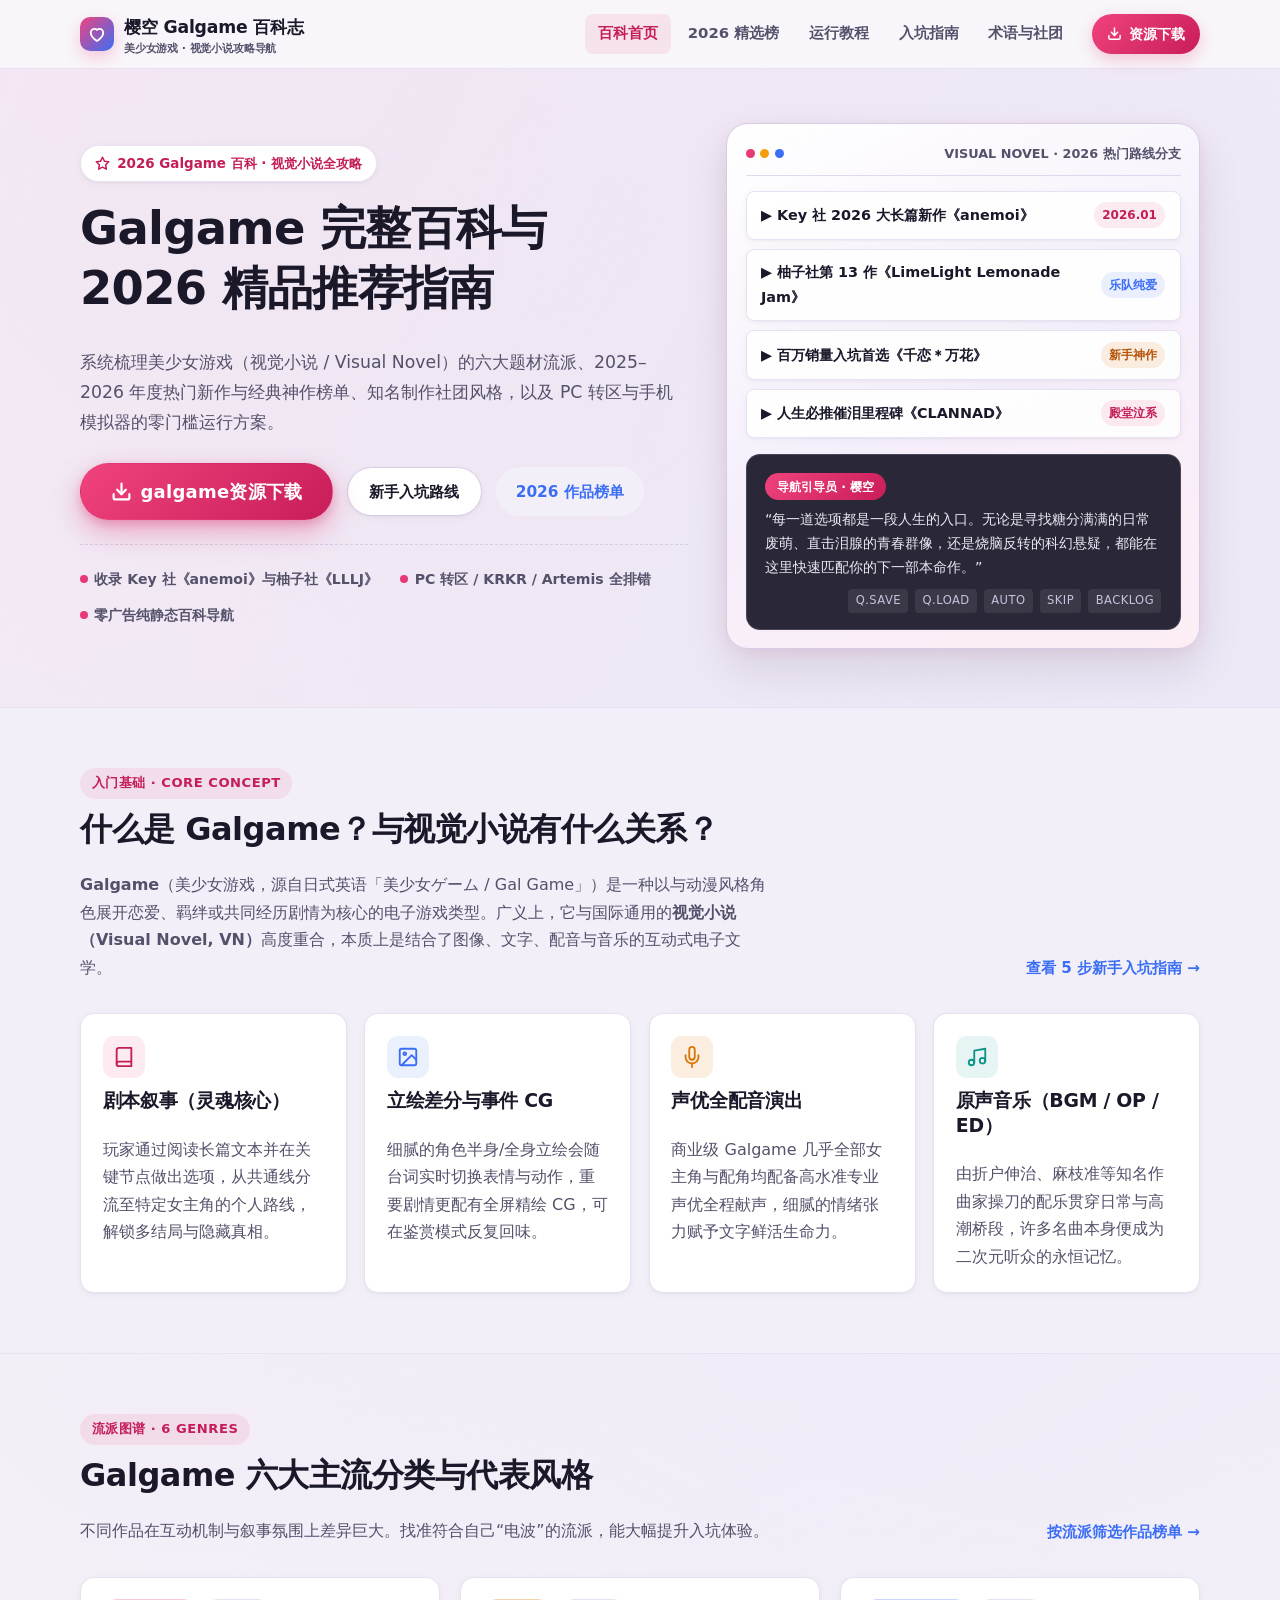
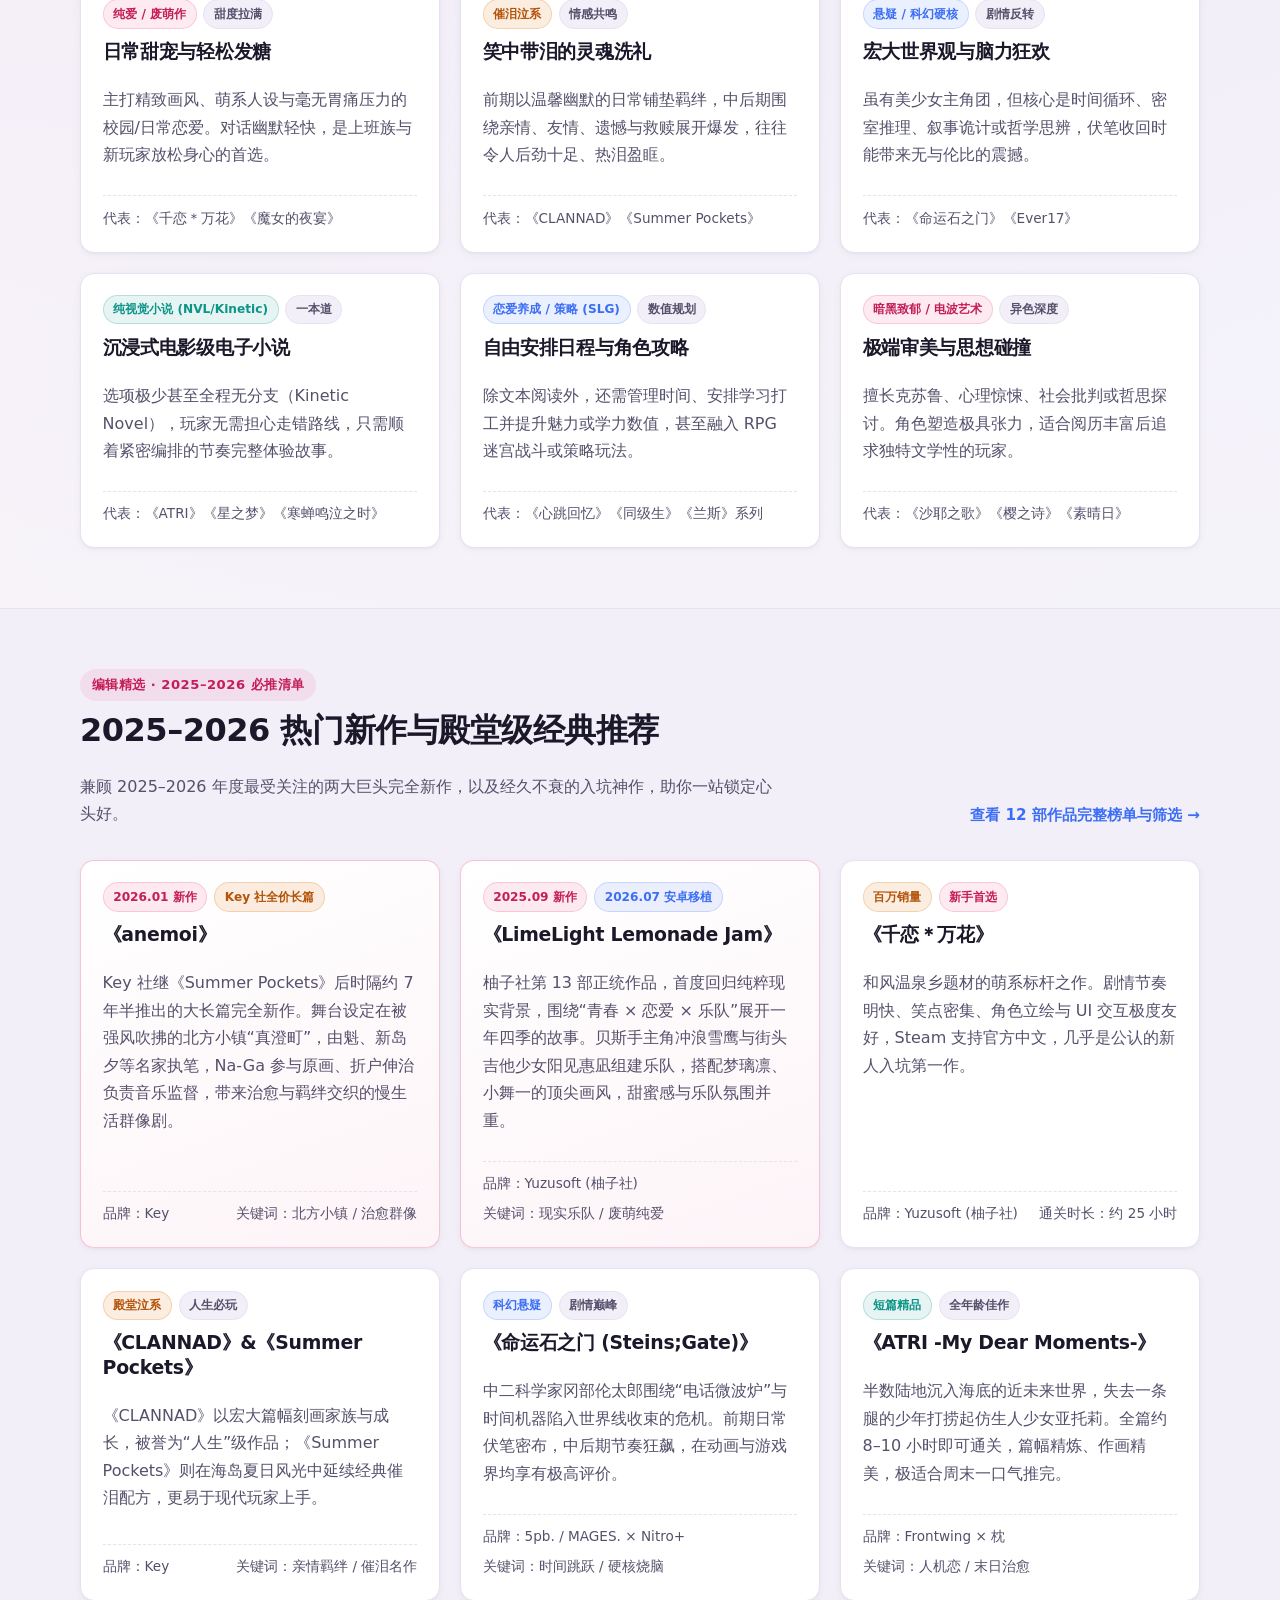
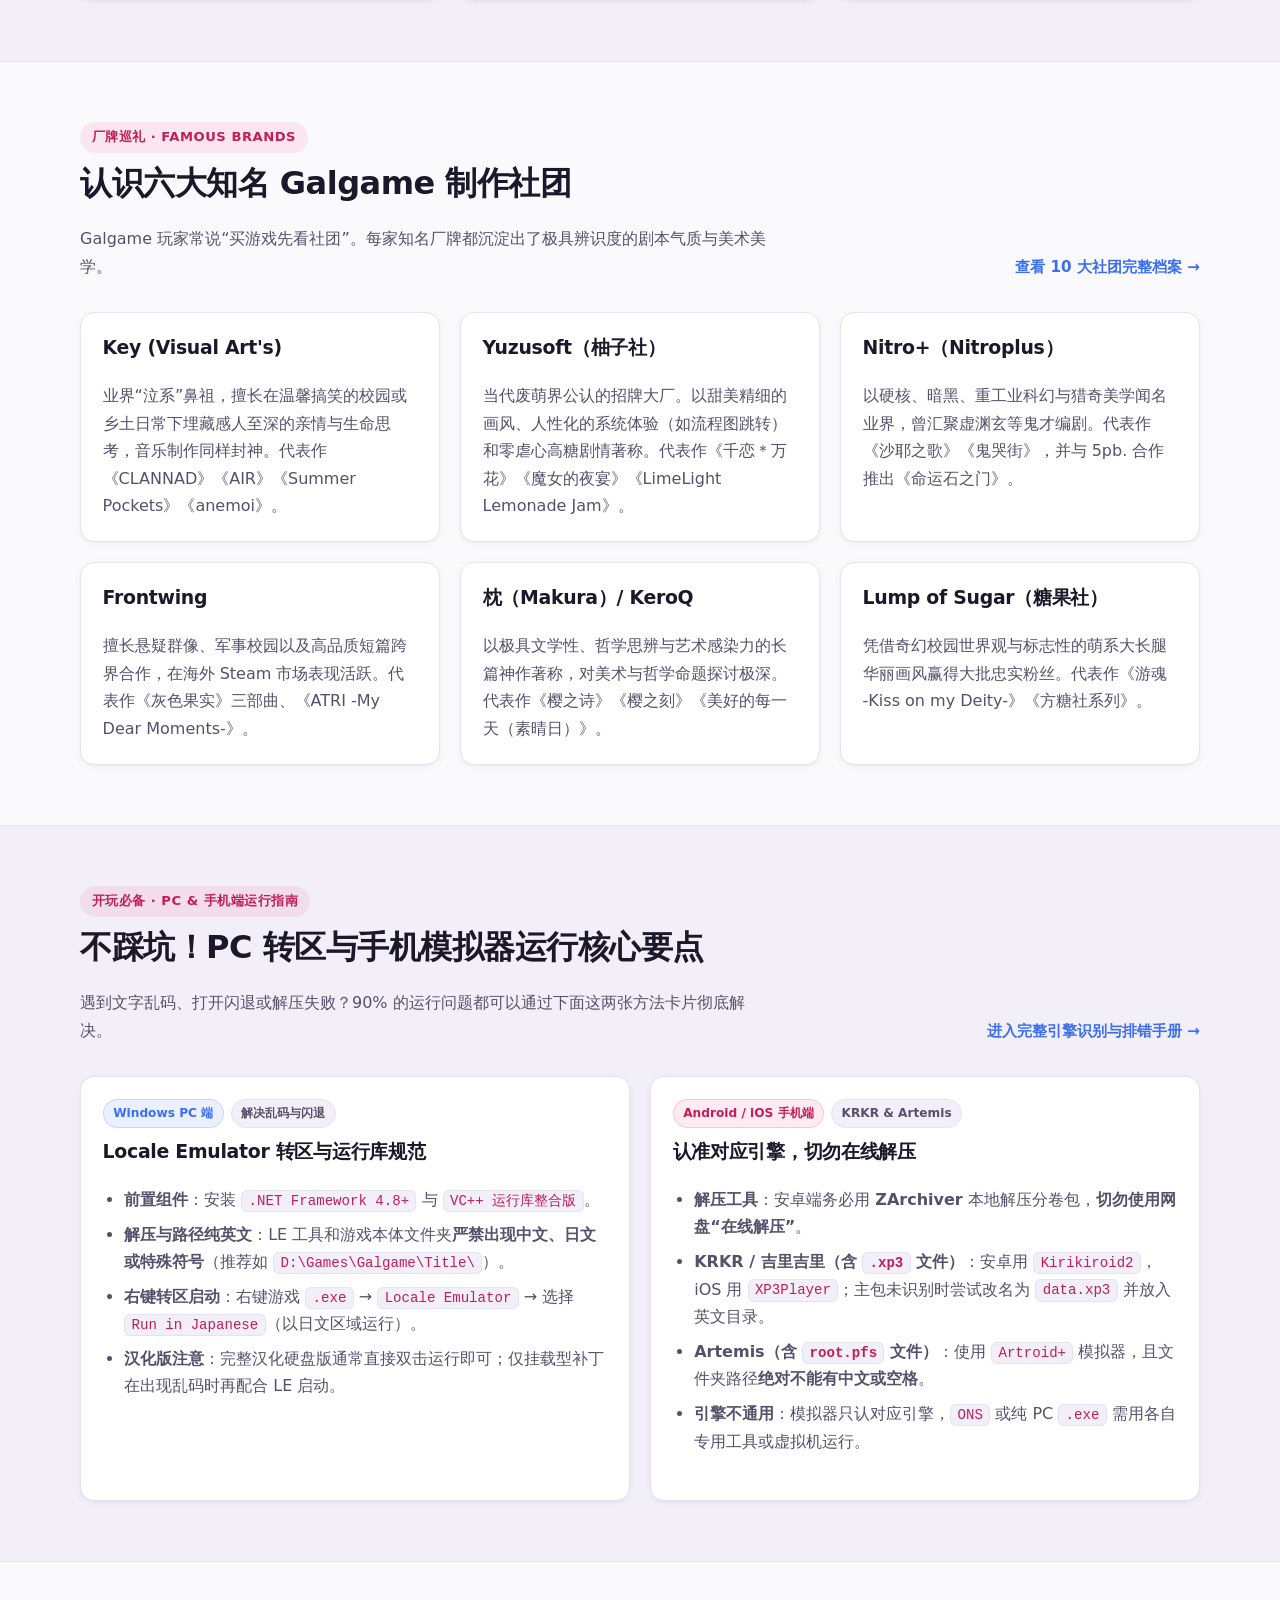
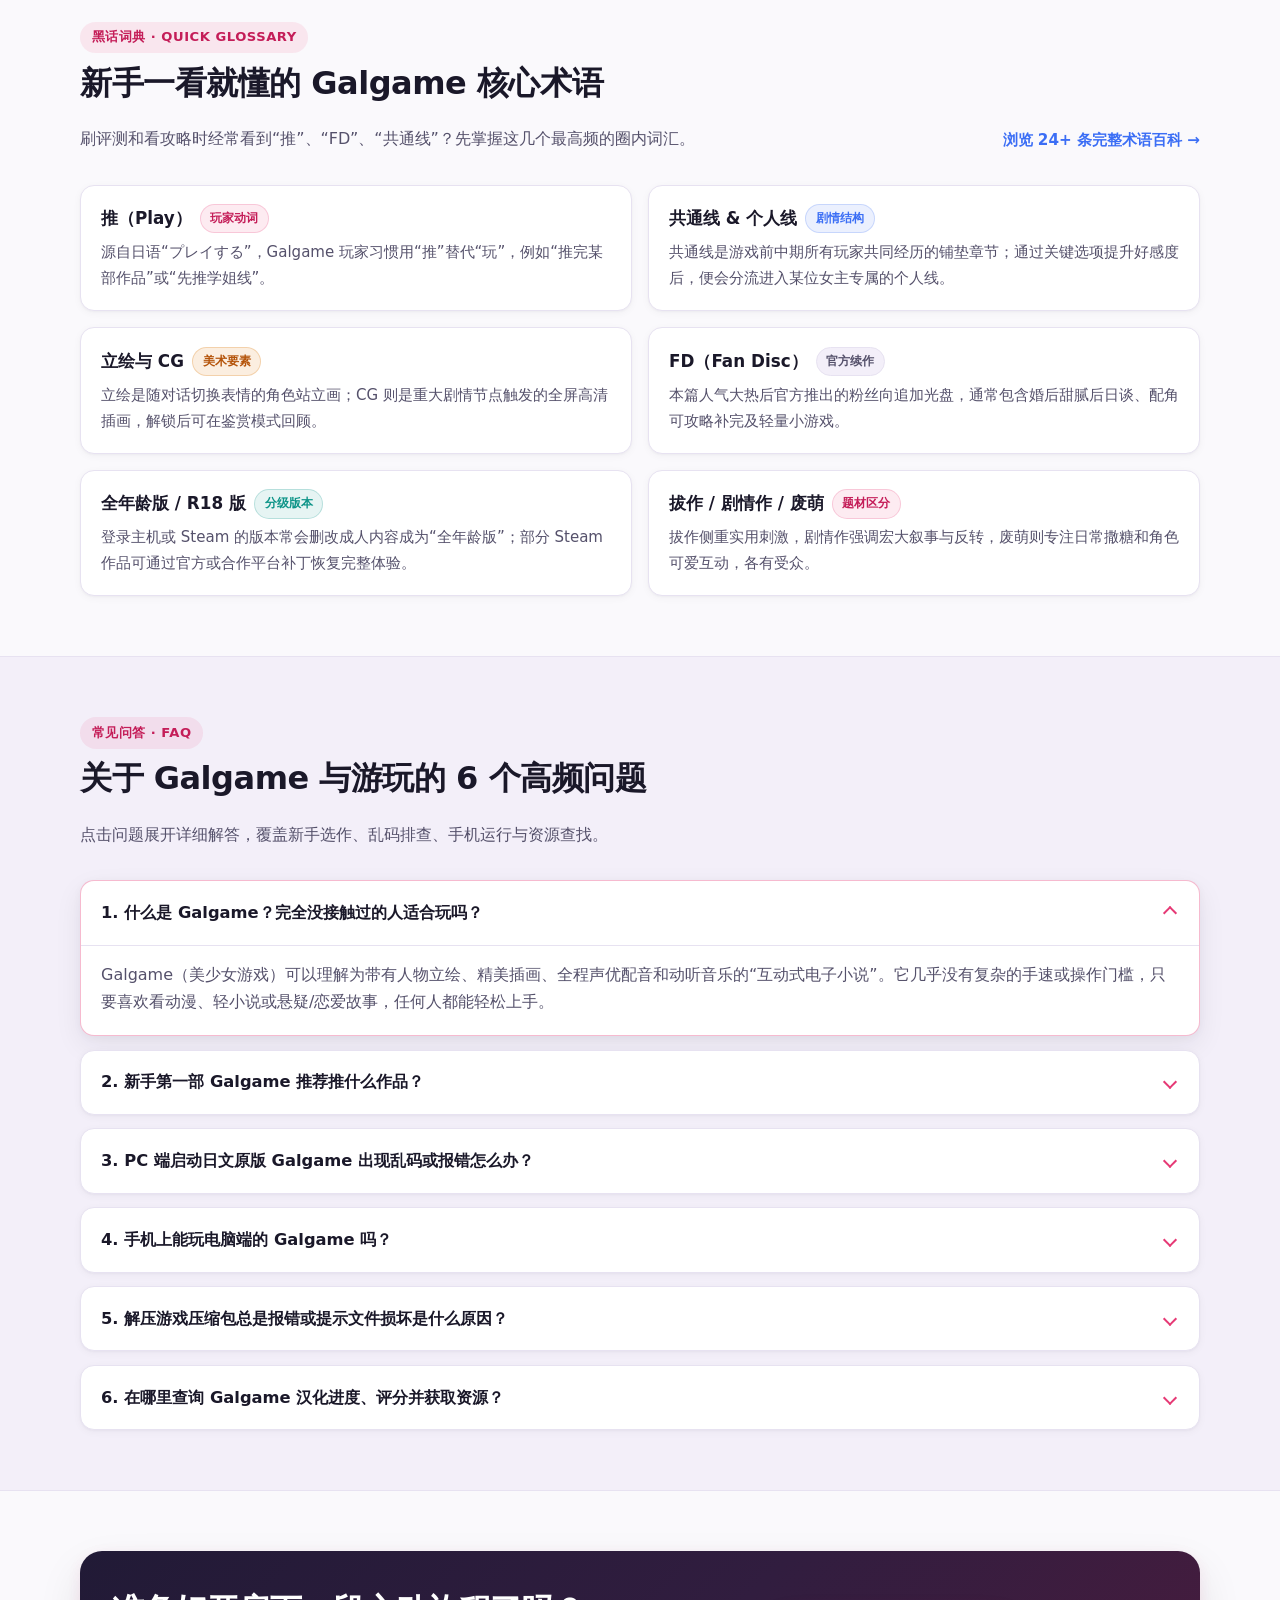
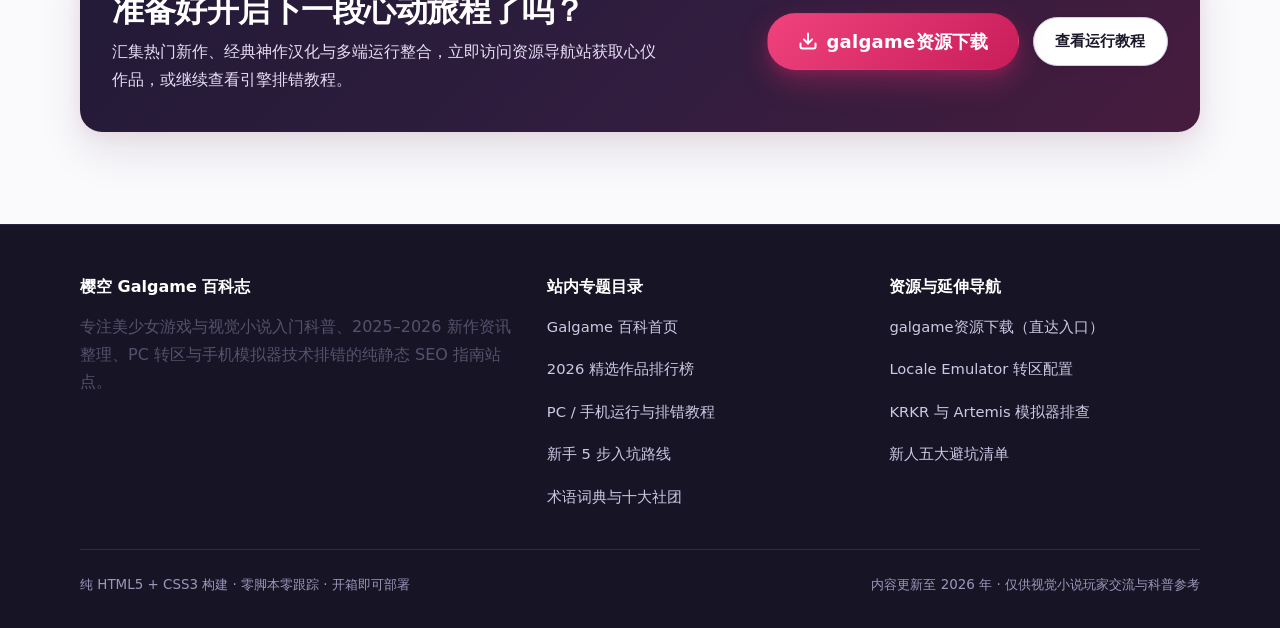
<file: index.html>
<!DOCTYPE html>
<html lang="zh-CN">
<head>
  <meta charset="UTF-8">
  <meta name="viewport" content="width=device-width, initial-scale=1.0">
  <title>Galgame 百科全书与 2026 精品推荐 - 美少女游戏入坑指南与资源导航</title>
  <meta name="description" content="全面整理 Galgame（美少女游戏/视觉小说）入门百科、六大流派分类、2025-2026 热门新作推荐、知名社团巡礼、PC 转区与手机模拟器运行教程，以及核心术语与资源下载导航。">
  <meta name="keywords" content="Galgame,美少女游戏,视觉小说,Galgame推荐,Galgame资源下载,2026 Galgame新作,柚子社,Key社,KRKR模拟器,Locale Emulator">
  <meta name="robots" content="index, follow, max-snippet:-1, max-image-preview:large">
  <meta property="og:type" content="website">
  <meta property="og:locale" content="zh_CN">
  <meta property="og:site_name" content="樱空 Galgame 百科志">
  <meta property="og:title" content="Galgame 百科全书与 2026 精品推荐 - 美少女游戏入坑指南与资源导航">
  <meta property="og:description" content="涵盖 Galgame 定义分类、2025-2026 必玩神作、Key 社《anemoi》与柚子社《LimeLight Lemonade Jam》、PC/手机运行方案与高清资源直达入口。">
  <link rel="icon" type="image/svg+xml" href="data:image/svg+xml,%3Csvg xmlns='http://www.w3.org/2000/svg' viewBox='0 0 64 64'%3E%3Cdefs%3E%3ClinearGradient id='g' x1='0' y1='0' x2='1' y2='1'%3E%3Cstop offset='0%25' stop-color='%23f0437e'/%3E%3Cstop offset='100%25' stop-color='%233b6ef5'/%3E%3C/linearGradient%3E%3C/defs%3E%3Crect width='64' height='64' rx='16' fill='url(%23g)'/%3E%3Cpath d='M32 49C20 40 13 33 13 24a10 10 0 0 1 19-4.5A10 10 0 0 1 51 24c0 9-7 16-19 25z' fill='%23ffffff'/%3E%3C/svg%3E">
  <link rel="stylesheet" href="styles.css">
</head>
<body>
  <a class="skip-link" href="#main-content">跳至正文内容</a>

  <header class="site-header" itemscope itemtype="https://schema.org/WebSite">
    <meta itemprop="inLanguage" content="zh-CN">
    <div class="container header-inner">
      <a class="brand-logo" href="index.html">
        <span class="brand-mark" aria-hidden="true">
          <svg width="20" height="20" viewBox="0 0 24 24" fill="none" stroke="currentColor" stroke-width="2.2" stroke-linecap="round" stroke-linejoin="round">
            <path d="M12 20.5s-7.5-4.8-7.5-10.2A4.5 4.5 0 0 1 12 7a4.5 4.5 0 0 1 7.5 3.3c0 5.4-7.5 10.2-7.5 10.2z"/>
          </svg>
        </span>
        <span>
          <span itemprop="name">樱空 Galgame 百科志</span>
          <span class="brand-sub">美少女游戏 · 视觉小说攻略导航</span>
        </span>
      </a>

      <input type="checkbox" id="nav-toggle" class="nav-toggle" aria-label="展开或收起导航菜单">
      <label class="nav-toggle-label" for="nav-toggle">
        <svg width="18" height="18" viewBox="0 0 24 24" fill="none" stroke="currentColor" stroke-width="2.2" stroke-linecap="round" aria-hidden="true">
          <line x1="3" y1="6" x2="21" y2="6"/>
          <line x1="3" y1="12" x2="21" y2="12"/>
          <line x1="3" y1="18" x2="21" y2="18"/>
        </svg>
        菜单
      </label>

      <div class="nav-wrapper">
        <nav class="site-nav" aria-label="主导航">
          <a href="index.html" aria-current="page">百科首页</a>
          <a href="ranking.html">2026 精选榜</a>
          <a href="engines.html">运行教程</a>
          <a href="guide.html">入坑指南</a>
          <a href="glossary.html">术语与社团</a>
        </nav>
        <a class="header-cta" href="https://game123.download/" target="_blank" rel="noopener noreferrer">
          <svg width="15" height="15" viewBox="0 0 24 24" fill="none" stroke="currentColor" stroke-width="2.4" stroke-linecap="round" stroke-linejoin="round" aria-hidden="true">
            <path d="M21 15v4a2 2 0 0 1-2 2H5a2 2 0 0 1-2-2v-4"/>
            <polyline points="7 10 12 15 17 10"/>
            <line x1="12" y1="15" x2="12" y2="3"/>
          </svg>
          <span>资源下载</span>
        </a>
      </div>
    </div>
  </header>

  <main id="main-content">
    <!-- Hero Section -->
    <section class="hero">
      <div class="container hero-grid">
        <div>
          <span class="hero-badge">
            <svg width="15" height="15" viewBox="0 0 24 24" fill="none" stroke="currentColor" stroke-width="2.4" stroke-linecap="round" stroke-linejoin="round" aria-hidden="true">
              <polygon points="12 2 15.09 8.26 22 9.27 17 14.14 18.18 21.02 12 17.77 5.82 21.02 7 14.14 2 9.27 8.91 8.26 12 2"/>
            </svg>
            2026 Galgame 百科 · 视觉小说全攻略
          </span>
          <h1>Galgame 完整百科与 2026 精品推荐指南</h1>
          <p class="hero-lead">
            系统梳理美少女游戏（视觉小说 / Visual Novel）的六大题材流派、2025–2026 年度热门新作与经典神作榜单、知名制作社团风格，以及 PC 转区与手机模拟器的零门槛运行方案。
          </p>

          <div class="btn-group">
            <a class="btn btn-download" href="https://game123.download/" target="_blank" rel="noopener noreferrer">
              <svg width="21" height="21" viewBox="0 0 24 24" fill="none" stroke="currentColor" stroke-width="2.5" stroke-linecap="round" stroke-linejoin="round" aria-hidden="true">
                <path d="M21 15v4a2 2 0 0 1-2 2H5a2 2 0 0 1-2-2v-4"/>
                <polyline points="7 10 12 15 17 10"/>
                <line x1="12" y1="15" x2="12" y2="3"/>
              </svg>
              <span>galgame资源下载</span>
            </a>
            <a class="btn btn-secondary" href="guide.html">新手入坑路线</a>
            <a class="btn btn-ghost" href="ranking.html">2026 作品榜单</a>
          </div>

          <div class="hero-meta-strip">
            <span class="hero-meta-item"><span class="hero-meta-dot" aria-hidden="true"></span>收录 Key 社《anemoi》与柚子社《LLLJ》</span>
            <span class="hero-meta-item"><span class="hero-meta-dot" aria-hidden="true"></span>PC 转区 / KRKR / Artemis 全排错</span>
            <span class="hero-meta-item"><span class="hero-meta-dot" aria-hidden="true"></span>零广告纯静态百科导航</span>
          </div>
        </div>

        <!-- Pure CSS Visual Novel Dialogue Window Preview -->
        <aside class="vn-stage" aria-label="视觉小说界面与 2026 热门风向速览">
          <div class="vn-topbar">
            <span class="vn-dots" aria-hidden="true"><span></span><span></span><span></span></span>
            <span>VISUAL NOVEL · 2026 热门路线分支</span>
          </div>

          <div class="vn-choices">
            <a class="vn-choice-item" href="ranking.html#new-releases">
              <strong>▶ Key 社 2026 大长篇新作《anemoi》</strong>
              <span class="vn-choice-tag">2026.01</span>
            </a>
            <a class="vn-choice-item" href="ranking.html#new-releases">
              <strong>▶ 柚子社第 13 作《LimeLight Lemonade Jam》</strong>
              <span class="vn-choice-tag blue">乐队纯爱</span>
            </a>
            <a class="vn-choice-item" href="ranking.html#works-directory">
              <strong>▶ 百万销量入坑首选《千恋＊万花》</strong>
              <span class="vn-choice-tag gold">新手神作</span>
            </a>
            <a class="vn-choice-item" href="ranking.html#works-directory">
              <strong>▶ 人生必推催泪里程碑《CLANNAD》</strong>
              <span class="vn-choice-tag">殿堂泣系</span>
            </a>
          </div>

          <div class="vn-dialogue">
            <span class="vn-speaker">导航引导员 · 樱空</span>
            <p>
              “每一道选项都是一段人生的入口。无论是寻找糖分满满的日常废萌、直击泪腺的青春群像，还是烧脑反转的科幻悬疑，都能在这里快速匹配你的下一部本命作。”
            </p>
            <div class="vn-hud" aria-hidden="true">
              <span>Q.SAVE</span>
              <span>Q.LOAD</span>
              <span>AUTO</span>
              <span>SKIP</span>
              <span>BACKLOG</span>
            </div>
          </div>
        </aside>
      </div>
    </section>

    <!-- Section 1: What is Galgame -->
    <section class="section section-soft" id="what-is-galgame">
      <div class="container">
        <div class="section-header">
          <div>
            <span class="section-eyebrow">入门基础 · Core Concept</span>
            <h2>什么是 Galgame？与视觉小说有什么关系？</h2>
            <p class="section-desc">
              <strong>Galgame</strong>（美少女游戏，源自日式英语「美少女ゲーム / Gal Game」）是一种以与动漫风格角色展开恋爱、羁绊或共同经历剧情为核心的电子游戏类型。广义上，它与国际通用的<strong>视觉小说（Visual Novel, VN）</strong>高度重合，本质上是结合了图像、文字、配音与音乐的互动式电子文学。
            </p>
          </div>
          <a class="section-more" href="guide.html">查看 5 步新手入坑指南 →</a>
        </div>

        <div class="grid-4">
          <article class="card">
            <div class="card-icon" aria-hidden="true">
              <svg width="22" height="22" viewBox="0 0 24 24" fill="none" stroke="currentColor" stroke-width="2" stroke-linecap="round" stroke-linejoin="round">
                <path d="M4 19.5A2.5 2.5 0 0 1 6.5 17H20"/>
                <path d="M6.5 2H20v20H6.5A2.5 2.5 0 0 1 4 19.5v-15A2.5 2.5 0 0 1 6.5 2z"/>
              </svg>
            </div>
            <h3>剧本叙事（灵魂核心）</h3>
            <p>玩家通过阅读长篇文本并在关键节点做出选项，从共通线分流至特定女主角的个人路线，解锁多结局与隐藏真相。</p>
          </article>

          <article class="card">
            <div class="card-icon blue" aria-hidden="true">
              <svg width="22" height="22" viewBox="0 0 24 24" fill="none" stroke="currentColor" stroke-width="2" stroke-linecap="round" stroke-linejoin="round">
                <rect x="3" y="3" width="18" height="18" rx="2" ry="2"/>
                <circle cx="8.5" cy="8.5" r="1.5"/>
                <polyline points="21 15 16 10 5 21"/>
              </svg>
            </div>
            <h3>立绘差分与事件 CG</h3>
            <p>细腻的角色半身/全身立绘会随台词实时切换表情与动作，重要剧情更配有全屏精绘 CG，可在鉴赏模式反复回味。</p>
          </article>

          <article class="card">
            <div class="card-icon gold" aria-hidden="true">
              <svg width="22" height="22" viewBox="0 0 24 24" fill="none" stroke="currentColor" stroke-width="2" stroke-linecap="round" stroke-linejoin="round">
                <path d="M12 1a3 3 0 0 0-3 3v8a3 3 0 0 0 6 0V4a3 3 0 0 0-3-3z"/>
                <path d="M19 10v2a7 7 0 0 1-14 0v-2"/>
                <line x1="12" y1="19" x2="12" y2="23"/>
              </svg>
            </div>
            <h3>声优全配音演出</h3>
            <p>商业级 Galgame 几乎全部女主角与配角均配备高水准专业声优全程献声，细腻的情绪张力赋予文字鲜活生命力。</p>
          </article>

          <article class="card">
            <div class="card-icon emerald" aria-hidden="true">
              <svg width="22" height="22" viewBox="0 0 24 24" fill="none" stroke="currentColor" stroke-width="2" stroke-linecap="round" stroke-linejoin="round">
                <path d="M9 18V5l12-2v13"/>
                <circle cx="6" cy="18" r="3"/>
                <circle cx="18" cy="16" r="3"/>
              </svg>
            </div>
            <h3>原声音乐（BGM / OP / ED）</h3>
            <p>由折户伸治、麻枝准等知名作曲家操刀的配乐贯穿日常与高潮桥段，许多名曲本身便成为二次元听众的永恒记忆。</p>
          </article>
        </div>
      </div>
    </section>

    <!-- Section 2: Six Main Genres -->
    <section class="section" id="genres">
      <div class="container">
        <div class="section-header">
          <div>
            <span class="section-eyebrow">流派图谱 · 6 Genres</span>
            <h2>Galgame 六大主流分类与代表风格</h2>
            <p class="section-desc">
              不同作品在互动机制与叙事氛围上差异巨大。找准符合自己“电波”的流派，能大幅提升入坑体验。
            </p>
          </div>
          <a class="section-more" href="ranking.html">按流派筛选作品榜单 →</a>
        </div>

        <div class="grid-3">
          <article class="card">
            <div class="badge-row">
              <span class="badge pink">纯爱 / 废萌作</span>
              <span class="badge">甜度拉满</span>
            </div>
            <h3>日常甜宠与轻松发糖</h3>
            <p>主打精致画风、萌系人设与毫无胃痛压力的校园/日常恋爱。对话幽默轻快，是上班族与新玩家放松身心的首选。</p>
            <div class="card-meta">
              <span>代表：《千恋＊万花》《魔女的夜宴》</span>
            </div>
          </article>

          <article class="card">
            <div class="badge-row">
              <span class="badge gold">催泪泣系</span>
              <span class="badge">情感共鸣</span>
            </div>
            <h3>笑中带泪的灵魂洗礼</h3>
            <p>前期以温馨幽默的日常铺垫羁绊，中后期围绕亲情、友情、遗憾与救赎展开爆发，往往令人后劲十足、热泪盈眶。</p>
            <div class="card-meta">
              <span>代表：《CLANNAD》《Summer Pockets》</span>
            </div>
          </article>

          <article class="card">
            <div class="badge-row">
              <span class="badge blue">悬疑 / 科幻硬核</span>
              <span class="badge">剧情反转</span>
            </div>
            <h3>宏大世界观与脑力狂欢</h3>
            <p>虽有美少女主角团，但核心是时间循环、密室推理、叙事诡计或哲学思辨，伏笔收回时能带来无与伦比的震撼。</p>
            <div class="card-meta">
              <span>代表：《命运石之门》《Ever17》</span>
            </div>
          </article>

          <article class="card">
            <div class="badge-row">
              <span class="badge emerald">纯视觉小说 (NVL/Kinetic)</span>
              <span class="badge">一本道</span>
            </div>
            <h3>沉浸式电影级电子小说</h3>
            <p>选项极少甚至全程无分支（Kinetic Novel），玩家无需担心走错路线，只需顺着紧密编排的节奏完整体验故事。</p>
            <div class="card-meta">
              <span>代表：《ATRI》《星之梦》《寒蝉鸣泣之时》</span>
            </div>
          </article>

          <article class="card">
            <div class="badge-row">
              <span class="badge blue">恋爱养成 / 策略 (SLG)</span>
              <span class="badge">数值规划</span>
            </div>
            <h3>自由安排日程与角色攻略</h3>
            <p>除文本阅读外，还需管理时间、安排学习打工并提升魅力或学力数值，甚至融入 RPG 迷宫战斗或策略玩法。</p>
            <div class="card-meta">
              <span>代表：《心跳回忆》《同级生》《兰斯》系列</span>
            </div>
          </article>

          <article class="card">
            <div class="badge-row">
              <span class="badge pink">暗黑致郁 / 电波艺术</span>
              <span class="badge">异色深度</span>
            </div>
            <h3>极端审美与思想碰撞</h3>
            <p>擅长克苏鲁、心理惊悚、社会批判或哲思探讨。角色塑造极具张力，适合阅历丰富后追求独特文学性的玩家。</p>
            <div class="card-meta">
              <span>代表：《沙耶之歌》《樱之诗》《素晴日》</span>
            </div>
          </article>
        </div>
      </div>
    </section>

    <!-- Section 3: 2025-2026 Recommendations & Classics -->
    <section class="section section-soft" id="featured-works">
      <div class="container">
        <div class="section-header">
          <div>
            <span class="section-eyebrow">编辑精选 · 2025–2026 必推清单</span>
            <h2>2025–2026 热门新作与殿堂级经典推荐</h2>
            <p class="section-desc">
              兼顾 2025–2026 年度最受关注的两大巨头完全新作，以及经久不衰的入坑神作，助你一站锁定心头好。
            </p>
          </div>
          <a class="section-more" href="ranking.html">查看 12 部作品完整榜单与筛选 →</a>
        </div>

        <div class="grid-3">
          <article class="card card-highlight">
            <div class="badge-row">
              <span class="badge pink">2026.01 新作</span>
              <span class="badge gold">Key 社全价长篇</span>
            </div>
            <h3>《anemoi》</h3>
            <p>Key 社继《Summer Pockets》后时隔约 7 年半推出的大长篇完全新作。舞台设定在被强风吹拂的北方小镇“真澄町”，由魁、新岛夕等名家执笔，Na-Ga 参与原画、折户伸治负责音乐监督，带来治愈与羁绊交织的慢生活群像剧。</p>
            <div class="card-meta">
              <span>品牌：Key</span>
              <span>关键词：北方小镇 / 治愈群像</span>
            </div>
          </article>

          <article class="card card-highlight">
            <div class="badge-row">
              <span class="badge pink">2025.09 新作</span>
              <span class="badge blue">2026.07 安卓移植</span>
            </div>
            <h3>《LimeLight Lemonade Jam》</h3>
            <p>柚子社第 13 部正统作品，首度回归纯粹现实背景，围绕“青春 × 恋爱 × 乐队”展开一年四季的故事。贝斯手主角冲浪雪鹰与街头吉他少女阳见惠凪组建乐队，搭配梦璃凛、小舞一的顶尖画风，甜蜜感与乐队氛围并重。</p>
            <div class="card-meta">
              <span>品牌：Yuzusoft (柚子社)</span>
              <span>关键词：现实乐队 / 废萌纯爱</span>
            </div>
          </article>

          <article class="card">
            <div class="badge-row">
              <span class="badge gold">百万销量</span>
              <span class="badge pink">新手首选</span>
            </div>
            <h3>《千恋＊万花》</h3>
            <p>和风温泉乡题材的萌系标杆之作。剧情节奏明快、笑点密集、角色立绘与 UI 交互极度友好，Steam 支持官方中文，几乎是公认的新人入坑第一作。</p>
            <div class="card-meta">
              <span>品牌：Yuzusoft (柚子社)</span>
              <span>通关时长：约 25 小时</span>
            </div>
          </article>

          <article class="card">
            <div class="badge-row">
              <span class="badge gold">殿堂泣系</span>
              <span class="badge">人生必玩</span>
            </div>
            <h3>《CLANNAD》&amp;《Summer Pockets》</h3>
            <p>《CLANNAD》以宏大篇幅刻画家族与成长，被誉为“人生”级作品；《Summer Pockets》则在海岛夏日风光中延续经典催泪配方，更易于现代玩家上手。</p>
            <div class="card-meta">
              <span>品牌：Key</span>
              <span>关键词：亲情羁绊 / 催泪名作</span>
            </div>
          </article>

          <article class="card">
            <div class="badge-row">
              <span class="badge blue">科幻悬疑</span>
              <span class="badge">剧情巅峰</span>
            </div>
            <h3>《命运石之门 (Steins;Gate)》</h3>
            <p>中二科学家冈部伦太郎围绕“电话微波炉”与时间机器陷入世界线收束的危机。前期日常伏笔密布，中后期节奏狂飙，在动画与游戏界均享有极高评价。</p>
            <div class="card-meta">
              <span>品牌：5pb. / MAGES. × Nitro+</span>
              <span>关键词：时间跳跃 / 硬核烧脑</span>
            </div>
          </article>

          <article class="card">
            <div class="badge-row">
              <span class="badge emerald">短篇精品</span>
              <span class="badge">全年龄佳作</span>
            </div>
            <h3>《ATRI -My Dear Moments-》</h3>
            <p>半数陆地沉入海底的近未来世界，失去一条腿的少年打捞起仿生人少女亚托莉。全篇约 8–10 小时即可通关，篇幅精炼、作画精美，极适合周末一口气推完。</p>
            <div class="card-meta">
              <span>品牌：Frontwing × 枕</span>
              <span>关键词：人机恋 / 末日治愈</span>
            </div>
          </article>
        </div>
      </div>
    </section>

    <!-- Section 4: Famous Studios -->
    <section class="section" id="studios">
      <div class="container">
        <div class="section-header">
          <div>
            <span class="section-eyebrow">厂牌巡礼 · Famous Brands</span>
            <h2>认识六大知名 Galgame 制作社团</h2>
            <p class="section-desc">
              Galgame 玩家常说“买游戏先看社团”。每家知名厂牌都沉淀出了极具辨识度的剧本气质与美术美学。
            </p>
          </div>
          <a class="section-more" href="glossary.html#studios-archive">查看 10 大社团完整档案 →</a>
        </div>

        <div class="grid-3">
          <article class="card">
            <h3>Key (Visual Art's)</h3>
            <p>业界“泣系”鼻祖，擅长在温馨搞笑的校园或乡土日常下埋藏感人至深的亲情与生命思考，音乐制作同样封神。代表作《CLANNAD》《AIR》《Summer Pockets》《anemoi》。</p>
          </article>
          <article class="card">
            <h3>Yuzusoft（柚子社）</h3>
            <p>当代废萌界公认的招牌大厂。以甜美精细的画风、人性化的系统体验（如流程图跳转）和零虐心高糖剧情著称。代表作《千恋＊万花》《魔女的夜宴》《LimeLight Lemonade Jam》。</p>
          </article>
          <article class="card">
            <h3>Nitro+（Nitroplus）</h3>
            <p>以硬核、暗黑、重工业科幻与猎奇美学闻名业界，曾汇聚虚渊玄等鬼才编剧。代表作《沙耶之歌》《鬼哭街》，并与 5pb. 合作推出《命运石之门》。</p>
          </article>
          <article class="card">
            <h3>Frontwing</h3>
            <p>擅长悬疑群像、军事校园以及高品质短篇跨界合作，在海外 Steam 市场表现活跃。代表作《灰色果实》三部曲、《ATRI -My Dear Moments-》。</p>
          </article>
          <article class="card">
            <h3>枕（Makura）/ KeroQ</h3>
            <p>以极具文学性、哲学思辨与艺术感染力的长篇神作著称，对美术与哲学命题探讨极深。代表作《樱之诗》《樱之刻》《美好的每一天（素晴日）》。</p>
          </article>
          <article class="card">
            <h3>Lump of Sugar（糖果社）</h3>
            <p>凭借奇幻校园世界观与标志性的萌系大长腿华丽画风赢得大批忠实粉丝。代表作《游魂 -Kiss on my Deity-》《方糖社系列》。</p>
          </article>
        </div>
      </div>
    </section>

    <!-- Section 5: PC & Mobile Running Quick Overview -->
    <section class="section section-soft" id="running-overview">
      <div class="container">
        <div class="section-header">
          <div>
            <span class="section-eyebrow">开玩必备 · PC &amp; 手机端运行指南</span>
            <h2>不踩坑！PC 转区与手机模拟器运行核心要点</h2>
            <p class="section-desc">
              遇到文字乱码、打开闪退或解压失败？90% 的运行问题都可以通过下面这两张方法卡片彻底解决。
            </p>
          </div>
          <a class="section-more" href="engines.html">进入完整引擎识别与排错手册 →</a>
        </div>

        <div class="grid-2">
          <article class="card">
            <div class="badge-row">
              <span class="badge blue">Windows PC 端</span>
              <span class="badge">解决乱码与闪退</span>
            </div>
            <h3>Locale Emulator 转区与运行库规范</h3>
            <ul>
              <li><strong>前置组件</strong>：安装 <code>.NET Framework 4.8+</code> 与 <code>VC++ 运行库整合版</code>。</li>
              <li><strong>解压与路径纯英文</strong>：LE 工具和游戏本体文件夹<strong>严禁出现中文、日文或特殊符号</strong>（推荐如 <code>D:\Games\Galgame\Title\</code>）。</li>
              <li><strong>右键转区启动</strong>：右键游戏 <code>.exe</code> → <code>Locale Emulator</code> → 选择 <code>Run in Japanese</code>（以日文区域运行）。</li>
              <li><strong>汉化版注意</strong>：完整汉化硬盘版通常直接双击运行即可；仅挂载型补丁在出现乱码时再配合 LE 启动。</li>
            </ul>
          </article>

          <article class="card">
            <div class="badge-row">
              <span class="badge pink">Android / iOS 手机端</span>
              <span class="badge">KRKR &amp; Artemis</span>
            </div>
            <h3>认准对应引擎，切勿在线解压</h3>
            <ul>
              <li><strong>解压工具</strong>：安卓端务必用 <strong>ZArchiver</strong> 本地解压分卷包，<strong>切勿使用网盘“在线解压”</strong>。</li>
              <li><strong>KRKR / 吉里吉里（含 <code>.xp3</code> 文件）</strong>：安卓用 <code>Kirikiroid2</code>，iOS 用 <code>XP3Player</code>；主包未识别时尝试改名为 <code>data.xp3</code> 并放入英文目录。</li>
              <li><strong>Artemis（含 <code>root.pfs</code> 文件）</strong>：使用 <code>Artroid+</code> 模拟器，且文件夹路径<strong>绝对不能有中文或空格</strong>。</li>
              <li><strong>引擎不通用</strong>：模拟器只认对应引擎，<code>ONS</code> 或纯 PC <code>.exe</code> 需用各自专用工具或虚拟机运行。</li>
            </ul>
          </article>
        </div>
      </div>
    </section>

    <!-- Section 6: Core Glossary Preview -->
    <section class="section" id="glossary-preview">
      <div class="container">
        <div class="section-header">
          <div>
            <span class="section-eyebrow">黑话词典 · Quick Glossary</span>
            <h2>新手一看就懂的 Galgame 核心术语</h2>
            <p class="section-desc">
              刷评测和看攻略时经常看到“推”、“FD”、“共通线”？先掌握这几个最高频的圈内词汇。
            </p>
          </div>
          <a class="section-more" href="glossary.html">浏览 24+ 条完整术语百科 →</a>
        </div>

        <dl class="glossary-grid">
          <div class="glossary-entry">
            <dt>推（Play）<span class="badge pink">玩家动词</span></dt>
            <dd>源自日语“プレイする”，Galgame 玩家习惯用“推”替代“玩”，例如“推完某部作品”或“先推学姐线”。</dd>
          </div>
          <div class="glossary-entry">
            <dt>共通线 &amp; 个人线<span class="badge blue">剧情结构</span></dt>
            <dd>共通线是游戏前中期所有玩家共同经历的铺垫章节；通过关键选项提升好感度后，便会分流进入某位女主专属的个人线。</dd>
          </div>
          <div class="glossary-entry">
            <dt>立绘与 CG<span class="badge gold">美术要素</span></dt>
            <dd>立绘是随对话切换表情的角色站立画；CG 则是重大剧情节点触发的全屏高清插画，解锁后可在鉴赏模式回顾。</dd>
          </div>
          <div class="glossary-entry">
            <dt>FD（Fan Disc）<span class="badge">官方续作</span></dt>
            <dd>本篇人气大热后官方推出的粉丝向追加光盘，通常包含婚后甜腻后日谈、配角可攻略补完及轻量小游戏。</dd>
          </div>
          <div class="glossary-entry">
            <dt>全年龄版 / R18 版<span class="badge emerald">分级版本</span></dt>
            <dd>登录主机或 Steam 的版本常会删改成人内容成为“全年龄版”；部分 Steam 作品可通过官方或合作平台补丁恢复完整体验。</dd>
          </div>
          <div class="glossary-entry">
            <dt>拔作 / 剧情作 / 废萌<span class="badge pink">题材区分</span></dt>
            <dd>拔作侧重实用刺激，剧情作强调宏大叙事与反转，废萌则专注日常撒糖和角色可爱互动，各有受众。</dd>
          </div>
        </dl>
      </div>
    </section>

    <!-- Section 7: FAQ with Schema.org FAQPage Microdata -->
    <section class="section section-soft" id="faq" itemscope itemtype="https://schema.org/FAQPage">
      <div class="container">
        <div class="section-header">
          <div>
            <span class="section-eyebrow">常见问答 · FAQ</span>
            <h2>关于 Galgame 与游玩的 6 个高频问题</h2>
            <p class="section-desc">点击问题展开详细解答，覆盖新手选作、乱码排查、手机运行与资源查找。</p>
          </div>
        </div>

        <div class="faq-list">
          <details class="faq-item" open itemscope itemprop="mainEntity" itemtype="https://schema.org/Question">
            <summary itemprop="name">1. 什么是 Galgame？完全没接触过的人适合玩吗？</summary>
            <div class="faq-body" itemscope itemprop="acceptedAnswer" itemtype="https://schema.org/Answer">
              <p itemprop="text">Galgame（美少女游戏）可以理解为带有人物立绘、精美插画、全程声优配音和动听音乐的“互动式电子小说”。它几乎没有复杂的手速或操作门槛，只要喜欢看动漫、轻小说或悬疑/恋爱故事，任何人都能轻松上手。</p>
            </div>
          </details>

          <details class="faq-item" itemscope itemprop="mainEntity" itemtype="https://schema.org/Question">
            <summary itemprop="name">2. 新手第一部 Galgame 推荐推什么作品？</summary>
            <div class="faq-body" itemscope itemprop="acceptedAnswer" itemtype="https://schema.org/Answer">
              <p itemprop="text">如果喜欢轻松甜蜜、画风精致，首推柚子社的《千恋＊万花》或 2025 年乐队新作《LimeLight Lemonade Jam》；如果想用短短一个周末体验精炼动人的故事，推荐《ATRI -My Dear Moments-》；偏爱烧脑悬疑则可以直接挑战《命运石之门》。</p>
            </div>
          </details>

          <details class="faq-item" itemscope itemprop="mainEntity" itemtype="https://schema.org/Question">
            <summary itemprop="name">3. PC 端启动日文原版 Galgame 出现乱码或报错怎么办？</summary>
            <div class="faq-body" itemscope itemprop="acceptedAnswer" itemtype="https://schema.org/Answer">
              <p itemprop="text">请依次完成三步：首先将游戏与工具全部放在纯英文路径下（绝不能有中文文件夹名）；其次确保已安装 .NET Framework 4.8+ 与 VC++ 运行库；最后下载 Locale Emulator（LE 转区工具），右键游戏主程序选择“Run in Japanese”即可正常显示日文与启动。</p>
            </div>
          </details>

          <details class="faq-item" itemscope itemprop="mainEntity" itemtype="https://schema.org/Question">
            <summary itemprop="name">4. 手机上能玩电脑端的 Galgame 吗？</summary>
            <div class="faq-body" itemscope itemprop="acceptedAnswer" itemtype="https://schema.org/Answer">
              <p itemprop="text">取决于游戏采用的引擎。如果游戏目录内有大量 .xp3 文件（KRKR 引擎），可在安卓用 Kirikiroid2 模拟器运行；如果含有 root.pfs 文件（Artemis 引擎），可用 Artroid+ 运行。而纯 Windows .exe 独占引擎则需要专门的手机端移植版或 Winlator 等 PC 兼容层环境。</p>
            </div>
          </details>

          <details class="faq-item" itemscope itemprop="mainEntity" itemtype="https://schema.org/Question">
            <summary itemprop="name">5. 解压游戏压缩包总是报错或提示文件损坏是什么原因？</summary>
            <div class="faq-body" itemscope itemprop="acceptedAnswer" itemtype="https://schema.org/Answer">
              <p itemprop="text">最常见的原因是使用了网盘自带的“在线解压”功能或手机自带简易文件管理器，导致分卷包校验失败。正确做法是将所有分卷完整下载到本地后，在电脑使用 7-Zip/WinRAR、在安卓使用 ZArchiver 进行本地解压。</p>
            </div>
          </details>

          <details class="faq-item" itemscope itemprop="mainEntity" itemtype="https://schema.org/Question">
            <summary itemprop="name">6. 在哪里查询 Galgame 汉化进度、评分并获取资源？</summary>
            <div class="faq-body" itemscope itemprop="acceptedAnswer" itemtype="https://schema.org/Answer">
              <p itemprop="text">查资料、看评分与汉化信息推荐访问国际视觉小说数据库 VNDB 与国内中文资料站 CnGal；如果需要直达整合资源站，可直接点击本页的“galgame资源下载”按钮前往导航站点，正版支持则可在 Steam、DLsite 或厂商官网选购。</p>
            </div>
          </details>
        </div>
      </div>
    </section>

    <!-- Bottom CTA Banner -->
    <section class="section">
      <div class="container">
        <div class="cta-banner">
          <div>
            <h2>准备好开启下一段心动旅程了吗？</h2>
            <p>汇集热门新作、经典神作汉化与多端运行整合，立即访问资源导航站获取心仪作品，或继续查看引擎排错教程。</p>
          </div>
          <div class="btn-group">
            <a class="btn btn-download" href="https://game123.download/" target="_blank" rel="noopener noreferrer">
              <svg width="20" height="20" viewBox="0 0 24 24" fill="none" stroke="currentColor" stroke-width="2.4" stroke-linecap="round" stroke-linejoin="round" aria-hidden="true">
                <path d="M21 15v4a2 2 0 0 1-2 2H5a2 2 0 0 1-2-2v-4"/>
                <polyline points="7 10 12 15 17 10"/>
                <line x1="12" y1="15" x2="12" y2="3"/>
              </svg>
              <span>galgame资源下载</span>
            </a>
            <a class="btn btn-secondary" href="engines.html">查看运行教程</a>
          </div>
        </div>
      </div>
    </section>
  </main>

  <footer class="site-footer">
    <div class="container">
      <div class="footer-grid">
        <div>
          <div class="footer-title">樱空 Galgame 百科志</div>
          <p>专注美少女游戏与视觉小说入门科普、2025–2026 新作资讯整理、PC 转区与手机模拟器技术排错的纯静态 SEO 指南站点。</p>
        </div>
        <div>
          <div class="footer-title">站内专题目录</div>
          <ul class="footer-links">
            <li><a href="index.html">Galgame 百科首页</a></li>
            <li><a href="ranking.html">2026 精选作品排行榜</a></li>
            <li><a href="engines.html">PC / 手机运行与排错教程</a></li>
            <li><a href="guide.html">新手 5 步入坑路线</a></li>
            <li><a href="glossary.html">术语词典与十大社团</a></li>
          </ul>
        </div>
        <div>
          <div class="footer-title">资源与延伸导航</div>
          <ul class="footer-links">
            <li><a href="https://game123.download/" target="_blank" rel="noopener noreferrer">galgame资源下载（直达入口）</a></li>
            <li><a href="engines.html#pc-le">Locale Emulator 转区配置</a></li>
            <li><a href="engines.html#mobile-krkr">KRKR 与 Artemis 模拟器排查</a></li>
            <li><a href="guide.html#pitfalls">新人五大避坑清单</a></li>
          </ul>
        </div>
      </div>
      <div class="footer-bottom">
        <span>纯 HTML5 + CSS3 构建 · 零脚本零跟踪 · 开箱即可部署</span>
        <span>内容更新至 2026 年 · 仅供视觉小说玩家交流与科普参考</span>
      </div>
    </div>
  </footer>
</body>
</html>
</file>
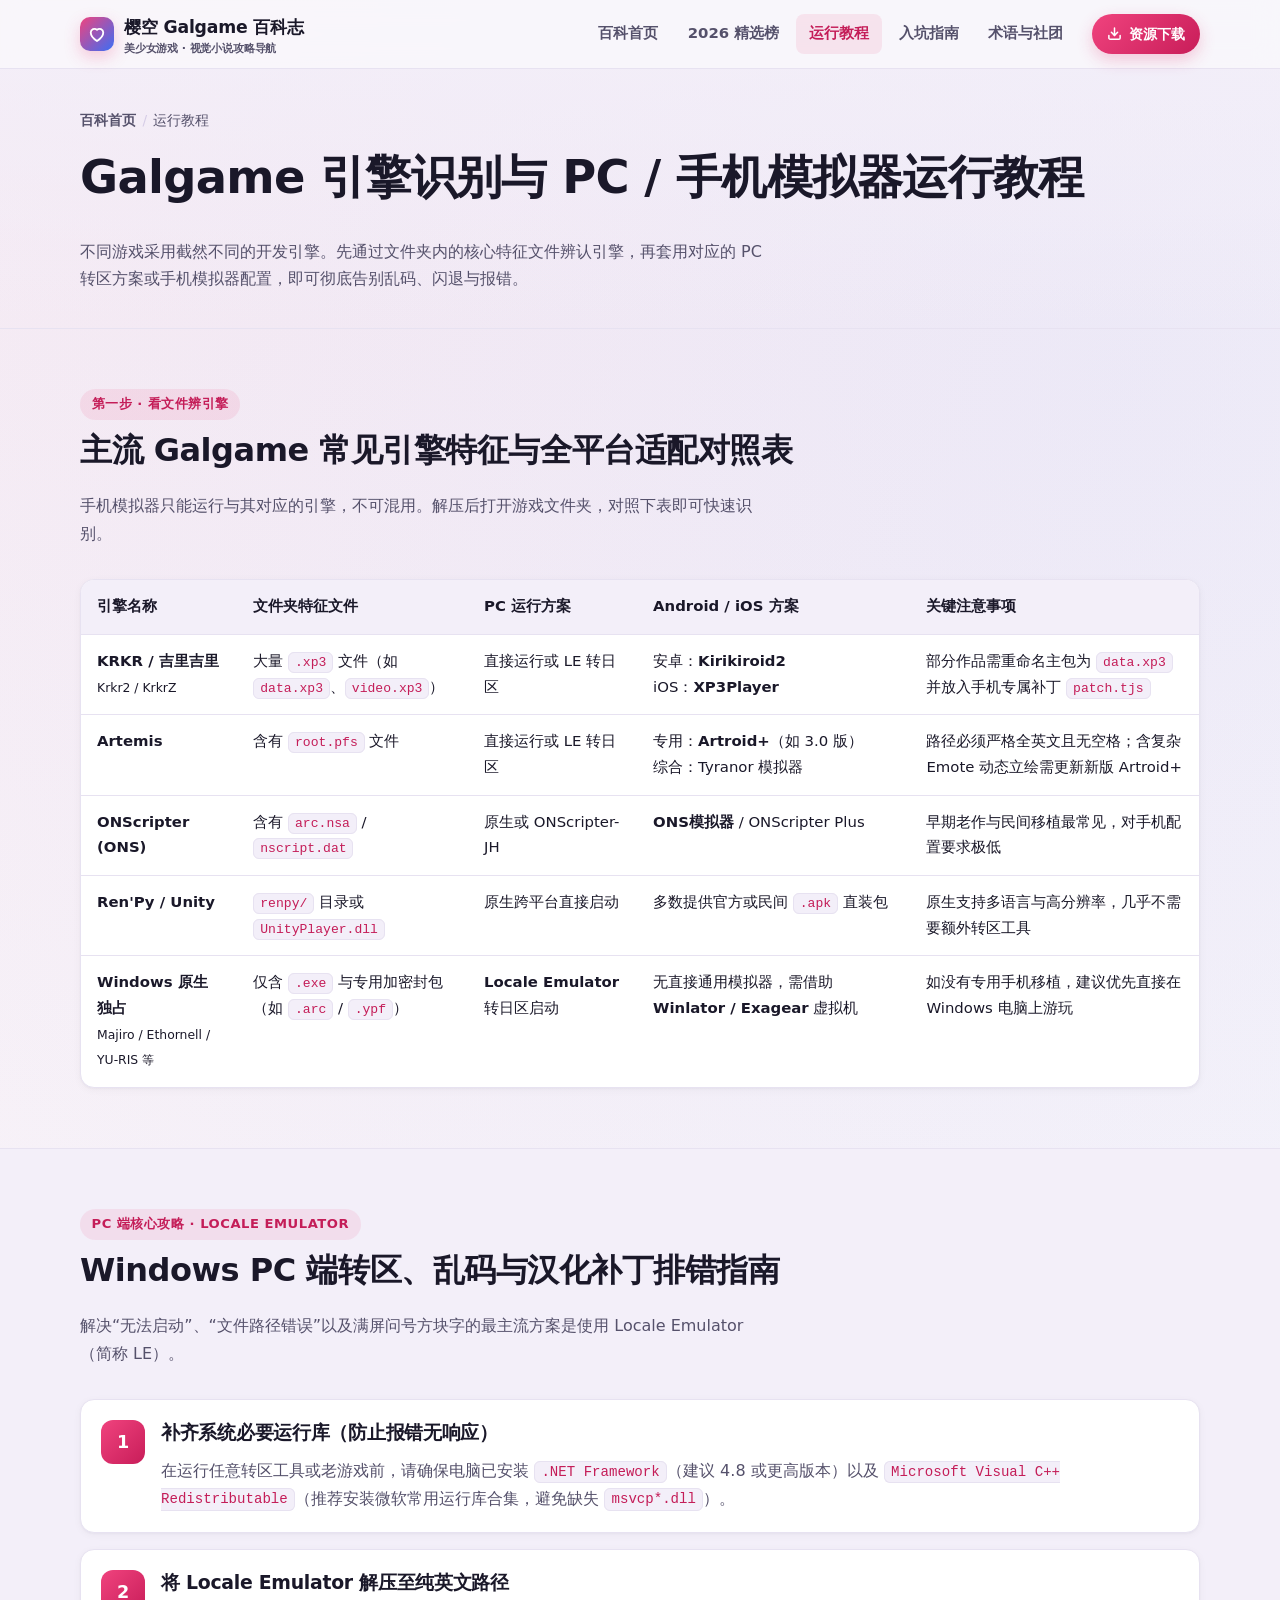
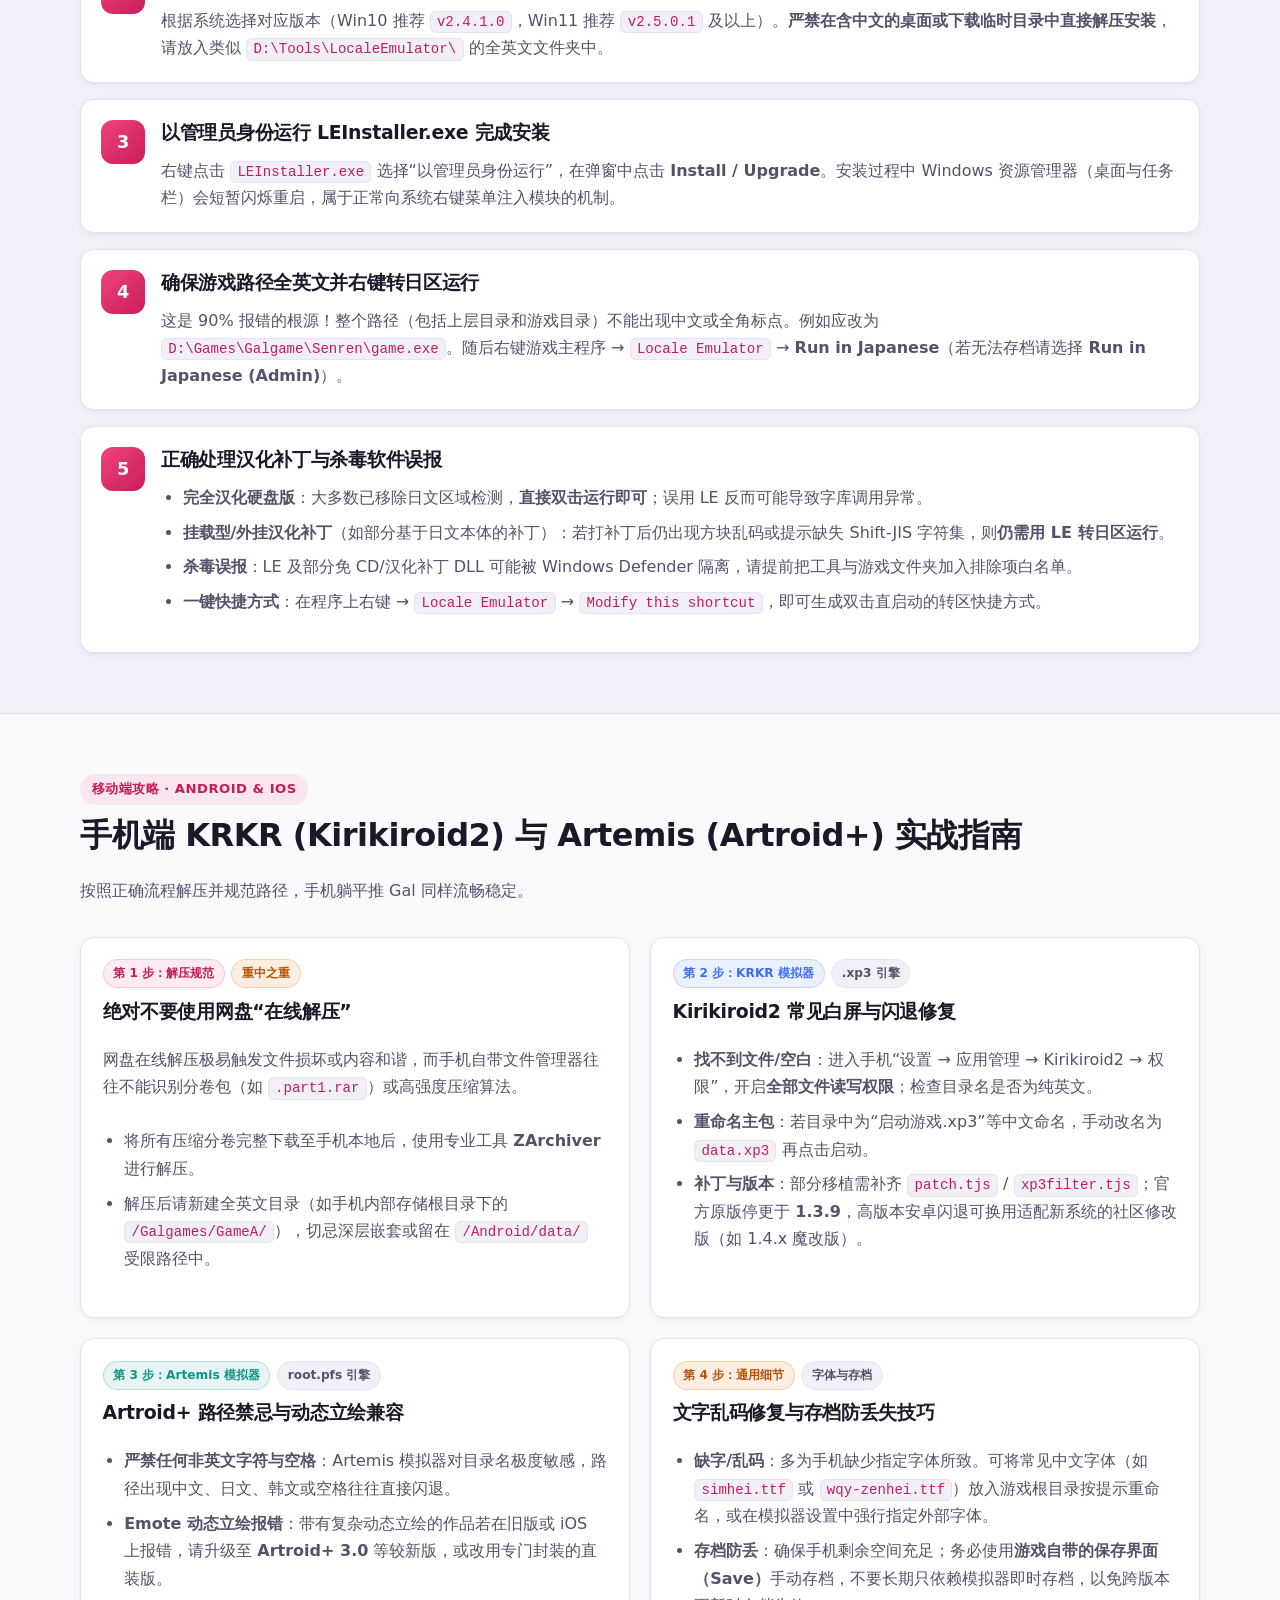
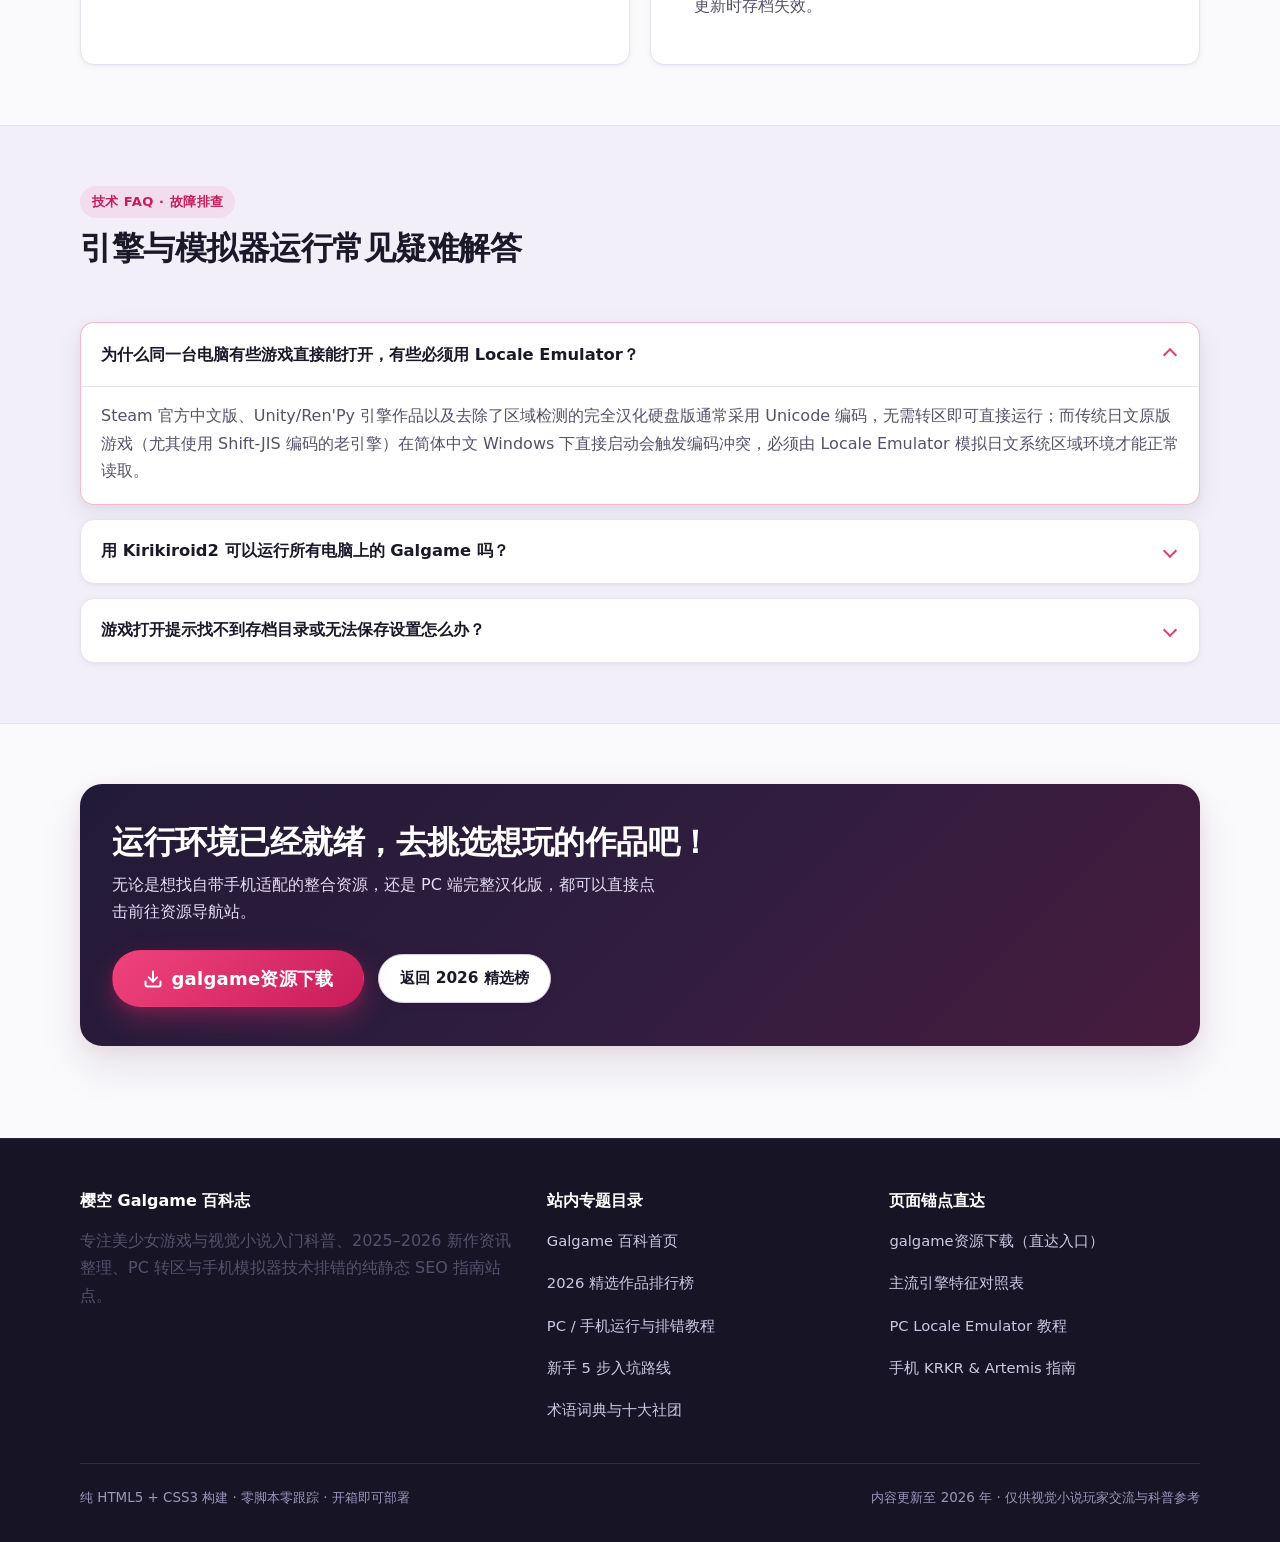
<file: engines.html>
<!DOCTYPE html>
<html lang="zh-CN">
<head>
  <meta charset="UTF-8">
  <meta name="viewport" content="width=device-width, initial-scale=1.0">
  <title>Galgame 引擎识别与 PC/手机模拟器运行教程 - KRKR、Artemis 与 LE 转区排错</title>
  <meta name="description" content="超详细 Galgame PC 端 Locale Emulator 转区教程、汉化补丁与乱码解决方案，以及安卓/iOS 手机端 KRKR (Kirikiroid2)、Artemis (Artroid+)、ONS 引擎识别与 ZArchiver 解压排错指南。">
  <meta name="keywords" content="Galgame运行教程,Locale Emulator教程,Galgame乱码解决,KRKR模拟器,Kirikiroid2,Artemis引擎,Artroid,xp3转data,ZArchiver解压">
  <meta name="robots" content="index, follow, max-snippet:-1, max-image-preview:large">
  <meta property="og:type" content="article">
  <meta property="og:locale" content="zh_CN">
  <meta property="og:site_name" content="樱空 Galgame 百科志">
  <meta property="og:title" content="Galgame 引擎识别与 PC/手机模拟器运行教程 - KRKR、Artemis 与 LE 转区排错">
  <meta property="og:description" content="一眼看懂 .xp3 与 root.pfs 引擎文件，彻底搞定 Windows 转区闪退、汉化补丁乱码以及手机端模拟器白屏报错。">
  <link rel="icon" type="image/svg+xml" href="data:image/svg+xml,%3Csvg xmlns='http://www.w3.org/2000/svg' viewBox='0 0 64 64'%3E%3Cdefs%3E%3ClinearGradient id='g' x1='0' y1='0' x2='1' y2='1'%3E%3Cstop offset='0%25' stop-color='%23f0437e'/%3E%3Cstop offset='100%25' stop-color='%233b6ef5'/%3E%3C/linearGradient%3E%3C/defs%3E%3Crect width='64' height='64' rx='16' fill='url(%23g)'/%3E%3Cpath d='M32 49C20 40 13 33 13 24a10 10 0 0 1 19-4.5A10 10 0 0 1 51 24c0 9-7 16-19 25z' fill='%23ffffff'/%3E%3C/svg%3E">
  <link rel="stylesheet" href="styles.css">
</head>
<body>
  <a class="skip-link" href="#main-content">跳至正文内容</a>

  <header class="site-header">
    <div class="container header-inner">
      <a class="brand-logo" href="index.html">
        <span class="brand-mark" aria-hidden="true">
          <svg width="20" height="20" viewBox="0 0 24 24" fill="none" stroke="currentColor" stroke-width="2.2" stroke-linecap="round" stroke-linejoin="round">
            <path d="M12 20.5s-7.5-4.8-7.5-10.2A4.5 4.5 0 0 1 12 7a4.5 4.5 0 0 1 7.5 3.3c0 5.4-7.5 10.2-7.5 10.2z"/>
          </svg>
        </span>
        <span>
          <span>樱空 Galgame 百科志</span>
          <span class="brand-sub">美少女游戏 · 视觉小说攻略导航</span>
        </span>
      </a>

      <input type="checkbox" id="nav-toggle" class="nav-toggle" aria-label="展开或收起导航菜单">
      <label class="nav-toggle-label" for="nav-toggle">
        <svg width="18" height="18" viewBox="0 0 24 24" fill="none" stroke="currentColor" stroke-width="2.2" stroke-linecap="round" aria-hidden="true">
          <line x1="3" y1="6" x2="21" y2="6"/>
          <line x1="3" y1="12" x2="21" y2="12"/>
          <line x1="3" y1="18" x2="21" y2="18"/>
        </svg>
        菜单
      </label>

      <div class="nav-wrapper">
        <nav class="site-nav" aria-label="主导航">
          <a href="index.html">百科首页</a>
          <a href="ranking.html">2026 精选榜</a>
          <a href="engines.html" aria-current="page">运行教程</a>
          <a href="guide.html">入坑指南</a>
          <a href="glossary.html">术语与社团</a>
        </nav>
        <a class="header-cta" href="https://game123.download/" target="_blank" rel="noopener noreferrer">
          <svg width="15" height="15" viewBox="0 0 24 24" fill="none" stroke="currentColor" stroke-width="2.4" stroke-linecap="round" stroke-linejoin="round" aria-hidden="true">
            <path d="M21 15v4a2 2 0 0 1-2 2H5a2 2 0 0 1-2-2v-4"/>
            <polyline points="7 10 12 15 17 10"/>
            <line x1="12" y1="15" x2="12" y2="3"/>
          </svg>
          <span>资源下载</span>
        </a>
      </div>
    </div>
  </header>

  <main id="main-content">
    <section class="page-hero">
      <div class="container">
        <nav aria-label="面包屑导航">
          <ol class="breadcrumb" itemscope itemtype="https://schema.org/BreadcrumbList">
            <li itemprop="itemListElement" itemscope itemtype="https://schema.org/ListItem">
              <a itemprop="item" href="index.html"><span itemprop="name">百科首页</span></a>
              <meta itemprop="position" content="1">
            </li>
            <li itemprop="itemListElement" itemscope itemtype="https://schema.org/ListItem">
              <span itemprop="name">运行教程</span>
              <meta itemprop="position" content="2">
            </li>
          </ol>
        </nav>
        <h1>Galgame 引擎识别与 PC / 手机模拟器运行教程</h1>
        <p class="section-desc">
          不同游戏采用截然不同的开发引擎。先通过文件夹内的核心特征文件辨认引擎，再套用对应的 PC 转区方案或手机模拟器配置，即可彻底告别乱码、闪退与报错。
        </p>
      </div>
    </section>

    <article itemscope itemtype="https://schema.org/Article">
      <meta itemprop="headline" content="Galgame 引擎识别与 PC/手机模拟器运行教程">
      <meta itemprop="inLanguage" content="zh-CN">
      <meta itemprop="description" content="系统讲解 KRKR、Artemis、ONS 等主流 Galgame 引擎文件特征，以及 PC Locale Emulator 转区与安卓 Kirikiroid2、Artroid+ 模拟器排错方法。">

      <!-- Engine Identification Table -->
      <section class="section" id="engine-matrix" itemprop="articleBody">
        <div class="container">
          <div class="section-header">
            <div>
              <span class="section-eyebrow">第一步 · 看文件辨引擎</span>
              <h2>主流 Galgame 常见引擎特征与全平台适配对照表</h2>
              <p class="section-desc">手机模拟器只能运行与其对应的引擎，不可混用。解压后打开游戏文件夹，对照下表即可快速识别。</p>
            </div>
          </div>

          <div class="table-wrap">
            <table>
              <thead>
                <tr>
                  <th>引擎名称</th>
                  <th>文件夹特征文件</th>
                  <th>PC 运行方案</th>
                  <th>Android / iOS 方案</th>
                  <th>关键注意事项</th>
                </tr>
              </thead>
              <tbody>
                <tr>
                  <td><strong>KRKR / 吉里吉里</strong><br><small>Krkr2 / KrkrZ</small></td>
                  <td>大量 <code>.xp3</code> 文件（如 <code>data.xp3</code>、<code>video.xp3</code>）</td>
                  <td>直接运行或 LE 转日区</td>
                  <td>安卓：<strong>Kirikiroid2</strong><br>iOS：<strong>XP3Player</strong></td>
                  <td>部分作品需重命名主包为 <code>data.xp3</code> 并放入手机专属补丁 <code>patch.tjs</code></td>
                </tr>
                <tr>
                  <td><strong>Artemis</strong></td>
                  <td>含有 <code>root.pfs</code> 文件</td>
                  <td>直接运行或 LE 转日区</td>
                  <td>专用：<strong>Artroid+</strong>（如 3.0 版）<br>综合：Tyranor 模拟器</td>
                  <td>路径必须严格全英文且无空格；含复杂 Emote 动态立绘需更新新版 Artroid+</td>
                </tr>
                <tr>
                  <td><strong>ONScripter (ONS)</strong></td>
                  <td>含有 <code>arc.nsa</code> / <code>nscript.dat</code></td>
                  <td>原生或 ONScripter-JH</td>
                  <td><strong>ONS模拟器</strong> / ONScripter Plus</td>
                  <td>早期老作与民间移植最常见，对手机配置要求极低</td>
                </tr>
                <tr>
                  <td><strong>Ren'Py / Unity</strong></td>
                  <td><code>renpy/</code> 目录或 <code>UnityPlayer.dll</code></td>
                  <td>原生跨平台直接启动</td>
                  <td>多数提供官方或民间 <code>.apk</code> 直装包</td>
                  <td>原生支持多语言与高分辨率，几乎不需要额外转区工具</td>
                </tr>
                <tr>
                  <td><strong>Windows 原生独占</strong><br><small>Majiro / Ethornell / YU-RIS 等</small></td>
                  <td>仅含 <code>.exe</code> 与专用加密封包（如 <code>.arc</code> / <code>.ypf</code>）</td>
                  <td><strong>Locale Emulator</strong> 转日区启动</td>
                  <td>无直接通用模拟器，需借助 <strong>Winlator / Exagear</strong> 虚拟机</td>
                  <td>如没有专用手机移植，建议优先直接在 Windows 电脑上游玩</td>
                </tr>
              </tbody>
            </table>
          </div>
        </div>
      </section>

      <!-- PC Locale Emulator Guide -->
      <section class="section section-soft" id="pc-le">
        <div class="container">
          <div class="section-header">
            <div>
              <span class="section-eyebrow">PC 端核心攻略 · Locale Emulator</span>
              <h2>Windows PC 端转区、乱码与汉化补丁排错指南</h2>
              <p class="section-desc">解决“无法启动”、“文件路径错误”以及满屏问号方块字的最主流方案是使用 Locale Emulator（简称 LE）。</p>
            </div>
          </div>

          <div class="step-list">
            <div class="step-item">
              <div class="step-num">1</div>
              <div>
                <h3>补齐系统必要运行库（防止报错无响应）</h3>
                <p>在运行任意转区工具或老游戏前，请确保电脑已安装 <code>.NET Framework</code>（建议 4.8 或更高版本）以及 <code>Microsoft Visual C++ Redistributable</code>（推荐安装微软常用运行库合集，避免缺失 <code>msvcp*.dll</code>）。</p>
              </div>
            </div>

            <div class="step-item">
              <div class="step-num">2</div>
              <div>
                <h3>将 Locale Emulator 解压至纯英文路径</h3>
                <p>根据系统选择对应版本（Win10 推荐 <code>v2.4.1.0</code>，Win11 推荐 <code>v2.5.0.1</code> 及以上）。<strong>严禁在含中文的桌面或下载临时目录中直接解压安装</strong>，请放入类似 <code>D:\Tools\LocaleEmulator\</code> 的全英文文件夹中。</p>
              </div>
            </div>

            <div class="step-item">
              <div class="step-num">3</div>
              <div>
                <h3>以管理员身份运行 LEInstaller.exe 完成安装</h3>
                <p>右键点击 <code>LEInstaller.exe</code> 选择“以管理员身份运行”，在弹窗中点击 <strong>Install / Upgrade</strong>。安装过程中 Windows 资源管理器（桌面与任务栏）会短暂闪烁重启，属于正常向系统右键菜单注入模块的机制。</p>
              </div>
            </div>

            <div class="step-item">
              <div class="step-num">4</div>
              <div>
                <h3>确保游戏路径全英文并右键转日区运行</h3>
                <p>这是 90% 报错的根源！整个路径（包括上层目录和游戏目录）不能出现中文或全角标点。例如应改为 <code>D:\Games\Galgame\Senren\game.exe</code>。随后右键游戏主程序 → <code>Locale Emulator</code> → <strong>Run in Japanese</strong>（若无法存档请选择 <strong>Run in Japanese (Admin)</strong>）。</p>
              </div>
            </div>

            <div class="step-item">
              <div class="step-num">5</div>
              <div>
                <h3>正确处理汉化补丁与杀毒软件误报</h3>
                <ul>
                  <li><strong>完全汉化硬盘版</strong>：大多数已移除日文区域检测，<strong>直接双击运行即可</strong>；误用 LE 反而可能导致字库调用异常。</li>
                  <li><strong>挂载型/外挂汉化补丁</strong>（如部分基于日文本体的补丁）：若打补丁后仍出现方块乱码或提示缺失 Shift-JIS 字符集，则<strong>仍需用 LE 转日区运行</strong>。</li>
                  <li><strong>杀毒误报</strong>：LE 及部分免 CD/汉化补丁 DLL 可能被 Windows Defender 隔离，请提前把工具与游戏文件夹加入排除项白名单。</li>
                  <li><strong>一键快捷方式</strong>：在程序上右键 → <code>Locale Emulator</code> → <code>Modify this shortcut</code>，即可生成双击直启动的转区快捷方式。</li>
                </ul>
              </div>
            </div>
          </div>
        </div>
      </section>

      <!-- Mobile Simulators Guide -->
      <section class="section" id="mobile-krkr">
        <div class="container">
          <div class="section-header">
            <div>
              <span class="section-eyebrow">移动端攻略 · Android &amp; iOS</span>
              <h2>手机端 KRKR (Kirikiroid2) 与 Artemis (Artroid+) 实战指南</h2>
              <p class="section-desc">按照正确流程解压并规范路径，手机躺平推 Gal 同样流畅稳定。</p>
            </div>
          </div>

          <div class="grid-2">
            <article class="card">
              <div class="badge-row">
                <span class="badge pink">第 1 步：解压规范</span>
                <span class="badge gold">重中之重</span>
              </div>
              <h3>绝对不要使用网盘“在线解压”</h3>
              <p>网盘在线解压极易触发文件损坏或内容和谐，而手机自带文件管理器往往不能识别分卷包（如 <code>.part1.rar</code>）或高强度压缩算法。</p>
              <ul>
                <li>将所有压缩分卷完整下载至手机本地后，使用专业工具 <strong>ZArchiver</strong> 进行解压。</li>
                <li>解压后请新建全英文目录（如手机内部存储根目录下的 <code>/Galgames/GameA/</code>），切忌深层嵌套或留在 <code>/Android/data/</code> 受限路径中。</li>
              </ul>
            </article>

            <article class="card">
              <div class="badge-row">
                <span class="badge blue">第 2 步：KRKR 模拟器</span>
                <span class="badge">.xp3 引擎</span>
              </div>
              <h3>Kirikiroid2 常见白屏与闪退修复</h3>
              <ul>
                <li><strong>找不到文件/空白</strong>：进入手机“设置 → 应用管理 → Kirikiroid2 → 权限”，开启<strong>全部文件读写权限</strong>；检查目录名是否为纯英文。</li>
                <li><strong>重命名主包</strong>：若目录中为“启动游戏.xp3”等中文命名，手动改名为 <code>data.xp3</code> 再点击启动。</li>
                <li><strong>补丁与版本</strong>：部分移植需补齐 <code>patch.tjs</code> / <code>xp3filter.tjs</code>；官方原版停更于 <strong>1.3.9</strong>，高版本安卓闪退可换用适配新系统的社区修改版（如 1.4.x 魔改版）。</li>
              </ul>
            </article>

            <article class="card">
              <div class="badge-row">
                <span class="badge emerald">第 3 步：Artemis 模拟器</span>
                <span class="badge">root.pfs 引擎</span>
              </div>
              <h3>Artroid+ 路径禁忌与动态立绘兼容</h3>
              <ul>
                <li><strong>严禁任何非英文字符与空格</strong>：Artemis 模拟器对目录名极度敏感，路径出现中文、日文、韩文或空格往往直接闪退。</li>
                <li><strong>Emote 动态立绘报错</strong>：带有复杂动态立绘的作品若在旧版或 iOS 上报错，请升级至 <strong>Artroid+ 3.0</strong> 等较新版，或改用专门封装的直装版。</li>
              </ul>
            </article>

            <article class="card">
              <div class="badge-row">
                <span class="badge gold">第 4 步：通用细节</span>
                <span class="badge">字体与存档</span>
              </div>
              <h3>文字乱码修复与存档防丢失技巧</h3>
              <ul>
                <li><strong>缺字/乱码</strong>：多为手机缺少指定字体所致。可将常见中文字体（如 <code>simhei.ttf</code> 或 <code>wqy-zenhei.ttf</code>）放入游戏根目录按提示重命名，或在模拟器设置中强行指定外部字体。</li>
                <li><strong>存档防丢</strong>：确保手机剩余空间充足；务必使用<strong>游戏自带的保存界面（Save）</strong>手动存档，不要长期只依赖模拟器即时存档，以免跨版本更新时存档失效。</li>
              </ul>
            </article>
          </div>
        </div>
      </section>
    </article>

    <!-- Engine FAQ -->
    <section class="section section-soft" id="engine-faq" itemscope itemtype="https://schema.org/FAQPage">
      <div class="container">
        <div class="section-header">
          <div>
            <span class="section-eyebrow">技术 FAQ · 故障排查</span>
            <h2>引擎与模拟器运行常见疑难解答</h2>
          </div>
        </div>

        <div class="faq-list">
          <details class="faq-item" open itemscope itemprop="mainEntity" itemtype="https://schema.org/Question">
            <summary itemprop="name">为什么同一台电脑有些游戏直接能打开，有些必须用 Locale Emulator？</summary>
            <div class="faq-body" itemscope itemprop="acceptedAnswer" itemtype="https://schema.org/Answer">
              <p itemprop="text">Steam 官方中文版、Unity/Ren'Py 引擎作品以及去除了区域检测的完全汉化硬盘版通常采用 Unicode 编码，无需转区即可直接运行；而传统日文原版游戏（尤其使用 Shift-JIS 编码的老引擎）在简体中文 Windows 下直接启动会触发编码冲突，必须由 Locale Emulator 模拟日文系统区域环境才能正常读取。</p>
            </div>
          </details>

          <details class="faq-item" itemscope itemprop="mainEntity" itemtype="https://schema.org/Question">
            <summary itemprop="name">用 Kirikiroid2 可以运行所有电脑上的 Galgame 吗？</summary>
            <div class="faq-body" itemscope itemprop="acceptedAnswer" itemtype="https://schema.org/Answer">
              <p itemprop="text">绝对不可以。Kirikiroid2 仅支持 KRKR（吉里吉里）引擎且包含 .xp3 文件的作品（往往还需要手机端引导补丁）。如果文件夹里是 root.pfs，需要换用 Artroid+；如果是大量非通用 Windows .exe 独占引擎，则需要在电脑运行或通过 Winlator 等容器方案尝试。</p>
            </div>
          </details>

          <details class="faq-item" itemscope itemprop="mainEntity" itemtype="https://schema.org/Question">
            <summary itemprop="name">游戏打开提示找不到存档目录或无法保存设置怎么办？</summary>
            <div class="faq-body" itemscope itemprop="acceptedAnswer" itemtype="https://schema.org/Answer">
              <p itemprop="text">在 Windows 上请避免把游戏放在 C:\Program Files 等受系统 UAC 保护的目录，改放到 D:\Games\ 等非系统盘英文路径，并尝试用 LE 的“Run in Japanese (Admin)”启动；在手机端请确认已授予模拟器完整的存储权限且不要放在 /Android/data/ 内部。</p>
            </div>
          </details>
        </div>
      </div>
    </section>

    <section class="section">
      <div class="container">
        <div class="cta-banner">
          <div>
            <h2>运行环境已经就绪，去挑选想玩的作品吧！</h2>
            <p>无论是想找自带手机适配的整合资源，还是 PC 端完整汉化版，都可以直接点击前往资源导航站。</p>
          </div>
          <div class="btn-group">
            <a class="btn btn-download" href="https://game123.download/" target="_blank" rel="noopener noreferrer">
              <svg width="20" height="20" viewBox="0 0 24 24" fill="none" stroke="currentColor" stroke-width="2.4" stroke-linecap="round" stroke-linejoin="round" aria-hidden="true">
                <path d="M21 15v4a2 2 0 0 1-2 2H5a2 2 0 0 1-2-2v-4"/>
                <polyline points="7 10 12 15 17 10"/>
                <line x1="12" y1="15" x2="12" y2="3"/>
              </svg>
              <span>galgame资源下载</span>
            </a>
            <a class="btn btn-secondary" href="ranking.html">返回 2026 精选榜</a>
          </div>
        </div>
      </div>
    </section>
  </main>

  <footer class="site-footer">
    <div class="container">
      <div class="footer-grid">
        <div>
          <div class="footer-title">樱空 Galgame 百科志</div>
          <p>专注美少女游戏与视觉小说入门科普、2025–2026 新作资讯整理、PC 转区与手机模拟器技术排错的纯静态 SEO 指南站点。</p>
        </div>
        <div>
          <div class="footer-title">站内专题目录</div>
          <ul class="footer-links">
            <li><a href="index.html">Galgame 百科首页</a></li>
            <li><a href="ranking.html">2026 精选作品排行榜</a></li>
            <li><a href="engines.html">PC / 手机运行与排错教程</a></li>
            <li><a href="guide.html">新手 5 步入坑路线</a></li>
            <li><a href="glossary.html">术语词典与十大社团</a></li>
          </ul>
        </div>
        <div>
          <div class="footer-title">页面锚点直达</div>
          <ul class="footer-links">
            <li><a href="https://game123.download/" target="_blank" rel="noopener noreferrer">galgame资源下载（直达入口）</a></li>
            <li><a href="#engine-matrix">主流引擎特征对照表</a></li>
            <li><a href="#pc-le">PC Locale Emulator 教程</a></li>
            <li><a href="#mobile-krkr">手机 KRKR &amp; Artemis 指南</a></li>
          </ul>
        </div>
      </div>
      <div class="footer-bottom">
        <span>纯 HTML5 + CSS3 构建 · 零脚本零跟踪 · 开箱即可部署</span>
        <span>内容更新至 2026 年 · 仅供视觉小说玩家交流与科普参考</span>
      </div>
    </div>
  </footer>
</body>
</html>
</file>
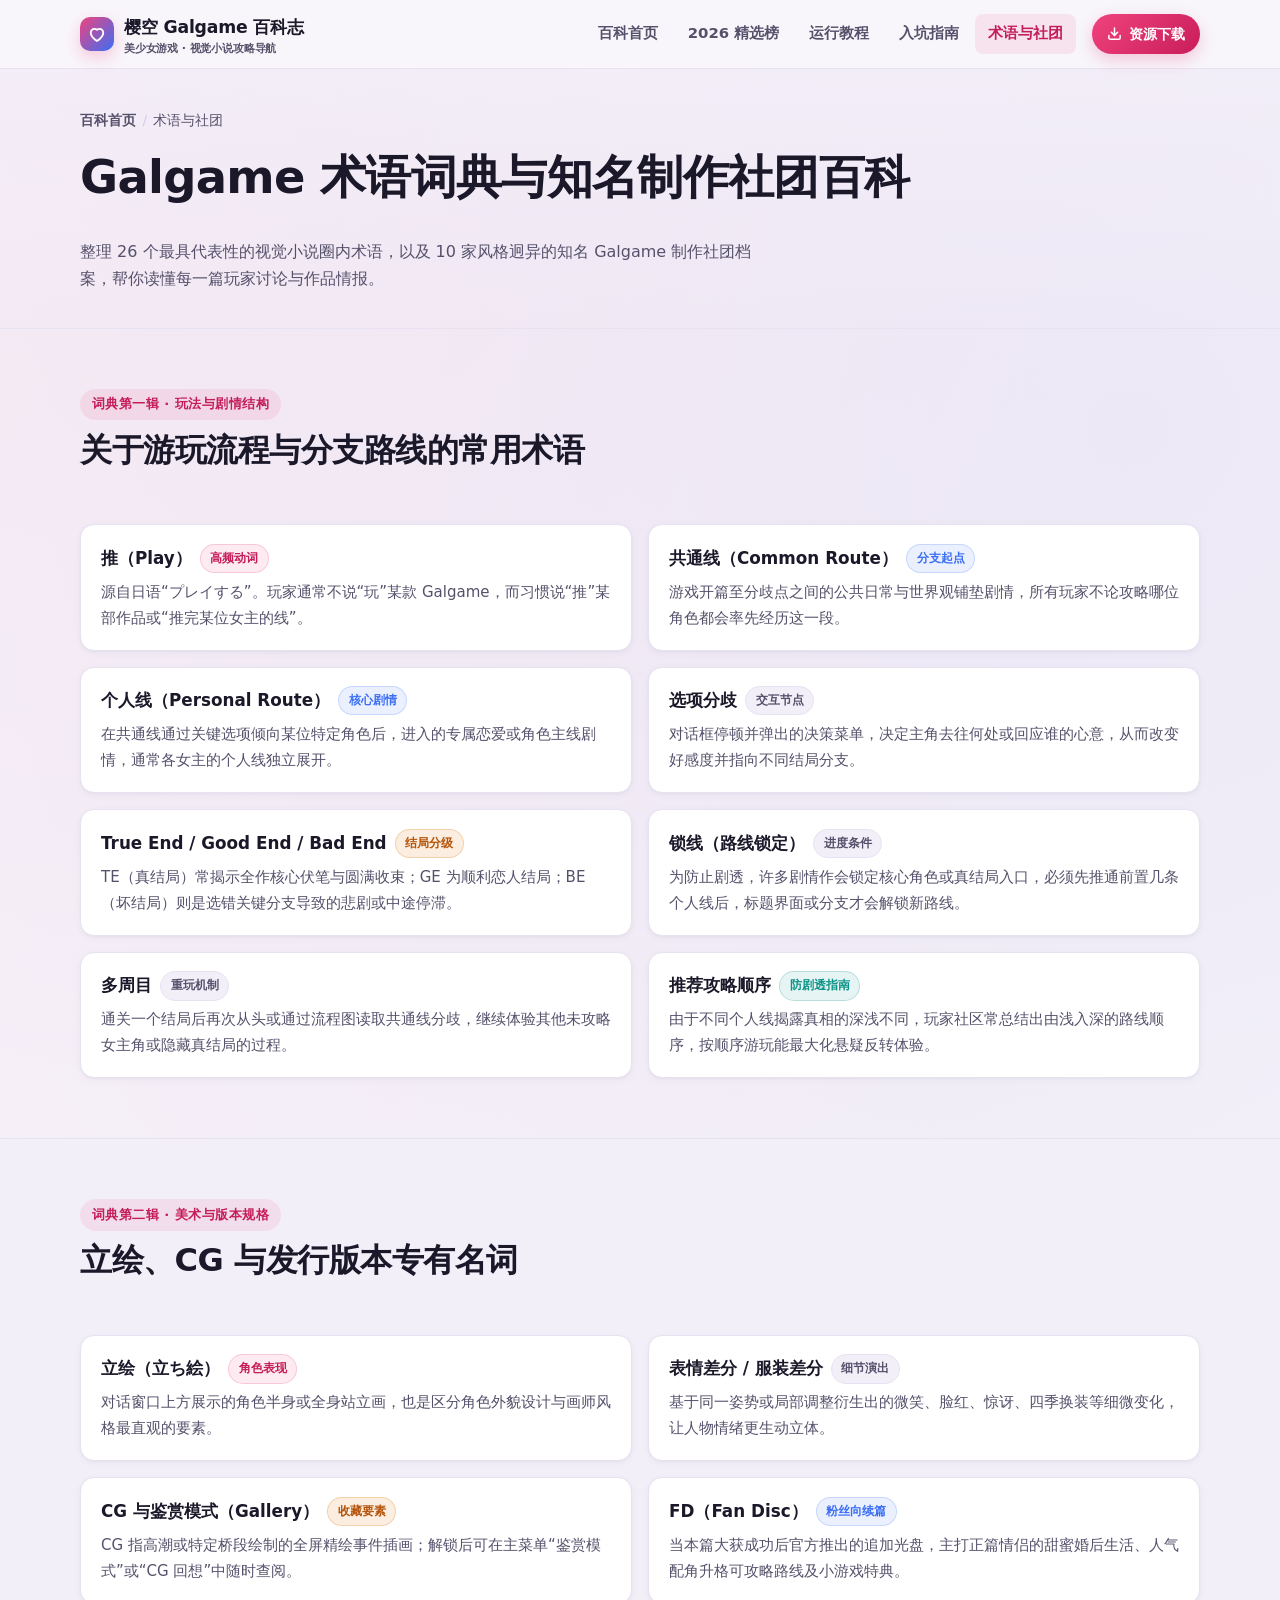
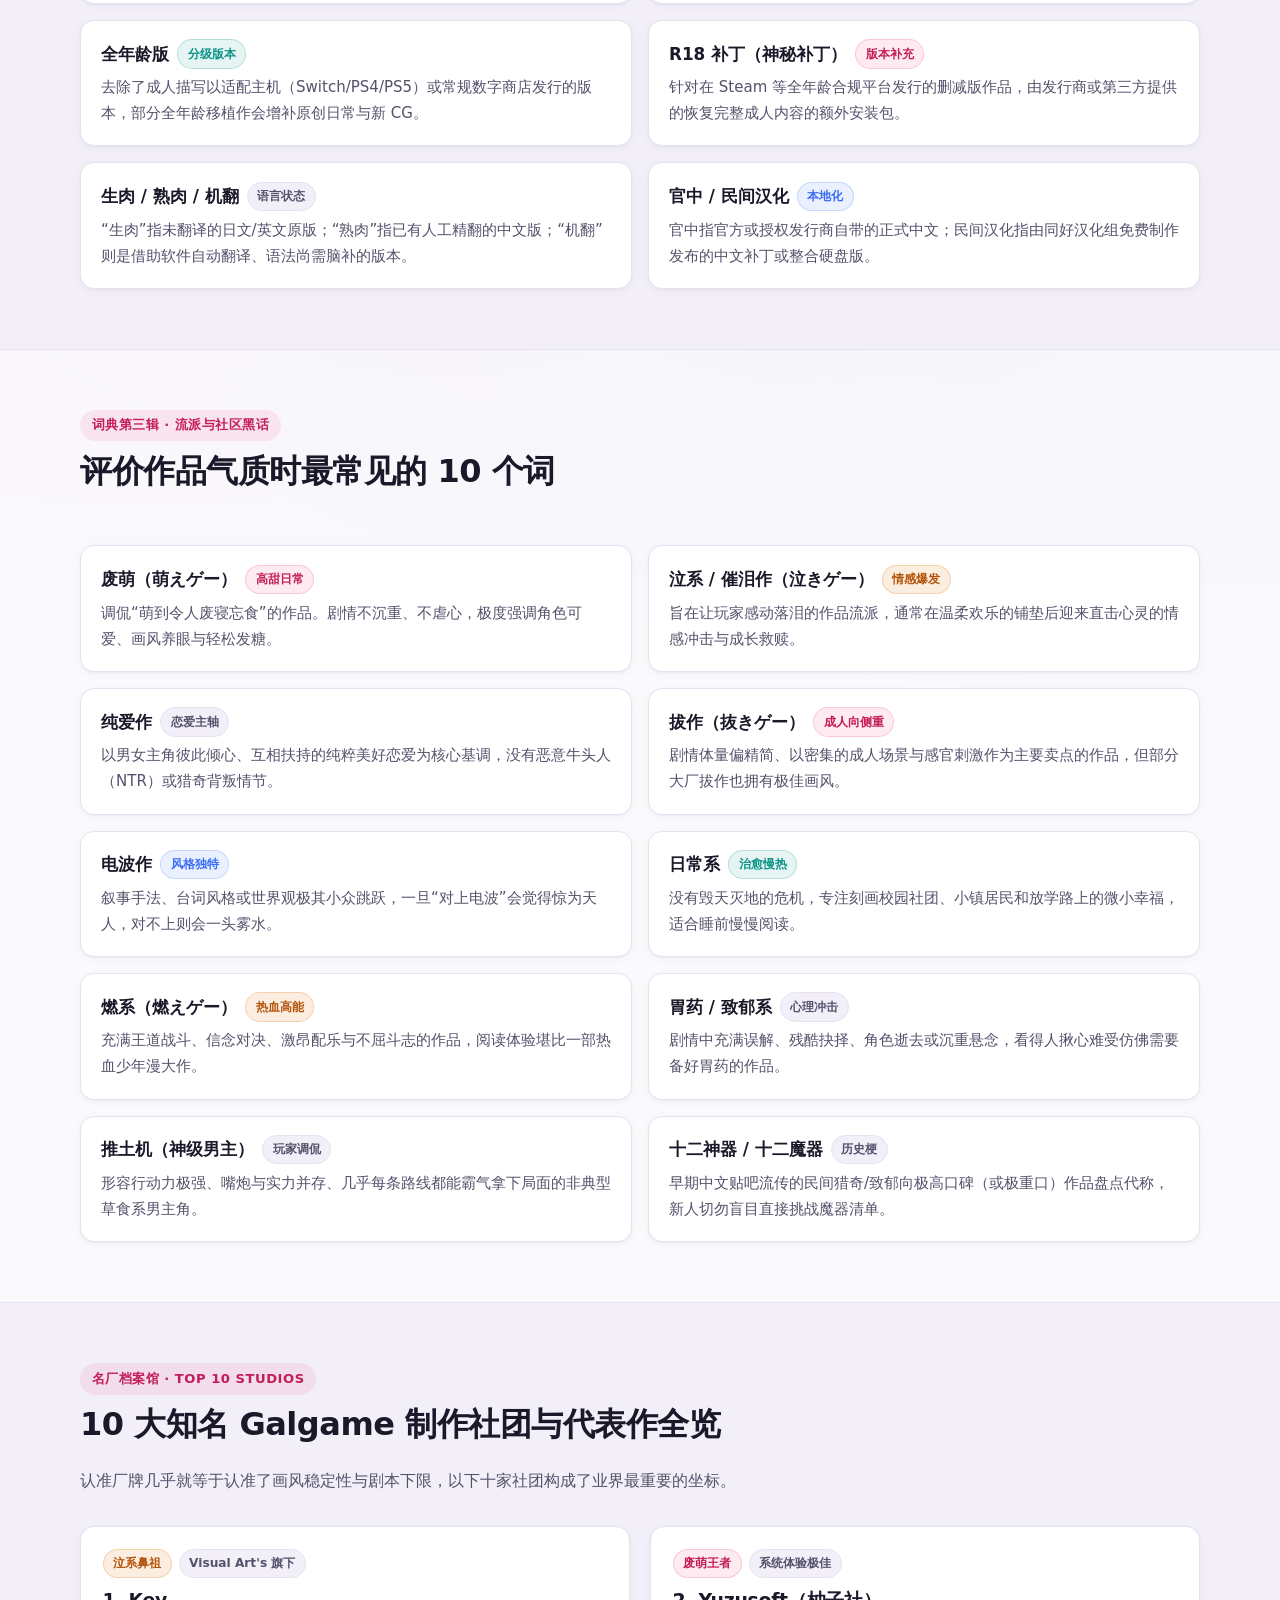
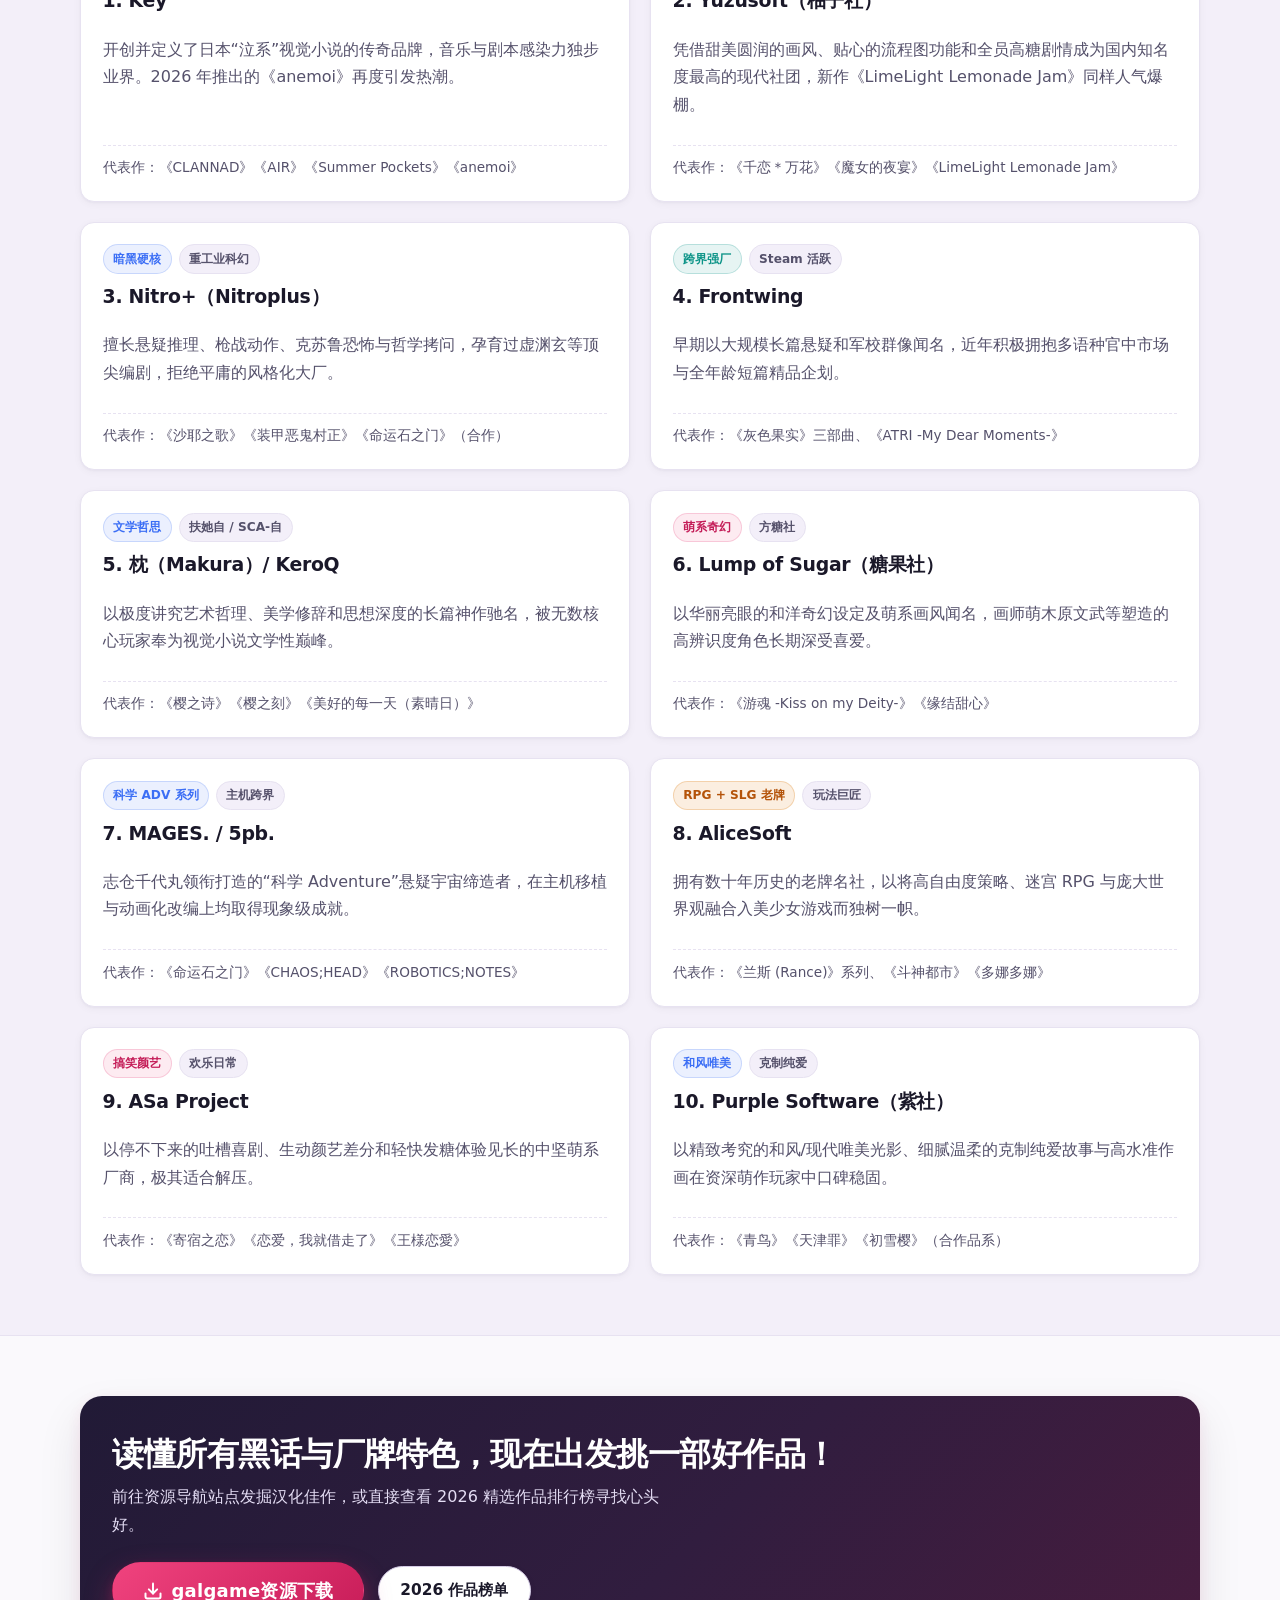
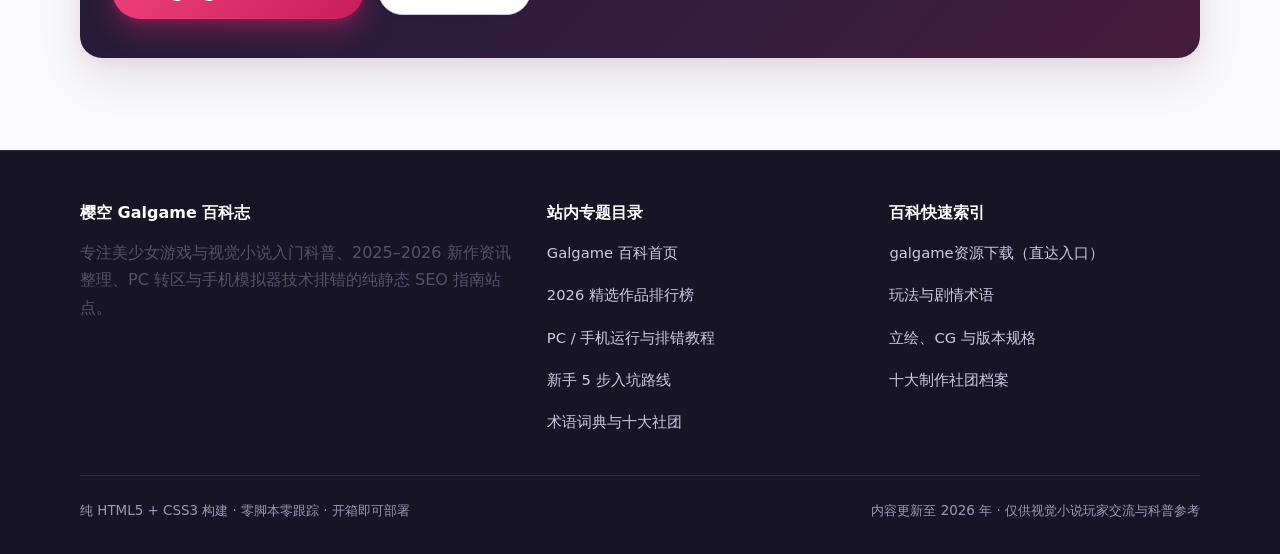
<file: glossary.html>
<!DOCTYPE html>
<html lang="zh-CN">
<head>
  <meta charset="UTF-8">
  <meta name="viewport" content="width=device-width, initial-scale=1.0">
  <title>Galgame 术语词典与知名制作社团百科 - 视觉小说黑话与厂牌风格大全</title>
  <meta name="description" content="全面解析 Galgame 圈内常见术语黑话（推、共通线、立绘CG、FD、废萌、泣系、拔作、生熟肉等 26 个词条）以及 Key、柚子社、Nitro+、枕社、AliceSoft 等 10 大知名制作社团风格档案。">
  <meta name="keywords" content="Galgame术语,Galgame黑话,Galgame制作公司,Key社,柚子社,Nitro+,Frontwing,枕社,AliceSoft,ASa Project,紫社">
  <meta name="robots" content="index, follow, max-snippet:-1, max-image-preview:large">
  <meta property="og:type" content="article">
  <meta property="og:locale" content="zh_CN">
  <meta property="og:site_name" content="樱空 Galgame 百科志">
  <meta property="og:title" content="Galgame 术语词典与知名制作社团百科 - 视觉小说黑话与厂牌风格大全">
  <meta property="og:description" content="读懂 Galgame 评测、攻略与社区讨论的必备词典：3 大类术语解析 + 10 大业界名厂代表作巡礼。">
  <link rel="icon" type="image/svg+xml" href="data:image/svg+xml,%3Csvg xmlns='http://www.w3.org/2000/svg' viewBox='0 0 64 64'%3E%3Cdefs%3E%3ClinearGradient id='g' x1='0' y1='0' x2='1' y2='1'%3E%3Cstop offset='0%25' stop-color='%23f0437e'/%3E%3Cstop offset='100%25' stop-color='%233b6ef5'/%3E%3C/linearGradient%3E%3C/defs%3E%3Crect width='64' height='64' rx='16' fill='url(%23g)'/%3E%3Cpath d='M32 49C20 40 13 33 13 24a10 10 0 0 1 19-4.5A10 10 0 0 1 51 24c0 9-7 16-19 25z' fill='%23ffffff'/%3E%3C/svg%3E">
  <link rel="stylesheet" href="styles.css">
</head>
<body>
  <a class="skip-link" href="#main-content">跳至正文内容</a>

  <header class="site-header">
    <div class="container header-inner">
      <a class="brand-logo" href="index.html">
        <span class="brand-mark" aria-hidden="true">
          <svg width="20" height="20" viewBox="0 0 24 24" fill="none" stroke="currentColor" stroke-width="2.2" stroke-linecap="round" stroke-linejoin="round">
            <path d="M12 20.5s-7.5-4.8-7.5-10.2A4.5 4.5 0 0 1 12 7a4.5 4.5 0 0 1 7.5 3.3c0 5.4-7.5 10.2-7.5 10.2z"/>
          </svg>
        </span>
        <span>
          <span>樱空 Galgame 百科志</span>
          <span class="brand-sub">美少女游戏 · 视觉小说攻略导航</span>
        </span>
      </a>

      <input type="checkbox" id="nav-toggle" class="nav-toggle" aria-label="展开或收起导航菜单">
      <label class="nav-toggle-label" for="nav-toggle">
        <svg width="18" height="18" viewBox="0 0 24 24" fill="none" stroke="currentColor" stroke-width="2.2" stroke-linecap="round" aria-hidden="true">
          <line x1="3" y1="6" x2="21" y2="6"/>
          <line x1="3" y1="12" x2="21" y2="12"/>
          <line x1="3" y1="18" x2="21" y2="18"/>
        </svg>
        菜单
      </label>

      <div class="nav-wrapper">
        <nav class="site-nav" aria-label="主导航">
          <a href="index.html">百科首页</a>
          <a href="ranking.html">2026 精选榜</a>
          <a href="engines.html">运行教程</a>
          <a href="guide.html">入坑指南</a>
          <a href="glossary.html" aria-current="page">术语与社团</a>
        </nav>
        <a class="header-cta" href="https://game123.download/" target="_blank" rel="noopener noreferrer">
          <svg width="15" height="15" viewBox="0 0 24 24" fill="none" stroke="currentColor" stroke-width="2.4" stroke-linecap="round" stroke-linejoin="round" aria-hidden="true">
            <path d="M21 15v4a2 2 0 0 1-2 2H5a2 2 0 0 1-2-2v-4"/>
            <polyline points="7 10 12 15 17 10"/>
            <line x1="12" y1="15" x2="12" y2="3"/>
          </svg>
          <span>资源下载</span>
        </a>
      </div>
    </div>
  </header>

  <main id="main-content">
    <section class="page-hero">
      <div class="container">
        <nav aria-label="面包屑导航">
          <ol class="breadcrumb" itemscope itemtype="https://schema.org/BreadcrumbList">
            <li itemprop="itemListElement" itemscope itemtype="https://schema.org/ListItem">
              <a itemprop="item" href="index.html"><span itemprop="name">百科首页</span></a>
              <meta itemprop="position" content="1">
            </li>
            <li itemprop="itemListElement" itemscope itemtype="https://schema.org/ListItem">
              <span itemprop="name">术语与社团</span>
              <meta itemprop="position" content="2">
            </li>
          </ol>
        </nav>
        <h1>Galgame 术语词典与知名制作社团百科</h1>
        <p class="section-desc">
          整理 26 个最具代表性的视觉小说圈内术语，以及 10 家风格迥异的知名 Galgame 制作社团档案，帮你读懂每一篇玩家讨论与作品情报。
        </p>
      </div>
    </section>

    <!-- Group 1: Gameplay & Story Structure -->
    <section class="section" id="terms-structure">
      <div class="container">
        <div class="section-header">
          <div>
            <span class="section-eyebrow">词典第一辑 · 玩法与剧情结构</span>
            <h2>关于游玩流程与分支路线的常用术语</h2>
          </div>
        </div>

        <dl class="glossary-grid">
          <div class="glossary-entry">
            <dt>推（Play）<span class="badge pink">高频动词</span></dt>
            <dd>源自日语“プレイする”。玩家通常不说“玩”某款 Galgame，而习惯说“推”某部作品或“推完某位女主的线”。</dd>
          </div>
          <div class="glossary-entry">
            <dt>共通线（Common Route）<span class="badge blue">分支起点</span></dt>
            <dd>游戏开篇至分歧点之间的公共日常与世界观铺垫剧情，所有玩家不论攻略哪位角色都会率先经历这一段。</dd>
          </div>
          <div class="glossary-entry">
            <dt>个人线（Personal Route）<span class="badge blue">核心剧情</span></dt>
            <dd>在共通线通过关键选项倾向某位特定角色后，进入的专属恋爱或角色主线剧情，通常各女主的个人线独立展开。</dd>
          </div>
          <div class="glossary-entry">
            <dt>选项分歧<span class="badge">交互节点</span></dt>
            <dd>对话框停顿并弹出的决策菜单，决定主角去往何处或回应谁的心意，从而改变好感度并指向不同结局分支。</dd>
          </div>
          <div class="glossary-entry">
            <dt>True End / Good End / Bad End<span class="badge gold">结局分级</span></dt>
            <dd>TE（真结局）常揭示全作核心伏笔与圆满收束；GE 为顺利恋人结局；BE（坏结局）则是选错关键分支导致的悲剧或中途停滞。</dd>
          </div>
          <div class="glossary-entry">
            <dt>锁线（路线锁定）<span class="badge">进度条件</span></dt>
            <dd>为防止剧透，许多剧情作会锁定核心角色或真结局入口，必须先推通前置几条个人线后，标题界面或分支才会解锁新路线。</dd>
          </div>
          <div class="glossary-entry">
            <dt>多周目<span class="badge">重玩机制</span></dt>
            <dd>通关一个结局后再次从头或通过流程图读取共通线分歧，继续体验其他未攻略女主角或隐藏真结局的过程。</dd>
          </div>
          <div class="glossary-entry">
            <dt>推荐攻略顺序<span class="badge emerald">防剧透指南</span></dt>
            <dd>由于不同个人线揭露真相的深浅不同，玩家社区常总结出由浅入深的路线顺序，按顺序游玩能最大化悬疑反转体验。</dd>
          </div>
        </dl>
      </div>
    </section>

    <!-- Group 2: Art & Release Versions -->
    <section class="section section-soft" id="terms-versions">
      <div class="container">
        <div class="section-header">
          <div>
            <span class="section-eyebrow">词典第二辑 · 美术与版本规格</span>
            <h2>立绘、CG 与发行版本专有名词</h2>
          </div>
        </div>

        <dl class="glossary-grid">
          <div class="glossary-entry">
            <dt>立绘（立ち絵）<span class="badge pink">角色表现</span></dt>
            <dd>对话窗口上方展示的角色半身或全身站立画，也是区分角色外貌设计与画师风格最直观的要素。</dd>
          </div>
          <div class="glossary-entry">
            <dt>表情差分 / 服装差分<span class="badge">细节演出</span></dt>
            <dd>基于同一姿势或局部调整衍生出的微笑、脸红、惊讶、四季换装等细微变化，让人物情绪更生动立体。</dd>
          </div>
          <div class="glossary-entry">
            <dt>CG 与鉴赏模式（Gallery）<span class="badge gold">收藏要素</span></dt>
            <dd>CG 指高潮或特定桥段绘制的全屏精绘事件插画；解锁后可在主菜单“鉴赏模式”或“CG 回想”中随时查阅。</dd>
          </div>
          <div class="glossary-entry">
            <dt>FD（Fan Disc）<span class="badge blue">粉丝向续篇</span></dt>
            <dd>当本篇大获成功后官方推出的追加光盘，主打正篇情侣的甜蜜婚后生活、人气配角升格可攻略路线及小游戏特典。</dd>
          </div>
          <div class="glossary-entry">
            <dt>全年龄版<span class="badge emerald">分级版本</span></dt>
            <dd>去除了成人描写以适配主机（Switch/PS4/PS5）或常规数字商店发行的版本，部分全年龄移植作会增补原创日常与新 CG。</dd>
          </div>
          <div class="glossary-entry">
            <dt>R18 补丁（神秘补丁）<span class="badge pink">版本补充</span></dt>
            <dd>针对在 Steam 等全年龄合规平台发行的删减版作品，由发行商或第三方提供的恢复完整成人内容的额外安装包。</dd>
          </div>
          <div class="glossary-entry">
            <dt>生肉 / 熟肉 / 机翻<span class="badge">语言状态</span></dt>
            <dd>“生肉”指未翻译的日文/英文原版；“熟肉”指已有人工精翻的中文版；“机翻”则是借助软件自动翻译、语法尚需脑补的版本。</dd>
          </div>
          <div class="glossary-entry">
            <dt>官中 / 民间汉化<span class="badge blue">本地化</span></dt>
            <dd>官中指官方或授权发行商自带的正式中文；民间汉化指由同好汉化组免费制作发布的中文补丁或整合硬盘版。</dd>
          </div>
        </dl>
      </div>
    </section>

    <!-- Group 3: Genres & Community Slang -->
    <section class="section" id="terms-slang">
      <div class="container">
        <div class="section-header">
          <div>
            <span class="section-eyebrow">词典第三辑 · 流派与社区黑话</span>
            <h2>评价作品气质时最常见的 10 个词</h2>
          </div>
        </div>

        <dl class="glossary-grid">
          <div class="glossary-entry">
            <dt>废萌（萌えゲー）<span class="badge pink">高甜日常</span></dt>
            <dd>调侃“萌到令人废寝忘食”的作品。剧情不沉重、不虐心，极度强调角色可爱、画风养眼与轻松发糖。</dd>
          </div>
          <div class="glossary-entry">
            <dt>泣系 / 催泪作（泣きゲー）<span class="badge gold">情感爆发</span></dt>
            <dd>旨在让玩家感动落泪的作品流派，通常在温柔欢乐的铺垫后迎来直击心灵的情感冲击与成长救赎。</dd>
          </div>
          <div class="glossary-entry">
            <dt>纯爱作<span class="badge">恋爱主轴</span></dt>
            <dd>以男女主角彼此倾心、互相扶持的纯粹美好恋爱为核心基调，没有恶意牛头人（NTR）或猎奇背叛情节。</dd>
          </div>
          <div class="glossary-entry">
            <dt>拔作（抜きゲー）<span class="badge pink">成人向侧重</span></dt>
            <dd>剧情体量偏精简、以密集的成人场景与感官刺激作为主要卖点的作品，但部分大厂拔作也拥有极佳画风。</dd>
          </div>
          <div class="glossary-entry">
            <dt>电波作<span class="badge blue">风格独特</span></dt>
            <dd>叙事手法、台词风格或世界观极其小众跳跃，一旦“对上电波”会觉得惊为天人，对不上则会一头雾水。</dd>
          </div>
          <div class="glossary-entry">
            <dt>日常系<span class="badge emerald">治愈慢热</span></dt>
            <dd>没有毁天灭地的危机，专注刻画校园社团、小镇居民和放学路上的微小幸福，适合睡前慢慢阅读。</dd>
          </div>
          <div class="glossary-entry">
            <dt>燃系（燃えゲー）<span class="badge gold">热血高能</span></dt>
            <dd>充满王道战斗、信念对决、激昂配乐与不屈斗志的作品，阅读体验堪比一部热血少年漫大作。</dd>
          </div>
          <div class="glossary-entry">
            <dt>胃药 / 致郁系<span class="badge">心理冲击</span></dt>
            <dd>剧情中充满误解、残酷抉择、角色逝去或沉重悬念，看得人揪心难受仿佛需要备好胃药的作品。</dd>
          </div>
          <div class="glossary-entry">
            <dt>推土机（神级男主）<span class="badge">玩家调侃</span></dt>
            <dd>形容行动力极强、嘴炮与实力并存、几乎每条路线都能霸气拿下局面的非典型草食系男主角。</dd>
          </div>
          <div class="glossary-entry">
            <dt>十二神器 / 十二魔器<span class="badge">历史梗</span></dt>
            <dd>早期中文贴吧流传的民间猎奇/致郁向极高口碑（或极重口）作品盘点代称，新人切勿盲目直接挑战魔器清单。</dd>
          </div>
        </dl>
      </div>
    </section>

    <!-- 10 Famous Galgame Studios Archive -->
    <section class="section section-soft" id="studios-archive">
      <div class="container">
        <div class="section-header">
          <div>
            <span class="section-eyebrow">名厂档案馆 · Top 10 Studios</span>
            <h2>10 大知名 Galgame 制作社团与代表作全览</h2>
            <p class="section-desc">认准厂牌几乎就等于认准了画风稳定性与剧本下限，以下十家社团构成了业界最重要的坐标。</p>
          </div>
        </div>

        <div class="grid-2">
          <article class="card">
            <div class="badge-row"><span class="badge gold">泣系鼻祖</span><span class="badge">Visual Art's 旗下</span></div>
            <h3>1. Key</h3>
            <p>开创并定义了日本“泣系”视觉小说的传奇品牌，音乐与剧本感染力独步业界。2026 年推出的《anemoi》再度引发热潮。</p>
            <div class="card-meta"><span>代表作：《CLANNAD》《AIR》《Summer Pockets》《anemoi》</span></div>
          </article>

          <article class="card">
            <div class="badge-row"><span class="badge pink">废萌王者</span><span class="badge">系统体验极佳</span></div>
            <h3>2. Yuzusoft（柚子社）</h3>
            <p>凭借甜美圆润的画风、贴心的流程图功能和全员高糖剧情成为国内知名度最高的现代社团，新作《LimeLight Lemonade Jam》同样人气爆棚。</p>
            <div class="card-meta"><span>代表作：《千恋＊万花》《魔女的夜宴》《LimeLight Lemonade Jam》</span></div>
          </article>

          <article class="card">
            <div class="badge-row"><span class="badge blue">暗黑硬核</span><span class="badge">重工业科幻</span></div>
            <h3>3. Nitro+（Nitroplus）</h3>
            <p>擅长悬疑推理、枪战动作、克苏鲁恐怖与哲学拷问，孕育过虚渊玄等顶尖编剧，拒绝平庸的风格化大厂。</p>
            <div class="card-meta"><span>代表作：《沙耶之歌》《装甲恶鬼村正》《命运石之门》（合作）</span></div>
          </article>

          <article class="card">
            <div class="badge-row"><span class="badge emerald">跨界强厂</span><span class="badge">Steam 活跃</span></div>
            <h3>4. Frontwing</h3>
            <p>早期以大规模长篇悬疑和军校群像闻名，近年积极拥抱多语种官中市场与全年龄短篇精品企划。</p>
            <div class="card-meta"><span>代表作：《灰色果实》三部曲、《ATRI -My Dear Moments-》</span></div>
          </article>

          <article class="card">
            <div class="badge-row"><span class="badge blue">文学哲思</span><span class="badge">扶她自 / SCA-自</span></div>
            <h3>5. 枕（Makura）/ KeroQ</h3>
            <p>以极度讲究艺术哲理、美学修辞和思想深度的长篇神作驰名，被无数核心玩家奉为视觉小说文学性巅峰。</p>
            <div class="card-meta"><span>代表作：《樱之诗》《樱之刻》《美好的每一天（素晴日）》</span></div>
          </article>

          <article class="card">
            <div class="badge-row"><span class="badge pink">萌系奇幻</span><span class="badge">方糖社</span></div>
            <h3>6. Lump of Sugar（糖果社）</h3>
            <p>以华丽亮眼的和洋奇幻设定及萌系画风闻名，画师萌木原文武等塑造的高辨识度角色长期深受喜爱。</p>
            <div class="card-meta"><span>代表作：《游魂 -Kiss on my Deity-》《缘结甜心》</span></div>
          </article>

          <article class="card">
            <div class="badge-row"><span class="badge blue">科学 ADV 系列</span><span class="badge">主机跨界</span></div>
            <h3>7. MAGES. / 5pb.</h3>
            <p>志仓千代丸领衔打造的“科学 Adventure”悬疑宇宙缔造者，在主机移植与动画化改编上均取得现象级成就。</p>
            <div class="card-meta"><span>代表作：《命运石之门》《CHAOS;HEAD》《ROBOTICS;NOTES》</span></div>
          </article>

          <article class="card">
            <div class="badge-row"><span class="badge gold">RPG + SLG 老牌</span><span class="badge">玩法巨匠</span></div>
            <h3>8. AliceSoft</h3>
            <p>拥有数十年历史的老牌名社，以将高自由度策略、迷宫 RPG 与庞大世界观融合入美少女游戏而独树一帜。</p>
            <div class="card-meta"><span>代表作：《兰斯 (Rance)》系列、《斗神都市》《多娜多娜》</span></div>
          </article>

          <article class="card">
            <div class="badge-row"><span class="badge pink">搞笑颜艺</span><span class="badge">欢乐日常</span></div>
            <h3>9. ASa Project</h3>
            <p>以停不下来的吐槽喜剧、生动颜艺差分和轻快发糖体验见长的中坚萌系厂商，极其适合解压。</p>
            <div class="card-meta"><span>代表作：《寄宿之恋》《恋爱，我就借走了》《王様恋愛》</span></div>
          </article>

          <article class="card">
            <div class="badge-row"><span class="badge blue">和风唯美</span><span class="badge">克制纯爱</span></div>
            <h3>10. Purple Software（紫社）</h3>
            <p>以精致考究的和风/现代唯美光影、细腻温柔的克制纯爱故事与高水准作画在资深萌作玩家中口碑稳固。</p>
            <div class="card-meta"><span>代表作：《青鸟》《天津罪》《初雪樱》（合作品系）</span></div>
          </article>
        </div>
      </div>
    </section>

    <section class="section">
      <div class="container">
        <div class="cta-banner">
          <div>
            <h2>读懂所有黑话与厂牌特色，现在出发挑一部好作品！</h2>
            <p>前往资源导航站点发掘汉化佳作，或直接查看 2026 精选作品排行榜寻找心头好。</p>
          </div>
          <div class="btn-group">
            <a class="btn btn-download" href="https://game123.download/" target="_blank" rel="noopener noreferrer">
              <svg width="20" height="20" viewBox="0 0 24 24" fill="none" stroke="currentColor" stroke-width="2.4" stroke-linecap="round" stroke-linejoin="round" aria-hidden="true">
                <path d="M21 15v4a2 2 0 0 1-2 2H5a2 2 0 0 1-2-2v-4"/>
                <polyline points="7 10 12 15 17 10"/>
                <line x1="12" y1="15" x2="12" y2="3"/>
              </svg>
              <span>galgame资源下载</span>
            </a>
            <a class="btn btn-secondary" href="ranking.html">2026 作品榜单</a>
          </div>
        </div>
      </div>
    </section>
  </main>

  <footer class="site-footer">
    <div class="container">
      <div class="footer-grid">
        <div>
          <div class="footer-title">樱空 Galgame 百科志</div>
          <p>专注美少女游戏与视觉小说入门科普、2025–2026 新作资讯整理、PC 转区与手机模拟器技术排错的纯静态 SEO 指南站点。</p>
        </div>
        <div>
          <div class="footer-title">站内专题目录</div>
          <ul class="footer-links">
            <li><a href="index.html">Galgame 百科首页</a></li>
            <li><a href="ranking.html">2026 精选作品排行榜</a></li>
            <li><a href="engines.html">PC / 手机运行与排错教程</a></li>
            <li><a href="guide.html">新手 5 步入坑路线</a></li>
            <li><a href="glossary.html">术语词典与十大社团</a></li>
          </ul>
        </div>
        <div>
          <div class="footer-title">百科快速索引</div>
          <ul class="footer-links">
            <li><a href="https://game123.download/" target="_blank" rel="noopener noreferrer">galgame资源下载（直达入口）</a></li>
            <li><a href="#terms-structure">玩法与剧情术语</a></li>
            <li><a href="#terms-versions">立绘、CG 与版本规格</a></li>
            <li><a href="#studios-archive">十大制作社团档案</a></li>
          </ul>
        </div>
      </div>
      <div class="footer-bottom">
        <span>纯 HTML5 + CSS3 构建 · 零脚本零跟踪 · 开箱即可部署</span>
        <span>内容更新至 2026 年 · 仅供视觉小说玩家交流与科普参考</span>
      </div>
    </div>
  </footer>
</body>
</html>
</file>
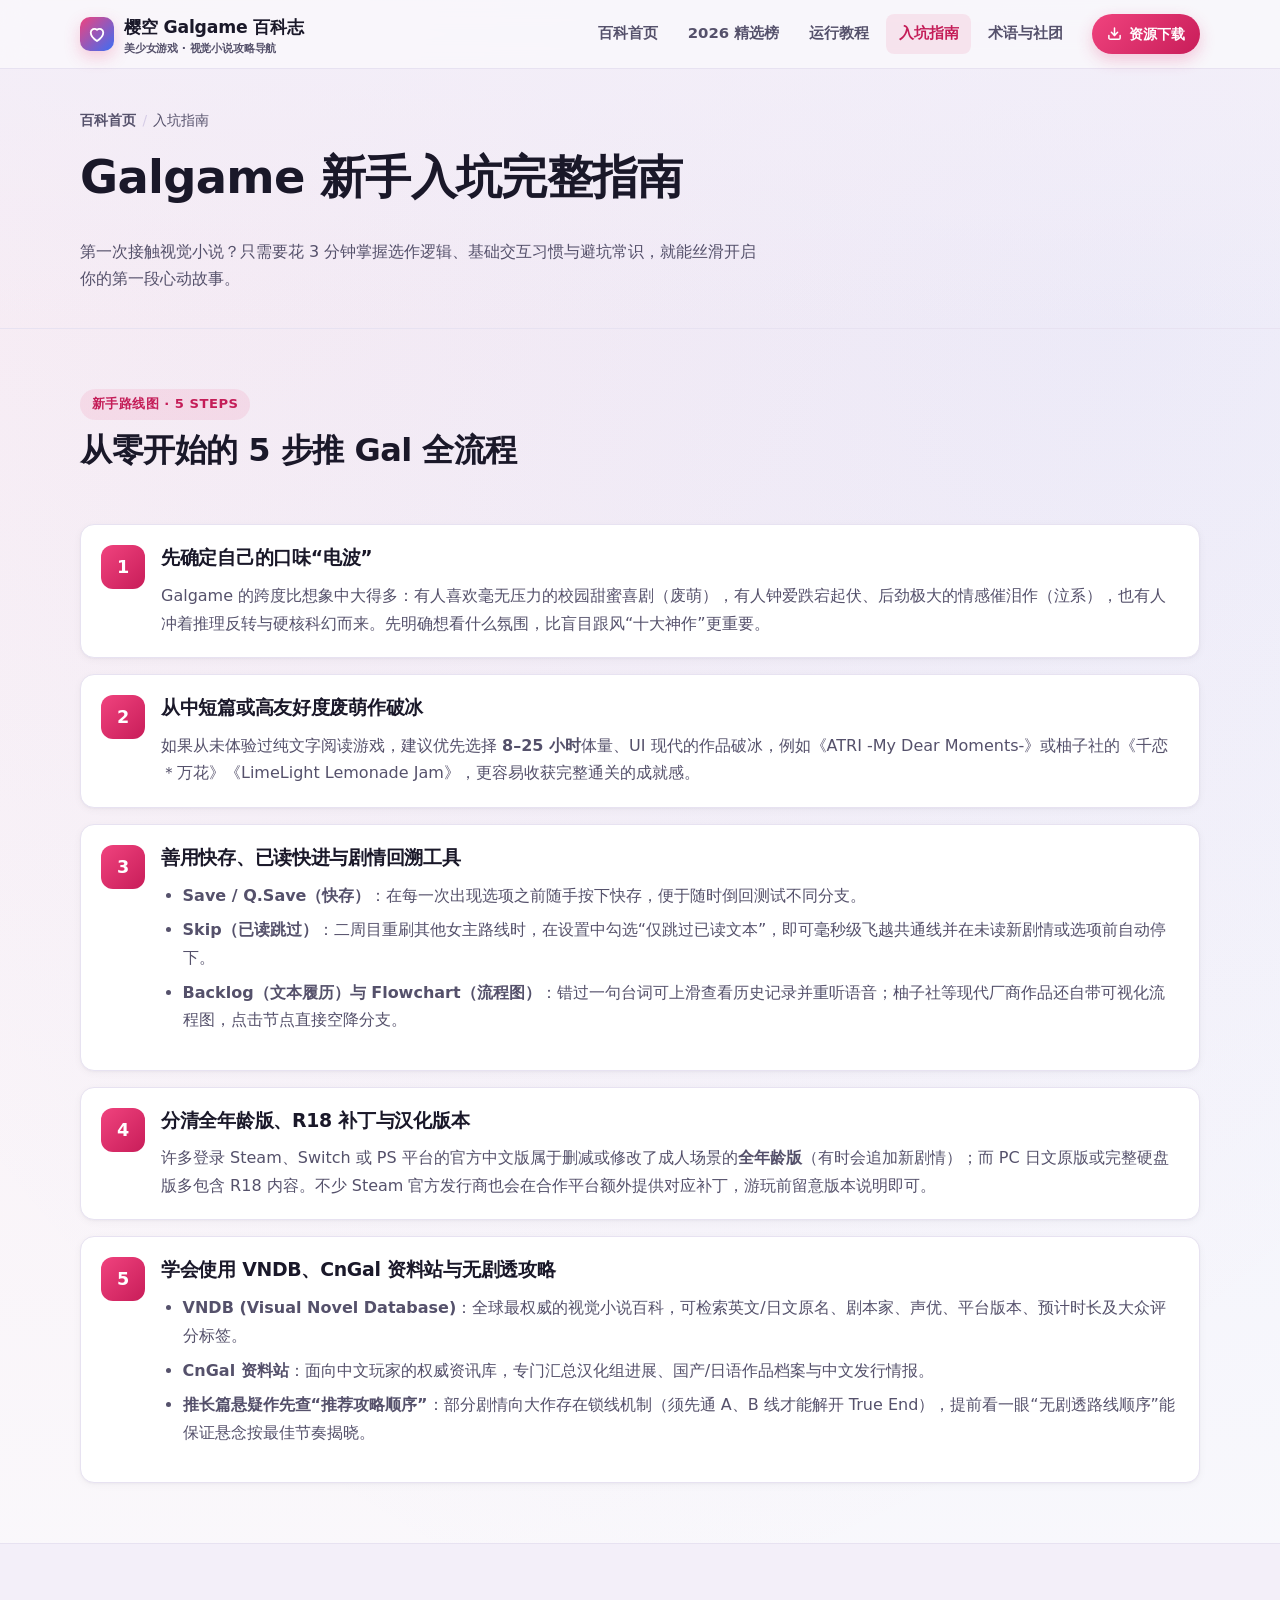
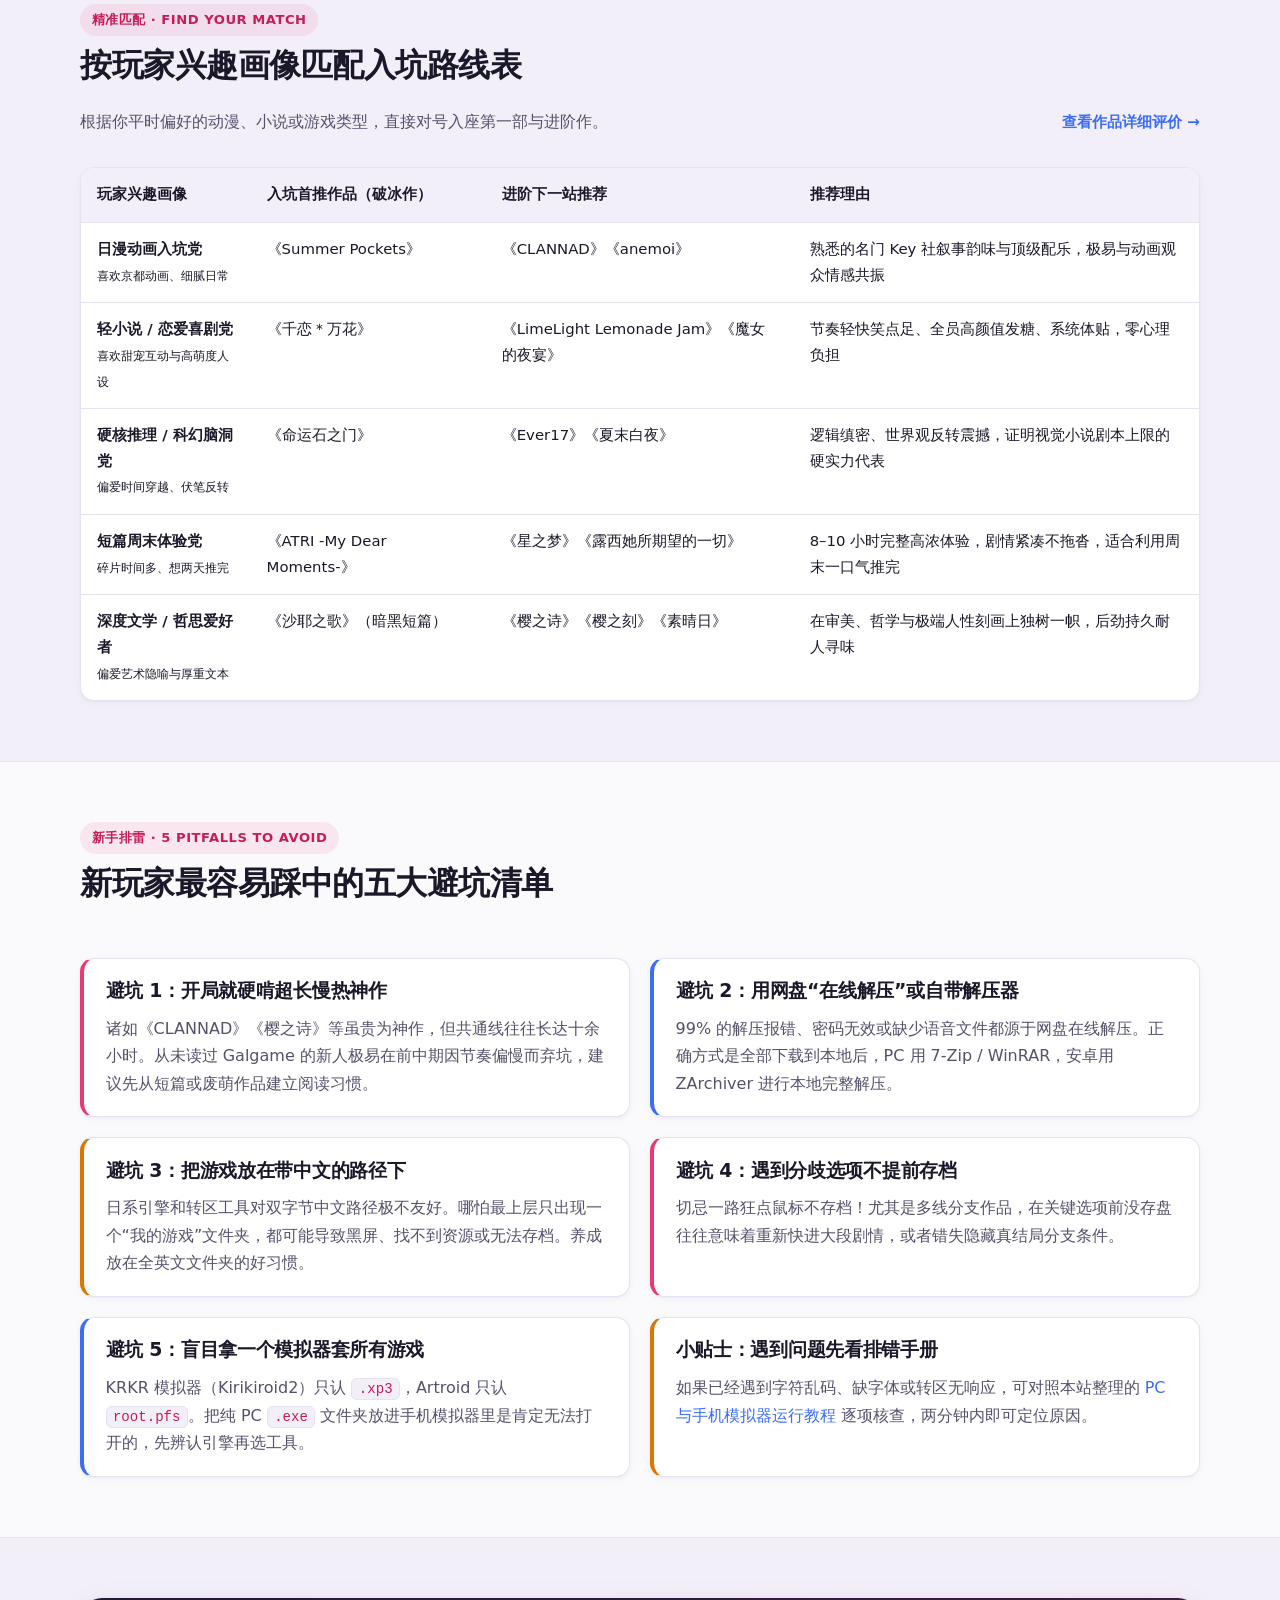
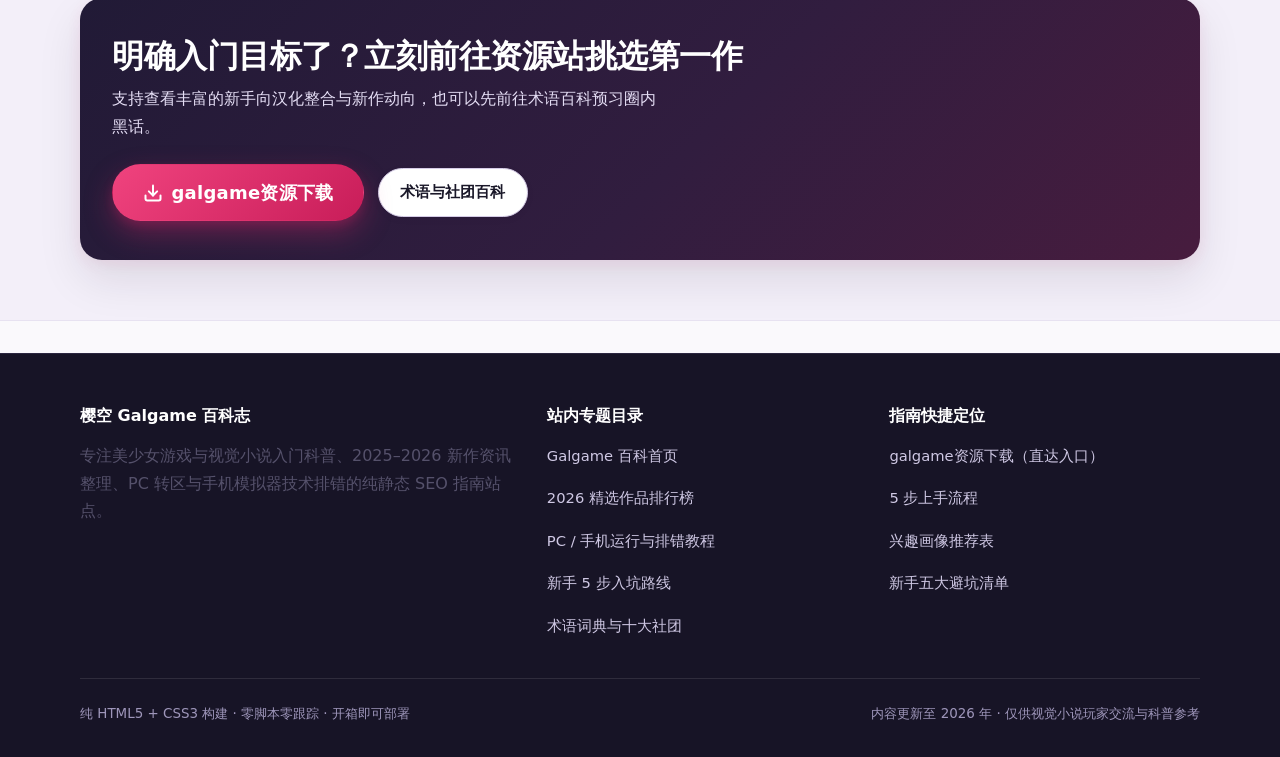
<file: guide.html>
<!DOCTYPE html>
<html lang="zh-CN">
<head>
  <meta charset="UTF-8">
  <meta name="viewport" content="width=device-width, initial-scale=1.0">
  <title>Galgame 新手入坑完整指南 - 从选作、存档到攻略与资料站全流程教程</title>
  <meta name="description" content="零基础 Galgame 新人入门全流程攻略：5 步快速上手、按兴趣画像匹配首推作品表、VNDB 与 CnGal 资料站用法，以及新玩家最容易踩的五大避坑清单。">
  <meta name="keywords" content="Galgame入坑指南,Galgame新手推荐,VNDB,CnGal,Galgame存档技巧,Galgame避坑,视觉小说入门">
  <meta name="robots" content="index, follow, max-snippet:-1, max-image-preview:large">
  <meta property="og:type" content="article">
  <meta property="og:locale" content="zh_CN">
  <meta property="og:site_name" content="樱空 Galgame 百科志">
  <meta property="og:title" content="Galgame 新手入坑完整指南 - 从选作、存档到攻略与资料站全流程教程">
  <meta property="og:description" content="从选对第一部破冰作到掌握快存回溯与查汉化查攻略技巧，帮助新人零压力跨入美少女游戏世界。">
  <link rel="icon" type="image/svg+xml" href="data:image/svg+xml,%3Csvg xmlns='http://www.w3.org/2000/svg' viewBox='0 0 64 64'%3E%3Cdefs%3E%3ClinearGradient id='g' x1='0' y1='0' x2='1' y2='1'%3E%3Cstop offset='0%25' stop-color='%23f0437e'/%3E%3Cstop offset='100%25' stop-color='%233b6ef5'/%3E%3C/linearGradient%3E%3C/defs%3E%3Crect width='64' height='64' rx='16' fill='url(%23g)'/%3E%3Cpath d='M32 49C20 40 13 33 13 24a10 10 0 0 1 19-4.5A10 10 0 0 1 51 24c0 9-7 16-19 25z' fill='%23ffffff'/%3E%3C/svg%3E">
  <link rel="stylesheet" href="styles.css">
</head>
<body>
  <a class="skip-link" href="#main-content">跳至正文内容</a>

  <header class="site-header">
    <div class="container header-inner">
      <a class="brand-logo" href="index.html">
        <span class="brand-mark" aria-hidden="true">
          <svg width="20" height="20" viewBox="0 0 24 24" fill="none" stroke="currentColor" stroke-width="2.2" stroke-linecap="round" stroke-linejoin="round">
            <path d="M12 20.5s-7.5-4.8-7.5-10.2A4.5 4.5 0 0 1 12 7a4.5 4.5 0 0 1 7.5 3.3c0 5.4-7.5 10.2-7.5 10.2z"/>
          </svg>
        </span>
        <span>
          <span>樱空 Galgame 百科志</span>
          <span class="brand-sub">美少女游戏 · 视觉小说攻略导航</span>
        </span>
      </a>

      <input type="checkbox" id="nav-toggle" class="nav-toggle" aria-label="展开或收起导航菜单">
      <label class="nav-toggle-label" for="nav-toggle">
        <svg width="18" height="18" viewBox="0 0 24 24" fill="none" stroke="currentColor" stroke-width="2.2" stroke-linecap="round" aria-hidden="true">
          <line x1="3" y1="6" x2="21" y2="6"/>
          <line x1="3" y1="12" x2="21" y2="12"/>
          <line x1="3" y1="18" x2="21" y2="18"/>
        </svg>
        菜单
      </label>

      <div class="nav-wrapper">
        <nav class="site-nav" aria-label="主导航">
          <a href="index.html">百科首页</a>
          <a href="ranking.html">2026 精选榜</a>
          <a href="engines.html">运行教程</a>
          <a href="guide.html" aria-current="page">入坑指南</a>
          <a href="glossary.html">术语与社团</a>
        </nav>
        <a class="header-cta" href="https://game123.download/" target="_blank" rel="noopener noreferrer">
          <svg width="15" height="15" viewBox="0 0 24 24" fill="none" stroke="currentColor" stroke-width="2.4" stroke-linecap="round" stroke-linejoin="round" aria-hidden="true">
            <path d="M21 15v4a2 2 0 0 1-2 2H5a2 2 0 0 1-2-2v-4"/>
            <polyline points="7 10 12 15 17 10"/>
            <line x1="12" y1="15" x2="12" y2="3"/>
          </svg>
          <span>资源下载</span>
        </a>
      </div>
    </div>
  </header>

  <main id="main-content">
    <section class="page-hero">
      <div class="container">
        <nav aria-label="面包屑导航">
          <ol class="breadcrumb" itemscope itemtype="https://schema.org/BreadcrumbList">
            <li itemprop="itemListElement" itemscope itemtype="https://schema.org/ListItem">
              <a itemprop="item" href="index.html"><span itemprop="name">百科首页</span></a>
              <meta itemprop="position" content="1">
            </li>
            <li itemprop="itemListElement" itemscope itemtype="https://schema.org/ListItem">
              <span itemprop="name">入坑指南</span>
              <meta itemprop="position" content="2">
            </li>
          </ol>
        </nav>
        <h1>Galgame 新手入坑完整指南</h1>
        <p class="section-desc">
          第一次接触视觉小说？只需要花 3 分钟掌握选作逻辑、基础交互习惯与避坑常识，就能丝滑开启你的第一段心动故事。
        </p>
      </div>
    </section>

    <article itemscope itemtype="https://schema.org/Article">
      <meta itemprop="headline" content="Galgame 新手入坑完整指南 - 从选作、存档到攻略与资料站全流程教程">
      <meta itemprop="inLanguage" content="zh-CN">
      <meta itemprop="description" content="5步掌握Galgame入坑流程、不同兴趣玩家选作路线对照表及新人五大避坑指南。">

      <!-- 5-Step Roadmap -->
      <section class="section" id="roadmap" itemprop="articleBody">
        <div class="container">
          <div class="section-header">
            <div>
              <span class="section-eyebrow">新手路线图 · 5 Steps</span>
              <h2>从零开始的 5 步推 Gal 全流程</h2>
            </div>
          </div>

          <div class="step-list">
            <div class="step-item">
              <div class="step-num">1</div>
              <div>
                <h3>先确定自己的口味“电波”</h3>
                <p>Galgame 的跨度比想象中大得多：有人喜欢毫无压力的校园甜蜜喜剧（废萌），有人钟爱跌宕起伏、后劲极大的情感催泪作（泣系），也有人冲着推理反转与硬核科幻而来。先明确想看什么氛围，比盲目跟风“十大神作”更重要。</p>
              </div>
            </div>

            <div class="step-item">
              <div class="step-num">2</div>
              <div>
                <h3>从中短篇或高友好度废萌作破冰</h3>
                <p>如果从未体验过纯文字阅读游戏，建议优先选择 <strong>8–25 小时</strong>体量、UI 现代的作品破冰，例如《ATRI -My Dear Moments-》或柚子社的《千恋＊万花》《LimeLight Lemonade Jam》，更容易收获完整通关的成就感。</p>
              </div>
            </div>

            <div class="step-item">
              <div class="step-num">3</div>
              <div>
                <h3>善用快存、已读快进与剧情回溯工具</h3>
                <ul>
                  <li><strong>Save / Q.Save（快存）</strong>：在每一次出现选项之前随手按下快存，便于随时倒回测试不同分支。</li>
                  <li><strong>Skip（已读跳过）</strong>：二周目重刷其他女主路线时，在设置中勾选“仅跳过已读文本”，即可毫秒级飞越共通线并在未读新剧情或选项前自动停下。</li>
                  <li><strong>Backlog（文本履历）与 Flowchart（流程图）</strong>：错过一句台词可上滑查看历史记录并重听语音；柚子社等现代厂商作品还自带可视化流程图，点击节点直接空降分支。</li>
                </ul>
              </div>
            </div>

            <div class="step-item">
              <div class="step-num">4</div>
              <div>
                <h3>分清全年龄版、R18 补丁与汉化版本</h3>
                <p>许多登录 Steam、Switch 或 PS 平台的官方中文版属于删减或修改了成人场景的<strong>全年龄版</strong>（有时会追加新剧情）；而 PC 日文原版或完整硬盘版多包含 R18 内容。不少 Steam 官方发行商也会在合作平台额外提供对应补丁，游玩前留意版本说明即可。</p>
              </div>
            </div>

            <div class="step-item">
              <div class="step-num">5</div>
              <div>
                <h3>学会使用 VNDB、CnGal 资料站与无剧透攻略</h3>
                <ul>
                  <li><strong>VNDB (Visual Novel Database)</strong>：全球最权威的视觉小说百科，可检索英文/日文原名、剧本家、声优、平台版本、预计时长及大众评分标签。</li>
                  <li><strong>CnGal 资料站</strong>：面向中文玩家的权威资讯库，专门汇总汉化组进展、国产/日语作品档案与中文发行情报。</li>
                  <li><strong>推长篇悬疑作先查“推荐攻略顺序”</strong>：部分剧情向大作存在锁线机制（须先通 A、B 线才能解开 True End），提前看一眼“无剧透路线顺序”能保证悬念按最佳节奏揭晓。</li>
                </ul>
              </div>
            </div>
          </div>
        </div>
      </section>

      <!-- Persona-based Recommendation Table -->
      <section class="section section-soft" id="persona-match">
        <div class="container">
          <div class="section-header">
            <div>
              <span class="section-eyebrow">精准匹配 · Find Your Match</span>
              <h2>按玩家兴趣画像匹配入坑路线表</h2>
              <p class="section-desc">根据你平时偏好的动漫、小说或游戏类型，直接对号入座第一部与进阶作。</p>
            </div>
            <a class="section-more" href="ranking.html">查看作品详细评价 →</a>
          </div>

          <div class="table-wrap">
            <table>
              <thead>
                <tr>
                  <th>玩家兴趣画像</th>
                  <th>入坑首推作品（破冰作）</th>
                  <th>进阶下一站推荐</th>
                  <th>推荐理由</th>
                </tr>
              </thead>
              <tbody>
                <tr>
                  <td><strong>日漫动画入坑党</strong><br><small>喜欢京都动画、细腻日常</small></td>
                  <td>《Summer Pockets》</td>
                  <td>《CLANNAD》《anemoi》</td>
                  <td>熟悉的名门 Key 社叙事韵味与顶级配乐，极易与动画观众情感共振</td>
                </tr>
                <tr>
                  <td><strong>轻小说 / 恋爱喜剧党</strong><br><small>喜欢甜宠互动与高萌度人设</small></td>
                  <td>《千恋＊万花》</td>
                  <td>《LimeLight Lemonade Jam》《魔女的夜宴》</td>
                  <td>节奏轻快笑点足、全员高颜值发糖、系统体贴，零心理负担</td>
                </tr>
                <tr>
                  <td><strong>硬核推理 / 科幻脑洞党</strong><br><small>偏爱时间穿越、伏笔反转</small></td>
                  <td>《命运石之门》</td>
                  <td>《Ever17》《夏末白夜》</td>
                  <td>逻辑缜密、世界观反转震撼，证明视觉小说剧本上限的硬实力代表</td>
                </tr>
                <tr>
                  <td><strong>短篇周末体验党</strong><br><small>碎片时间多、想两天推完</small></td>
                  <td>《ATRI -My Dear Moments-》</td>
                  <td>《星之梦》《露西她所期望的一切》</td>
                  <td>8–10 小时完整高浓体验，剧情紧凑不拖沓，适合利用周末一口气推完</td>
                </tr>
                <tr>
                  <td><strong>深度文学 / 哲思爱好者</strong><br><small>偏爱艺术隐喻与厚重文本</small></td>
                  <td>《沙耶之歌》（暗黑短篇）</td>
                  <td>《樱之诗》《樱之刻》《素晴日》</td>
                  <td>在审美、哲学与极端人性刻画上独树一帜，后劲持久耐人寻味</td>
                </tr>
              </tbody>
            </table>
          </div>
        </div>
      </section>

      <!-- Top 5 Beginner Pitfalls -->
      <section class="section" id="pitfalls">
        <div class="container">
          <div class="section-header">
            <div>
              <span class="section-eyebrow">新手排雷 · 5 Pitfalls to Avoid</span>
              <h2>新玩家最容易踩中的五大避坑清单</h2>
            </div>
          </div>

          <div class="grid-2">
            <article class="callout">
              <h3>避坑 1：开局就硬啃超长慢热神作</h3>
              <p>诸如《CLANNAD》《樱之诗》等虽贵为神作，但共通线往往长达十余小时。从未读过 Galgame 的新人极易在前中期因节奏偏慢而弃坑，建议先从短篇或废萌作品建立阅读习惯。</p>
            </article>

            <article class="callout blue">
              <h3>避坑 2：用网盘“在线解压”或自带解压器</h3>
              <p>99% 的解压报错、密码无效或缺少语音文件都源于网盘在线解压。正确方式是全部下载到本地后，PC 用 7-Zip / WinRAR，安卓用 ZArchiver 进行本地完整解压。</p>
            </article>

            <article class="callout gold">
              <h3>避坑 3：把游戏放在带中文的路径下</h3>
              <p>日系引擎和转区工具对双字节中文路径极不友好。哪怕最上层只出现一个“我的游戏”文件夹，都可能导致黑屏、找不到资源或无法存档。养成放在全英文文件夹的好习惯。</p>
            </article>

            <article class="callout">
              <h3>避坑 4：遇到分歧选项不提前存档</h3>
              <p>切忌一路狂点鼠标不存档！尤其是多线分支作品，在关键选项前没存盘往往意味着重新快进大段剧情，或者错失隐藏真结局分支条件。</p>
            </article>

            <article class="callout blue">
              <h3>避坑 5：盲目拿一个模拟器套所有游戏</h3>
              <p>KRKR 模拟器（Kirikiroid2）只认 <code>.xp3</code>，Artroid 只认 <code>root.pfs</code>。把纯 PC <code>.exe</code> 文件夹放进手机模拟器里是肯定无法打开的，先辨认引擎再选工具。</p>
            </article>

            <article class="callout gold">
              <h3>小贴士：遇到问题先看排错手册</h3>
              <p>如果已经遇到字符乱码、缺字体或转区无响应，可对照本站整理的 <a href="engines.html">PC 与手机模拟器运行教程</a> 逐项核查，两分钟内即可定位原因。</p>
            </article>
          </div>
        </div>
      </section>
    </article>

    <section class="section section-soft">
      <div class="container">
        <div class="cta-banner">
          <div>
            <h2>明确入门目标了？立刻前往资源站挑选第一作</h2>
            <p>支持查看丰富的新手向汉化整合与新作动向，也可以先前往术语百科预习圈内黑话。</p>
          </div>
          <div class="btn-group">
            <a class="btn btn-download" href="https://game123.download/" target="_blank" rel="noopener noreferrer">
              <svg width="20" height="20" viewBox="0 0 24 24" fill="none" stroke="currentColor" stroke-width="2.4" stroke-linecap="round" stroke-linejoin="round" aria-hidden="true">
                <path d="M21 15v4a2 2 0 0 1-2 2H5a2 2 0 0 1-2-2v-4"/>
                <polyline points="7 10 12 15 17 10"/>
                <line x1="12" y1="15" x2="12" y2="3"/>
              </svg>
              <span>galgame资源下载</span>
            </a>
            <a class="btn btn-secondary" href="glossary.html">术语与社团百科</a>
          </div>
        </div>
      </div>
    </section>
  </main>

  <footer class="site-footer">
    <div class="container">
      <div class="footer-grid">
        <div>
          <div class="footer-title">樱空 Galgame 百科志</div>
          <p>专注美少女游戏与视觉小说入门科普、2025–2026 新作资讯整理、PC 转区与手机模拟器技术排错的纯静态 SEO 指南站点。</p>
        </div>
        <div>
          <div class="footer-title">站内专题目录</div>
          <ul class="footer-links">
            <li><a href="index.html">Galgame 百科首页</a></li>
            <li><a href="ranking.html">2026 精选作品排行榜</a></li>
            <li><a href="engines.html">PC / 手机运行与排错教程</a></li>
            <li><a href="guide.html">新手 5 步入坑路线</a></li>
            <li><a href="glossary.html">术语词典与十大社团</a></li>
          </ul>
        </div>
        <div>
          <div class="footer-title">指南快捷定位</div>
          <ul class="footer-links">
            <li><a href="https://game123.download/" target="_blank" rel="noopener noreferrer">galgame资源下载（直达入口）</a></li>
            <li><a href="#roadmap">5 步上手流程</a></li>
            <li><a href="#persona-match">兴趣画像推荐表</a></li>
            <li><a href="#pitfalls">新手五大避坑清单</a></li>
          </ul>
        </div>
      </div>
      <div class="footer-bottom">
        <span>纯 HTML5 + CSS3 构建 · 零脚本零跟踪 · 开箱即可部署</span>
        <span>内容更新至 2026 年 · 仅供视觉小说玩家交流与科普参考</span>
      </div>
    </div>
  </footer>
</body>
</html>
</file>
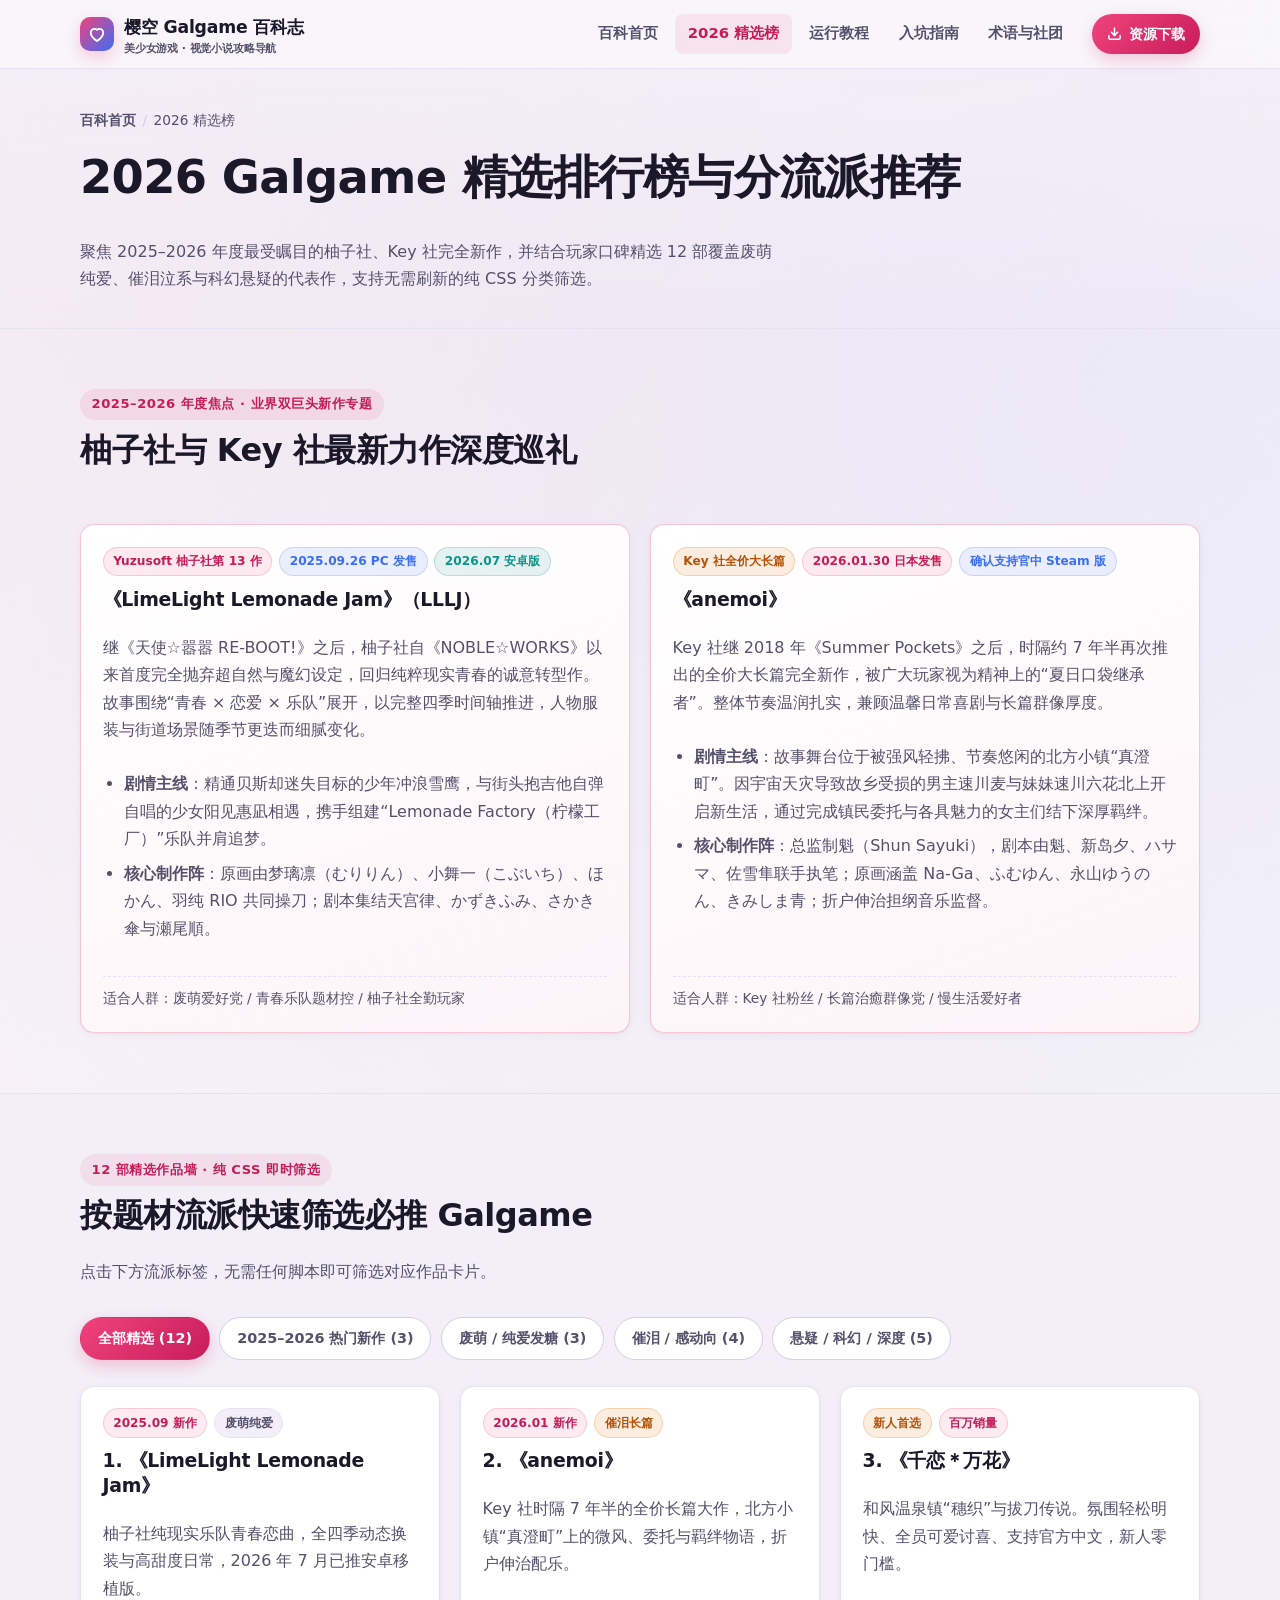
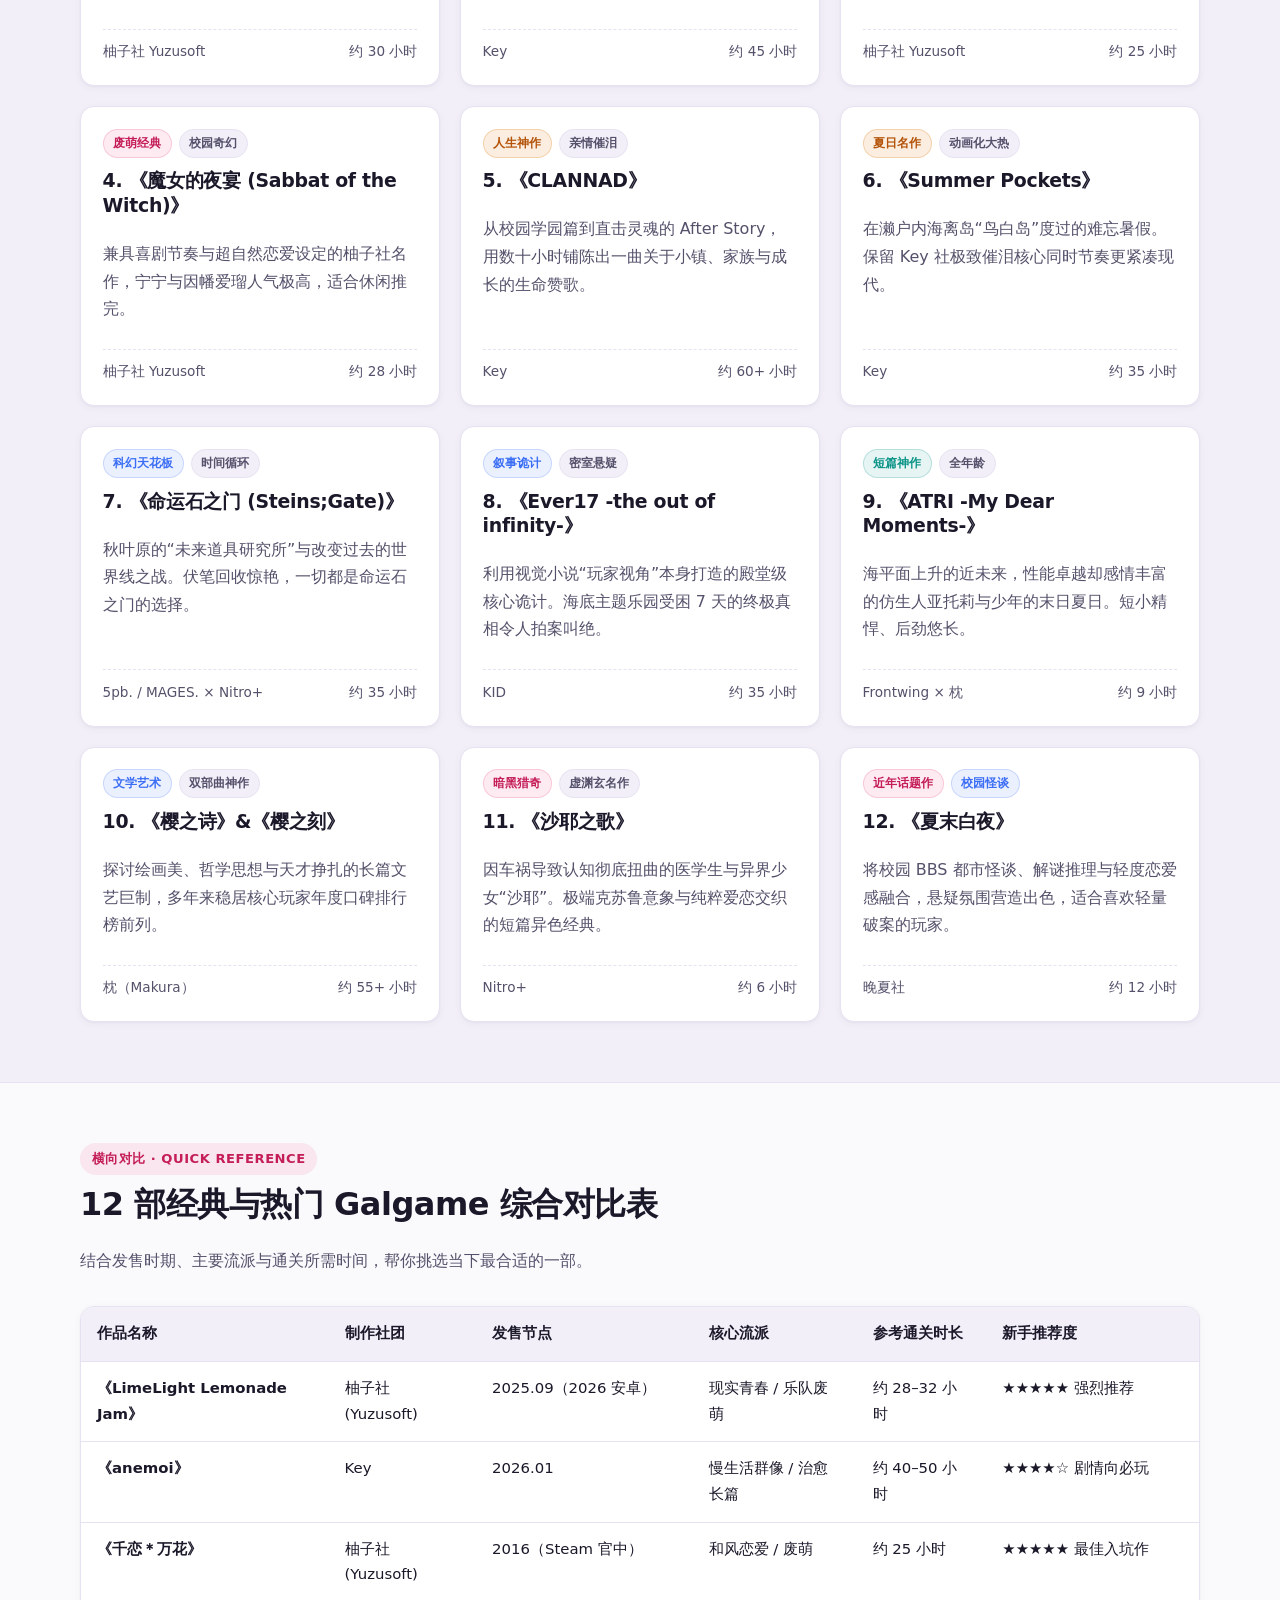
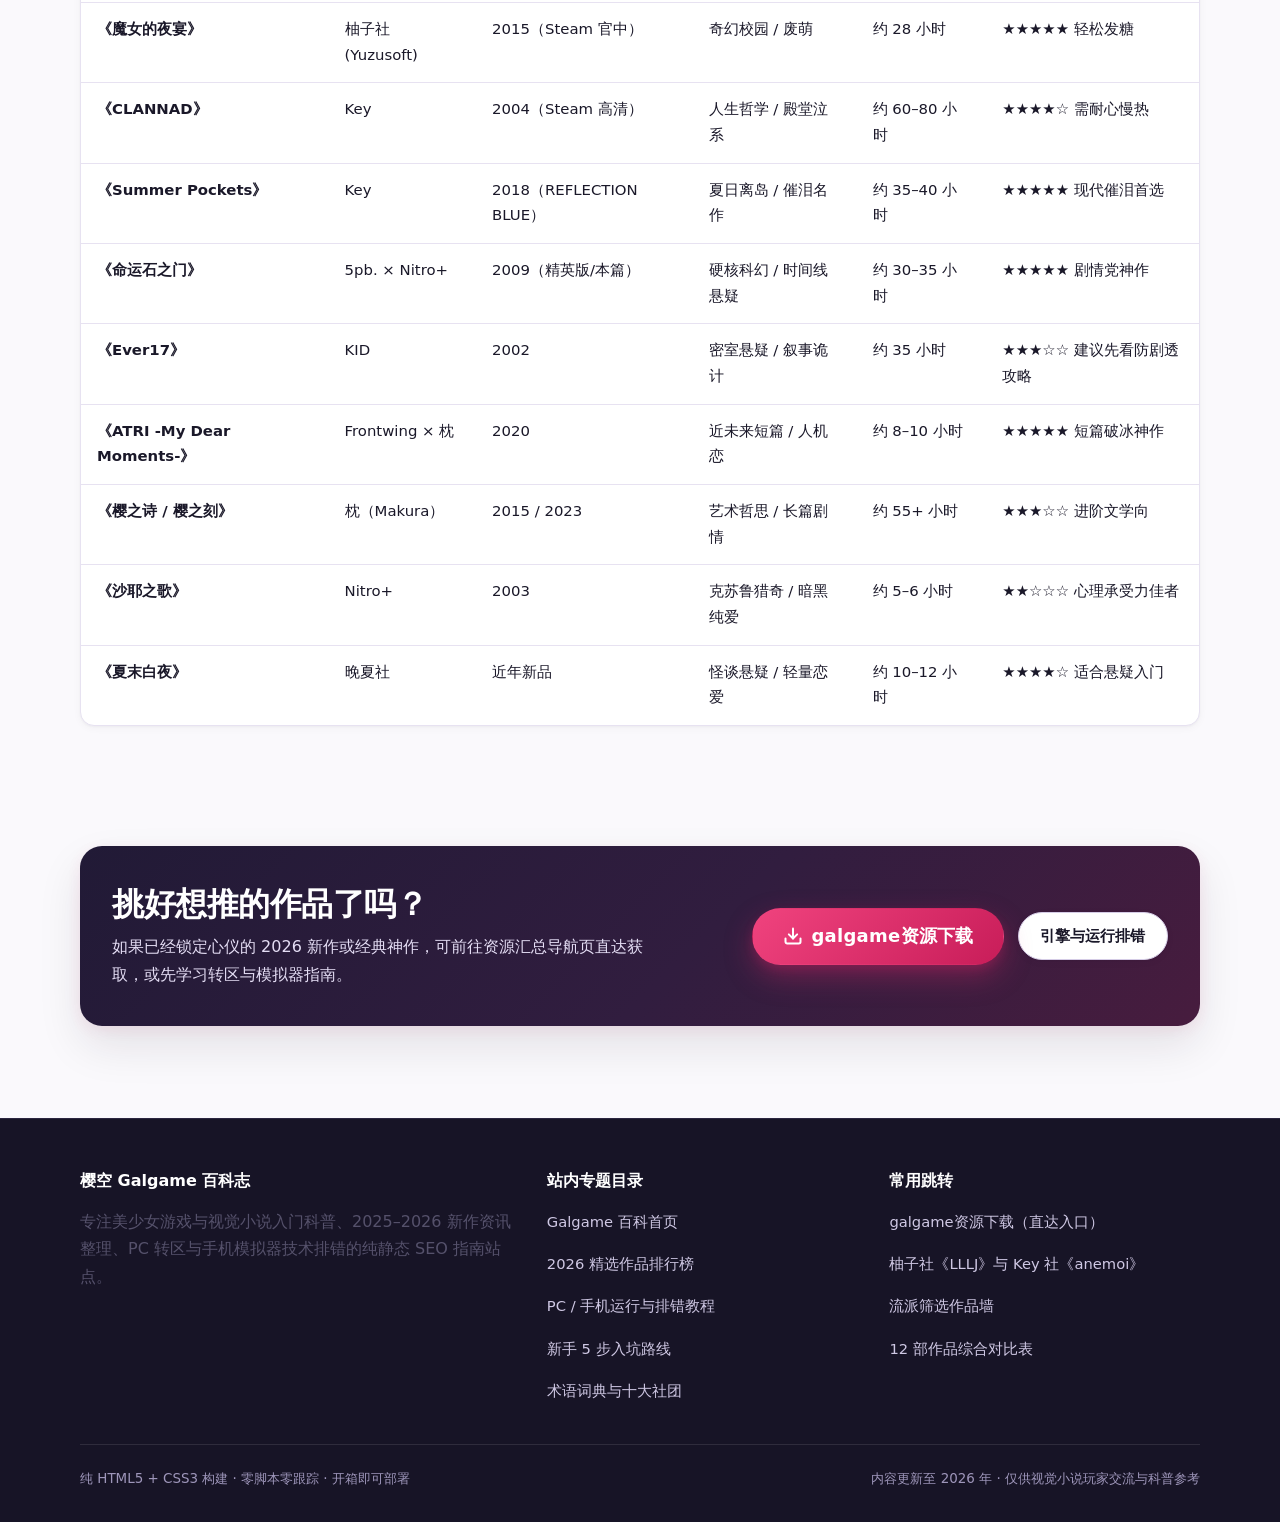
<file: ranking.html>
<!DOCTYPE html>
<html lang="zh-CN">
<head>
  <meta charset="UTF-8">
  <meta name="viewport" content="width=device-width, initial-scale=1.0">
  <title>2026 Galgame 精选排行榜与分流派推荐 - 柚子社、Key 社新作与必玩神作</title>
  <meta name="description" content="2026 年 Galgame 热门新作与殿堂级经典作品排行榜：深度介绍柚子社《LimeLight Lemonade Jam》与 Key 社《anemoi》，提供纯 CSS 流派筛选与 12 部代表作时长、难度对比表。">
  <meta name="keywords" content="Galgame排行榜,2026 Galgame推荐,柚子社新作,LimeLight Lemonade Jam,Key社anemoi,千恋万花,CLANNAD,命运石之门,废萌推荐">
  <meta name="robots" content="index, follow, max-snippet:-1, max-image-preview:large">
  <meta property="og:type" content="article">
  <meta property="og:locale" content="zh_CN">
  <meta property="og:site_name" content="樱空 Galgame 百科志">
  <meta property="og:title" content="2026 Galgame 精选排行榜与分流派推荐 - 柚子社、Key 社新作与必玩神作">
  <meta property="og:description" content="按 2025-2026 新作、废萌纯爱、催泪泣系、悬疑科幻筛选 12 部必推 Galgame 精品，附通关时长与新手推荐星级。">
  <link rel="icon" type="image/svg+xml" href="data:image/svg+xml,%3Csvg xmlns='http://www.w3.org/2000/svg' viewBox='0 0 64 64'%3E%3Cdefs%3E%3ClinearGradient id='g' x1='0' y1='0' x2='1' y2='1'%3E%3Cstop offset='0%25' stop-color='%23f0437e'/%3E%3Cstop offset='100%25' stop-color='%233b6ef5'/%3E%3C/linearGradient%3E%3C/defs%3E%3Crect width='64' height='64' rx='16' fill='url(%23g)'/%3E%3Cpath d='M32 49C20 40 13 33 13 24a10 10 0 0 1 19-4.5A10 10 0 0 1 51 24c0 9-7 16-19 25z' fill='%23ffffff'/%3E%3C/svg%3E">
  <link rel="stylesheet" href="styles.css">
</head>
<body>
  <a class="skip-link" href="#main-content">跳至正文内容</a>

  <header class="site-header">
    <div class="container header-inner">
      <a class="brand-logo" href="index.html">
        <span class="brand-mark" aria-hidden="true">
          <svg width="20" height="20" viewBox="0 0 24 24" fill="none" stroke="currentColor" stroke-width="2.2" stroke-linecap="round" stroke-linejoin="round">
            <path d="M12 20.5s-7.5-4.8-7.5-10.2A4.5 4.5 0 0 1 12 7a4.5 4.5 0 0 1 7.5 3.3c0 5.4-7.5 10.2-7.5 10.2z"/>
          </svg>
        </span>
        <span>
          <span>樱空 Galgame 百科志</span>
          <span class="brand-sub">美少女游戏 · 视觉小说攻略导航</span>
        </span>
      </a>

      <input type="checkbox" id="nav-toggle" class="nav-toggle" aria-label="展开或收起导航菜单">
      <label class="nav-toggle-label" for="nav-toggle">
        <svg width="18" height="18" viewBox="0 0 24 24" fill="none" stroke="currentColor" stroke-width="2.2" stroke-linecap="round" aria-hidden="true">
          <line x1="3" y1="6" x2="21" y2="6"/>
          <line x1="3" y1="12" x2="21" y2="12"/>
          <line x1="3" y1="18" x2="21" y2="18"/>
        </svg>
        菜单
      </label>

      <div class="nav-wrapper">
        <nav class="site-nav" aria-label="主导航">
          <a href="index.html">百科首页</a>
          <a href="ranking.html" aria-current="page">2026 精选榜</a>
          <a href="engines.html">运行教程</a>
          <a href="guide.html">入坑指南</a>
          <a href="glossary.html">术语与社团</a>
        </nav>
        <a class="header-cta" href="https://game123.download/" target="_blank" rel="noopener noreferrer">
          <svg width="15" height="15" viewBox="0 0 24 24" fill="none" stroke="currentColor" stroke-width="2.4" stroke-linecap="round" stroke-linejoin="round" aria-hidden="true">
            <path d="M21 15v4a2 2 0 0 1-2 2H5a2 2 0 0 1-2-2v-4"/>
            <polyline points="7 10 12 15 17 10"/>
            <line x1="12" y1="15" x2="12" y2="3"/>
          </svg>
          <span>资源下载</span>
        </a>
      </div>
    </div>
  </header>

  <main id="main-content">
    <section class="page-hero">
      <div class="container">
        <nav aria-label="面包屑导航">
          <ol class="breadcrumb" itemscope itemtype="https://schema.org/BreadcrumbList">
            <li itemprop="itemListElement" itemscope itemtype="https://schema.org/ListItem">
              <a itemprop="item" href="index.html"><span itemprop="name">百科首页</span></a>
              <meta itemprop="position" content="1">
            </li>
            <li itemprop="itemListElement" itemscope itemtype="https://schema.org/ListItem">
              <span itemprop="name">2026 精选榜</span>
              <meta itemprop="position" content="2">
            </li>
          </ol>
        </nav>
        <h1>2026 Galgame 精选排行榜与分流派推荐</h1>
        <p class="section-desc">
          聚焦 2025–2026 年度最受瞩目的柚子社、Key 社完全新作，并结合玩家口碑精选 12 部覆盖废萌纯爱、催泪泣系与科幻悬疑的代表作，支持无需刷新的纯 CSS 分类筛选。
        </p>
      </div>
    </section>

    <!-- 2025-2026 Industry Twin Giants Spotlight -->
    <section class="section" id="new-releases">
      <div class="container">
        <div class="section-header">
          <div>
            <span class="section-eyebrow">2025–2026 年度焦点 · 业界双巨头新作专题</span>
            <h2>柚子社与 Key 社最新力作深度巡礼</h2>
          </div>
        </div>

        <div class="grid-2">
          <article class="card card-highlight">
            <div class="badge-row">
              <span class="badge pink">Yuzusoft 柚子社第 13 作</span>
              <span class="badge blue">2025.09.26 PC 发售</span>
              <span class="badge emerald">2026.07 安卓版</span>
            </div>
            <h3>《LimeLight Lemonade Jam》（LLLJ）</h3>
            <p>
              继《天使☆嚣嚣 RE-BOOT!》之后，柚子社自《NOBLE☆WORKS》以来首度完全抛弃超自然与魔幻设定，回归纯粹现实青春的诚意转型作。故事围绕“青春 × 恋爱 × 乐队”展开，以完整四季时间轴推进，人物服装与街道场景随季节更迭而细腻变化。
            </p>
            <ul>
              <li><strong>剧情主线</strong>：精通贝斯却迷失目标的少年冲浪雪鹰，与街头抱吉他自弹自唱的少女阳见惠凪相遇，携手组建“Lemonade Factory（柠檬工厂）”乐队并肩追梦。</li>
              <li><strong>核心制作阵</strong>：原画由梦璃凛（むりりん）、小舞一（こぶいち）、ほかん、羽纯 RIO 共同操刀；剧本集结天宫律、かずきふみ、さかき傘与瀬尾順。</li>
            </ul>
            <div class="card-meta">
              <span>适合人群：废萌爱好党 / 青春乐队题材控 / 柚子社全勤玩家</span>
            </div>
          </article>

          <article class="card card-highlight">
            <div class="badge-row">
              <span class="badge gold">Key 社全价大长篇</span>
              <span class="badge pink">2026.01.30 日本发售</span>
              <span class="badge blue">确认支持官中 Steam 版</span>
            </div>
            <h3>《anemoi》</h3>
            <p>
              Key 社继 2018 年《Summer Pockets》之后，时隔约 7 年半再次推出的全价大长篇完全新作，被广大玩家视为精神上的“夏日口袋继承者”。整体节奏温润扎实，兼顾温馨日常喜剧与长篇群像厚度。
            </p>
            <ul>
              <li><strong>剧情主线</strong>：故事舞台位于被强风轻拂、节奏悠闲的北方小镇“真澄町”。因宇宙天灾导致故乡受损的男主速川麦与妹妹速川六花北上开启新生活，通过完成镇民委托与各具魅力的女主们结下深厚羁绊。</li>
              <li><strong>核心制作阵</strong>：总监制魁（Shun Sayuki），剧本由魁、新岛夕、ハサマ、佐雪隼联手执笔；原画涵盖 Na-Ga、ふむゆん、永山ゆうのん、きみしま青；折户伸治担纲音乐监督。</li>
            </ul>
            <div class="card-meta">
              <span>适合人群：Key 社粉丝 / 长篇治癒群像党 / 慢生活爱好者</span>
            </div>
          </article>
        </div>
      </div>
    </section>

    <!-- Pure CSS Filterable Works Grid (12 Works) -->
    <section class="section section-soft" id="works-directory">
      <div class="container">
        <div class="section-header">
          <div>
            <span class="section-eyebrow">12 部精选作品墙 · 纯 CSS 即时筛选</span>
            <h2>按题材流派快速筛选必推 Galgame</h2>
            <p class="section-desc">点击下方流派标签，无需任何脚本即可筛选对应作品卡片。</p>
          </div>
        </div>

        <div class="filter-container" itemscope itemtype="https://schema.org/ItemList">
          <meta itemprop="name" content="2026 Galgame 12 部精选推荐作品榜">
          <input class="filter-radio" type="radio" name="genre-filter" id="filter-all" checked>
          <input class="filter-radio" type="radio" name="genre-filter" id="filter-new">
          <input class="filter-radio" type="radio" name="genre-filter" id="filter-moe">
          <input class="filter-radio" type="radio" name="genre-filter" id="filter-nakige">
          <input class="filter-radio" type="radio" name="genre-filter" id="filter-mystery">

          <div class="filter-tabs" role="group" aria-label="按流派筛选作品">
            <label class="filter-tab" for="filter-all">全部精选 (12)</label>
            <label class="filter-tab" for="filter-new">2025–2026 热门新作 (3)</label>
            <label class="filter-tab" for="filter-moe">废萌 / 纯爱发糖 (3)</label>
            <label class="filter-tab" for="filter-nakige">催泪 / 感动向 (4)</label>
            <label class="filter-tab" for="filter-mystery">悬疑 / 科幻 / 深度 (5)</label>
          </div>

          <div class="grid-3 works-grid">
            <article class="card work-card" data-genre="new moe" itemprop="itemListElement" itemscope itemtype="https://schema.org/ListItem">
              <meta itemprop="position" content="1">
              <div class="badge-row">
                <span class="badge pink">2025.09 新作</span>
                <span class="badge">废萌纯爱</span>
              </div>
              <h3 itemprop="name">1. 《LimeLight Lemonade Jam》</h3>
              <p>柚子社纯现实乐队青春恋曲，全四季动态换装与高甜度日常，2026 年 7 月已推安卓移植版。</p>
              <div class="card-meta"><span>柚子社 Yuzusoft</span><span>约 30 小时</span></div>
            </article>

            <article class="card work-card" data-genre="new nakige" itemprop="itemListElement" itemscope itemtype="https://schema.org/ListItem">
              <meta itemprop="position" content="2">
              <div class="badge-row">
                <span class="badge pink">2026.01 新作</span>
                <span class="badge gold">催泪长篇</span>
              </div>
              <h3 itemprop="name">2. 《anemoi》</h3>
              <p>Key 社时隔 7 年半的全价长篇大作，北方小镇“真澄町”上的微风、委托与羁绊物语，折户伸治配乐。</p>
              <div class="card-meta"><span>Key</span><span>约 45 小时</span></div>
            </article>

            <article class="card work-card" data-genre="moe" itemprop="itemListElement" itemscope itemtype="https://schema.org/ListItem">
              <meta itemprop="position" content="3">
              <div class="badge-row">
                <span class="badge gold">新人首选</span>
                <span class="badge pink">百万销量</span>
              </div>
              <h3 itemprop="name">3. 《千恋＊万花》</h3>
              <p>和风温泉镇“穗织”与拔刀传说。氛围轻松明快、全员可爱讨喜、支持官方中文，新人零门槛。</p>
              <div class="card-meta"><span>柚子社 Yuzusoft</span><span>约 25 小时</span></div>
            </article>

            <article class="card work-card" data-genre="moe" itemprop="itemListElement" itemscope itemtype="https://schema.org/ListItem">
              <meta itemprop="position" content="4">
              <div class="badge-row">
                <span class="badge pink">废萌经典</span>
                <span class="badge">校园奇幻</span>
              </div>
              <h3 itemprop="name">4. 《魔女的夜宴 (Sabbat of the Witch)》</h3>
              <p>兼具喜剧节奏与超自然恋爱设定的柚子社名作，宁宁与因幡爱瑠人气极高，适合休闲推完。</p>
              <div class="card-meta"><span>柚子社 Yuzusoft</span><span>约 28 小时</span></div>
            </article>

            <article class="card work-card" data-genre="nakige" itemprop="itemListElement" itemscope itemtype="https://schema.org/ListItem">
              <meta itemprop="position" content="5">
              <div class="badge-row">
                <span class="badge gold">人生神作</span>
                <span class="badge">亲情催泪</span>
              </div>
              <h3 itemprop="name">5. 《CLANNAD》</h3>
              <p>从校园学园篇到直击灵魂的 After Story，用数十小时铺陈出一曲关于小镇、家族与成长的生命赞歌。</p>
              <div class="card-meta"><span>Key</span><span>约 60+ 小时</span></div>
            </article>

            <article class="card work-card" data-genre="nakige" itemprop="itemListElement" itemscope itemtype="https://schema.org/ListItem">
              <meta itemprop="position" content="6">
              <div class="badge-row">
                <span class="badge gold">夏日名作</span>
                <span class="badge">动画化大热</span>
              </div>
              <h3 itemprop="name">6. 《Summer Pockets》</h3>
              <p>在濑户内海离岛“鸟白岛”度过的难忘暑假。保留 Key 社极致催泪核心同时节奏更紧凑现代。</p>
              <div class="card-meta"><span>Key</span><span>约 35 小时</span></div>
            </article>

            <article class="card work-card" data-genre="mystery" itemprop="itemListElement" itemscope itemtype="https://schema.org/ListItem">
              <meta itemprop="position" content="7">
              <div class="badge-row">
                <span class="badge blue">科幻天花板</span>
                <span class="badge">时间循环</span>
              </div>
              <h3 itemprop="name">7. 《命运石之门 (Steins;Gate)》</h3>
              <p>秋叶原的“未来道具研究所”与改变过去的世界线之战。伏笔回收惊艳，一切都是命运石之门的选择。</p>
              <div class="card-meta"><span>5pb. / MAGES. × Nitro+</span><span>约 35 小时</span></div>
            </article>

            <article class="card work-card" data-genre="mystery" itemprop="itemListElement" itemscope itemtype="https://schema.org/ListItem">
              <meta itemprop="position" content="8">
              <div class="badge-row">
                <span class="badge blue">叙事诡计</span>
                <span class="badge">密室悬疑</span>
              </div>
              <h3 itemprop="name">8. 《Ever17 -the out of infinity-》</h3>
              <p>利用视觉小说“玩家视角”本身打造的殿堂级核心诡计。海底主题乐园受困 7 天的终极真相令人拍案叫绝。</p>
              <div class="card-meta"><span>KID</span><span>约 35 小时</span></div>
            </article>

            <article class="card work-card" data-genre="nakige" itemprop="itemListElement" itemscope itemtype="https://schema.org/ListItem">
              <meta itemprop="position" content="9">
              <div class="badge-row">
                <span class="badge emerald">短篇神作</span>
                <span class="badge">全年龄</span>
              </div>
              <h3 itemprop="name">9. 《ATRI -My Dear Moments-》</h3>
              <p>海平面上升的近未来，性能卓越却感情丰富的仿生人亚托莉与少年的末日夏日。短小精悍、后劲悠长。</p>
              <div class="card-meta"><span>Frontwing × 枕</span><span>约 9 小时</span></div>
            </article>

            <article class="card work-card" data-genre="mystery" itemprop="itemListElement" itemscope itemtype="https://schema.org/ListItem">
              <meta itemprop="position" content="10">
              <div class="badge-row">
                <span class="badge blue">文学艺术</span>
                <span class="badge">双部曲神作</span>
              </div>
              <h3 itemprop="name">10. 《樱之诗》&amp;《樱之刻》</h3>
              <p>探讨绘画美、哲学思想与天才挣扎的长篇文艺巨制，多年来稳居核心玩家年度口碑排行榜前列。</p>
              <div class="card-meta"><span>枕（Makura）</span><span>约 55+ 小时</span></div>
            </article>

            <article class="card work-card" data-genre="mystery" itemprop="itemListElement" itemscope itemtype="https://schema.org/ListItem">
              <meta itemprop="position" content="11">
              <div class="badge-row">
                <span class="badge pink">暗黑猎奇</span>
                <span class="badge">虚渊玄名作</span>
              </div>
              <h3 itemprop="name">11. 《沙耶之歌》</h3>
              <p>因车祸导致认知彻底扭曲的医学生与异界少女“沙耶”。极端克苏鲁意象与纯粹爱恋交织的短篇异色经典。</p>
              <div class="card-meta"><span>Nitro+</span><span>约 6 小时</span></div>
            </article>

            <article class="card work-card" data-genre="new mystery" itemprop="itemListElement" itemscope itemtype="https://schema.org/ListItem">
              <meta itemprop="position" content="12">
              <div class="badge-row">
                <span class="badge pink">近年话题作</span>
                <span class="badge blue">校园怪谈</span>
              </div>
              <h3 itemprop="name">12. 《夏末白夜》</h3>
              <p>将校园 BBS 都市怪谈、解谜推理与轻度恋爱感融合，悬疑氛围营造出色，适合喜欢轻量破案的玩家。</p>
              <div class="card-meta"><span>晚夏社</span><span>约 12 小时</span></div>
            </article>
          </div>
        </div>
      </div>
    </section>

    <!-- Comprehensive Comparison Table -->
    <section class="section" id="comparison-table">
      <div class="container">
        <div class="section-header">
          <div>
            <span class="section-eyebrow">横向对比 · Quick Reference</span>
            <h2>12 部经典与热门 Galgame 综合对比表</h2>
            <p class="section-desc">结合发售时期、主要流派与通关所需时间，帮你挑选当下最合适的一部。</p>
          </div>
        </div>

        <div class="table-wrap">
          <table>
            <thead>
              <tr>
                <th>作品名称</th>
                <th>制作社团</th>
                <th>发售节点</th>
                <th>核心流派</th>
                <th>参考通关时长</th>
                <th>新手推荐度</th>
              </tr>
            </thead>
            <tbody>
              <tr>
                <td><strong>《LimeLight Lemonade Jam》</strong></td>
                <td>柚子社 (Yuzusoft)</td>
                <td>2025.09（2026 安卓）</td>
                <td>现实青春 / 乐队废萌</td>
                <td>约 28–32 小时</td>
                <td>★★★★★ 强烈推荐</td>
              </tr>
              <tr>
                <td><strong>《anemoi》</strong></td>
                <td>Key</td>
                <td>2026.01</td>
                <td>慢生活群像 / 治愈长篇</td>
                <td>约 40–50 小时</td>
                <td>★★★★☆ 剧情向必玩</td>
              </tr>
              <tr>
                <td><strong>《千恋＊万花》</strong></td>
                <td>柚子社 (Yuzusoft)</td>
                <td>2016（Steam 官中）</td>
                <td>和风恋爱 / 废萌</td>
                <td>约 25 小时</td>
                <td>★★★★★ 最佳入坑作</td>
              </tr>
              <tr>
                <td><strong>《魔女的夜宴》</strong></td>
                <td>柚子社 (Yuzusoft)</td>
                <td>2015（Steam 官中）</td>
                <td>奇幻校园 / 废萌</td>
                <td>约 28 小时</td>
                <td>★★★★★ 轻松发糖</td>
              </tr>
              <tr>
                <td><strong>《CLANNAD》</strong></td>
                <td>Key</td>
                <td>2004（Steam 高清）</td>
                <td>人生哲学 / 殿堂泣系</td>
                <td>约 60–80 小时</td>
                <td>★★★★☆ 需耐心慢热</td>
              </tr>
              <tr>
                <td><strong>《Summer Pockets》</strong></td>
                <td>Key</td>
                <td>2018（REFLECTION BLUE）</td>
                <td>夏日离岛 / 催泪名作</td>
                <td>约 35–40 小时</td>
                <td>★★★★★ 现代催泪首选</td>
              </tr>
              <tr>
                <td><strong>《命运石之门》</strong></td>
                <td>5pb. × Nitro+</td>
                <td>2009（精英版/本篇）</td>
                <td>硬核科幻 / 时间线悬疑</td>
                <td>约 30–35 小时</td>
                <td>★★★★★ 剧情党神作</td>
              </tr>
              <tr>
                <td><strong>《Ever17》</strong></td>
                <td>KID</td>
                <td>2002</td>
                <td>密室悬疑 / 叙事诡计</td>
                <td>约 35 小时</td>
                <td>★★★☆☆ 建议先看防剧透攻略</td>
              </tr>
              <tr>
                <td><strong>《ATRI -My Dear Moments-》</strong></td>
                <td>Frontwing × 枕</td>
                <td>2020</td>
                <td>近未来短篇 / 人机恋</td>
                <td>约 8–10 小时</td>
                <td>★★★★★ 短篇破冰神作</td>
              </tr>
              <tr>
                <td><strong>《樱之诗 / 樱之刻》</strong></td>
                <td>枕（Makura）</td>
                <td>2015 / 2023</td>
                <td>艺术哲思 / 长篇剧情</td>
                <td>约 55+ 小时</td>
                <td>★★★☆☆ 进阶文学向</td>
              </tr>
              <tr>
                <td><strong>《沙耶之歌》</strong></td>
                <td>Nitro+</td>
                <td>2003</td>
                <td>克苏鲁猎奇 / 暗黑纯爱</td>
                <td>约 5–6 小时</td>
                <td>★★☆☆☆ 心理承受力佳者</td>
              </tr>
              <tr>
                <td><strong>《夏末白夜》</strong></td>
                <td>晚夏社</td>
                <td>近年新品</td>
                <td>怪谈悬疑 / 轻量恋爱</td>
                <td>约 10–12 小时</td>
                <td>★★★★☆ 适合悬疑入门</td>
              </tr>
            </tbody>
          </table>
        </div>
      </div>
    </section>

    <section class="section">
      <div class="container">
        <div class="cta-banner">
          <div>
            <h2>挑好想推的作品了吗？</h2>
            <p>如果已经锁定心仪的 2026 新作或经典神作，可前往资源汇总导航页直达获取，或先学习转区与模拟器指南。</p>
          </div>
          <div class="btn-group">
            <a class="btn btn-download" href="https://game123.download/" target="_blank" rel="noopener noreferrer">
              <svg width="20" height="20" viewBox="0 0 24 24" fill="none" stroke="currentColor" stroke-width="2.4" stroke-linecap="round" stroke-linejoin="round" aria-hidden="true">
                <path d="M21 15v4a2 2 0 0 1-2 2H5a2 2 0 0 1-2-2v-4"/>
                <polyline points="7 10 12 15 17 10"/>
                <line x1="12" y1="15" x2="12" y2="3"/>
              </svg>
              <span>galgame资源下载</span>
            </a>
            <a class="btn btn-secondary" href="engines.html">引擎与运行排错</a>
          </div>
        </div>
      </div>
    </section>
  </main>

  <footer class="site-footer">
    <div class="container">
      <div class="footer-grid">
        <div>
          <div class="footer-title">樱空 Galgame 百科志</div>
          <p>专注美少女游戏与视觉小说入门科普、2025–2026 新作资讯整理、PC 转区与手机模拟器技术排错的纯静态 SEO 指南站点。</p>
        </div>
        <div>
          <div class="footer-title">站内专题目录</div>
          <ul class="footer-links">
            <li><a href="index.html">Galgame 百科首页</a></li>
            <li><a href="ranking.html">2026 精选作品排行榜</a></li>
            <li><a href="engines.html">PC / 手机运行与排错教程</a></li>
            <li><a href="guide.html">新手 5 步入坑路线</a></li>
            <li><a href="glossary.html">术语词典与十大社团</a></li>
          </ul>
        </div>
        <div>
          <div class="footer-title">常用跳转</div>
          <ul class="footer-links">
            <li><a href="https://game123.download/" target="_blank" rel="noopener noreferrer">galgame资源下载（直达入口）</a></li>
            <li><a href="#new-releases">柚子社《LLLJ》与 Key 社《anemoi》</a></li>
            <li><a href="#works-directory">流派筛选作品墙</a></li>
            <li><a href="#comparison-table">12 部作品综合对比表</a></li>
          </ul>
        </div>
      </div>
      <div class="footer-bottom">
        <span>纯 HTML5 + CSS3 构建 · 零脚本零跟踪 · 开箱即可部署</span>
        <span>内容更新至 2026 年 · 仅供视觉小说玩家交流与科普参考</span>
      </div>
    </div>
  </footer>
</body>
</html>
</file>
<file: styles.css>
/* ==========================================================================
   Galgame 樱空绘卷 (Sakura Scroll) - 纯 CSS 全局样式表
   零 JavaScript · 零外部字体/CDN · 响应式与无障碍就绪
   ========================================================================== */

:root {
  --bg: #faf9fc;
  --surface: #ffffff;
  --surface-soft: #f3eff9;
  --surface-tint: #fdf2f7;
  --text: #1a1829;
  --text-muted: #55516b;
  --brand: #e63975;
  --brand-dark: #c41d58;
  --brand-soft: rgba(230, 57, 117, 0.1);
  --accent: #3b6ef5;
  --accent-soft: rgba(59, 110, 245, 0.1);
  --gold: #d97706;
  --gold-soft: rgba(217, 119, 6, 0.12);
  --emerald: #0d9488;
  --emerald-soft: rgba(13, 148, 136, 0.1);
  --border: #e7e2f1;
  --border-strong: #d5cce6;
  --shadow-sm: 0 2px 8px rgba(26, 24, 41, 0.04), 0 1px 2px rgba(26, 24, 41, 0.03);
  --shadow-md: 0 10px 28px rgba(26, 24, 41, 0.07), 0 2px 8px rgba(26, 24, 41, 0.04);
  --shadow-lg: 0 20px 44px rgba(26, 24, 41, 0.1), 0 4px 14px rgba(230, 57, 117, 0.08);
  --shadow-brand: 0 12px 28px rgba(224, 40, 108, 0.34), 0 4px 10px rgba(200, 29, 89, 0.22);
  --radius-sm: 8px;
  --radius-md: 14px;
  --radius-lg: 22px;
  --font-sans: "PingFang SC", "Hiragino Sans GB", "Microsoft YaHei", "Noto Sans SC", system-ui, -apple-system, BlinkMacSystemFont, "Segoe UI", sans-serif;
  --font-mono: ui-monospace, SFMono-Regular, Menlo, Monaco, Consolas, "Liberation Mono", "Courier New", monospace;
  --container: 1160px;
}

*,
*::before,
*::after {
  box-sizing: border-box;
}

html {
  scroll-behavior: smooth;
  -webkit-text-size-adjust: 100%;
}

body {
  margin: 0;
  font-family: var(--font-sans);
  font-size: 16px;
  line-height: 1.72;
  color: var(--text);
  background-color: var(--bg);
  background-image:
    radial-gradient(circle at 12% 0%, rgba(230, 57, 117, 0.07) 0%, transparent 42%),
    radial-gradient(circle at 88% 8%, rgba(59, 110, 245, 0.07) 0%, transparent 38%);
  background-attachment: scroll;
  overflow-x: hidden;
}

img,
svg {
  display: block;
  max-width: 100%;
}

a {
  color: var(--accent);
  text-decoration: none;
  transition: color 0.18s ease, background-color 0.18s ease, border-color 0.18s ease, transform 0.18s ease, box-shadow 0.18s ease;
}

a:hover {
  color: var(--brand-dark);
}

:focus-visible {
  outline: 3px solid var(--accent);
  outline-offset: 3px;
  border-radius: 4px;
}

h1,
h2,
h3,
h4 {
  margin: 0 0 0.65em;
  line-height: 1.3;
  color: var(--text);
  letter-spacing: -0.015em;
}

h1 {
  font-size: clamp(1.95rem, 3.8vw, 2.9rem);
  font-weight: 800;
}

h2 {
  font-size: clamp(1.45rem, 2.5vw, 2rem);
  font-weight: 800;
}

h3 {
  font-size: 1.18rem;
  font-weight: 700;
}

p {
  margin: 0 0 1em;
  color: var(--text-muted);
}

p:last-child {
  margin-bottom: 0;
}

ul,
ol {
  margin: 0 0 1em;
  padding-left: 1.35em;
  color: var(--text-muted);
}

li {
  margin-bottom: 0.45em;
}

code {
  font-family: var(--font-mono);
  font-size: 0.88em;
  padding: 0.15em 0.45em;
  border-radius: 6px;
  background: var(--surface-soft);
  border: 1px solid var(--border);
  color: var(--brand-dark);
  word-break: break-word;
}

/* Skip Link */
.skip-link {
  position: absolute;
  left: -9999px;
  top: 0;
  z-index: 999;
  background: var(--text);
  color: #ffffff;
  padding: 0.75rem 1.25rem;
  border-radius: 0 0 var(--radius-sm) 0;
  font-weight: 600;
}

.skip-link:focus {
  left: 0;
}

/* Layout Container */
.container {
  width: 100%;
  max-width: var(--container);
  margin-left: auto;
  margin-right: auto;
  padding-left: 1.25rem;
  padding-right: 1.25rem;
}

.section {
  padding: 3.75rem 0;
}

.section-soft {
  background: var(--surface-soft);
  border-top: 1px solid var(--border);
  border-bottom: 1px solid var(--border);
}

.section-header {
  display: flex;
  flex-wrap: wrap;
  align-items: flex-end;
  justify-content: space-between;
  gap: 1rem;
  margin-bottom: 2rem;
}

.section-eyebrow {
  display: inline-flex;
  align-items: center;
  gap: 0.4rem;
  font-size: 0.82rem;
  font-weight: 700;
  letter-spacing: 0.04em;
  text-transform: uppercase;
  color: var(--brand-dark);
  background: var(--brand-soft);
  padding: 0.28rem 0.72rem;
  border-radius: 999px;
  margin-bottom: 0.6rem;
}

.section-desc {
  max-width: 68ch;
  font-size: 1rem;
}

.section-more {
  display: inline-flex;
  align-items: center;
  gap: 0.35rem;
  font-weight: 700;
  font-size: 0.95rem;
  color: var(--accent);
  white-space: nowrap;
}

.section-more:hover {
  color: var(--brand-dark);
  transform: translateX(2px);
}

/* ==========================================================================
   Sticky Glass Header & Pure CSS Mobile Drawer
   ========================================================================== */
.site-header {
  position: sticky;
  top: 0;
  z-index: 100;
  background: rgba(250, 249, 252, 0.86);
  -webkit-backdrop-filter: blur(12px);
  backdrop-filter: blur(12px);
  border-bottom: 1px solid var(--border);
}

.header-inner {
  display: flex;
  align-items: center;
  justify-content: space-between;
  gap: 1rem;
  min-height: 68px;
  position: relative;
}

.brand-logo {
  display: inline-flex;
  align-items: center;
  gap: 0.62rem;
  color: var(--text);
  font-weight: 800;
  font-size: 1.08rem;
  letter-spacing: -0.01em;
  flex-shrink: 0;
}

.brand-logo:hover {
  color: var(--brand-dark);
}

.brand-mark {
  width: 34px;
  height: 34px;
  border-radius: 10px;
  background: linear-gradient(135deg, #f0437e 0%, #3b6ef5 100%);
  color: #ffffff;
  display: grid;
  place-items: center;
  box-shadow: 0 6px 16px rgba(230, 57, 117, 0.25);
  flex-shrink: 0;
}

.brand-sub {
  display: block;
  font-size: 0.7rem;
  font-weight: 600;
  color: var(--text-muted);
  line-height: 1.1;
}

/* Hidden checkbox for mobile menu */
.nav-toggle {
  position: absolute;
  opacity: 0;
  width: 1px;
  height: 1px;
  pointer-events: none;
}

.nav-toggle-label {
  display: none;
  align-items: center;
  justify-content: center;
  gap: 0.4rem;
  padding: 0.45rem 0.78rem;
  border-radius: var(--radius-sm);
  border: 1px solid var(--border-strong);
  background: var(--surface);
  color: var(--text);
  font-size: 0.9rem;
  font-weight: 700;
  cursor: pointer;
  user-select: none;
}

.nav-toggle-label:hover {
  border-color: var(--brand);
  color: var(--brand-dark);
}

.nav-wrapper {
  display: flex;
  align-items: center;
  gap: 1rem;
}

.site-nav {
  display: flex;
  align-items: center;
  gap: 0.25rem;
}

.site-nav a {
  padding: 0.45rem 0.8rem;
  border-radius: var(--radius-sm);
  color: var(--text-muted);
  font-weight: 600;
  font-size: 0.93rem;
  white-space: nowrap;
}

.site-nav a:hover {
  color: var(--text);
  background: var(--surface-soft);
}

.site-nav a[aria-current="page"] {
  color: var(--brand-dark);
  background: var(--brand-soft);
  font-weight: 700;
}

.header-cta {
  display: inline-flex;
  align-items: center;
  gap: 0.42rem;
  padding: 0.48rem 0.95rem;
  border-radius: 999px;
  background: linear-gradient(135deg, #f0437e 0%, #c81d59 100%);
  color: #ffffff;
  font-size: 0.88rem;
  font-weight: 700;
  white-space: nowrap;
  box-shadow: 0 6px 16px rgba(224, 40, 108, 0.24);
}

.header-cta:hover {
  color: #ffffff;
  transform: translateY(-1px);
  box-shadow: 0 8px 20px rgba(224, 40, 108, 0.34);
}

/* ==========================================================================
   Buttons & Primary Download CTA
   ========================================================================== */
.btn-group {
  display: flex;
  flex-wrap: wrap;
  align-items: center;
  gap: 0.85rem;
}

.btn {
  display: inline-flex;
  align-items: center;
  justify-content: center;
  gap: 0.55rem;
  border-radius: var(--radius-md);
  font-weight: 700;
  line-height: 1.2;
  cursor: pointer;
  border: 1px solid transparent;
  text-align: center;
}

.btn-download {
  padding: 1.05rem 1.85rem;
  border-radius: 999px;
  background: linear-gradient(135deg, #f0437e 0%, #c81d59 100%);
  color: #ffffff;
  font-size: 1.125rem;
  font-weight: 800;
  letter-spacing: 0.015em;
  box-shadow: var(--shadow-brand);
  position: relative;
}

.btn-download:hover {
  color: #ffffff;
  transform: translateY(-2px);
  background: linear-gradient(135deg, #f6518a 0%, #d42060 100%);
  box-shadow: 0 16px 34px rgba(224, 40, 108, 0.42), 0 6px 14px rgba(200, 29, 89, 0.28);
}

.btn-download:active {
  transform: translateY(0);
}

.btn-secondary {
  padding: 0.88rem 1.35rem;
  border-radius: 999px;
  background: var(--surface);
  color: var(--text);
  border-color: var(--border-strong);
  font-size: 0.96rem;
  box-shadow: var(--shadow-sm);
}

.btn-secondary:hover {
  color: var(--brand-dark);
  border-color: var(--brand);
  background: var(--surface-tint);
  transform: translateY(-1px);
}

.btn-ghost {
  padding: 0.88rem 1.2rem;
  border-radius: 999px;
  background: var(--surface-soft);
  color: var(--accent);
  border-color: transparent;
  font-size: 0.96rem;
}

.btn-ghost:hover {
  background: rgba(59, 110, 245, 0.14);
  color: var(--text);
}

/* ==========================================================================
   Hero & Visual Novel UI Preview Card
   ========================================================================== */
.hero {
  padding: 3.4rem 0 3.6rem;
  position: relative;
  overflow: hidden;
}

.hero-grid {
  display: grid;
  grid-template-columns: minmax(0, 1.18fr) minmax(0, 0.92fr);
  gap: 2.4rem;
  align-items: center;
}

.hero-badge {
  display: inline-flex;
  align-items: center;
  gap: 0.45rem;
  padding: 0.35rem 0.88rem;
  border-radius: 999px;
  background: var(--surface);
  border: 1px solid var(--border);
  box-shadow: var(--shadow-sm);
  font-size: 0.84rem;
  font-weight: 700;
  color: var(--brand-dark);
  margin-bottom: 1rem;
}

.hero-lead {
  font-size: 1.08rem;
  color: var(--text-muted);
  margin-bottom: 1.6rem;
  max-width: 58ch;
}

.hero-meta-strip {
  display: flex;
  flex-wrap: wrap;
  gap: 0.75rem 1.4rem;
  margin-top: 1.5rem;
  padding-top: 1.35rem;
  border-top: 1px dashed var(--border-strong);
  font-size: 0.88rem;
  color: var(--text-muted);
}

.hero-meta-item {
  display: inline-flex;
  align-items: center;
  gap: 0.4rem;
  font-weight: 600;
}

.hero-meta-dot {
  width: 8px;
  height: 8px;
  border-radius: 50%;
  background: var(--brand);
  flex-shrink: 0;
}

/* Pure CSS Visual Novel Dialogue Window */
.vn-stage {
  background: linear-gradient(155deg, #ffffff 0%, #f5effb 52%, #fdeef5 100%);
  border: 1px solid var(--border-strong);
  border-radius: var(--radius-lg);
  padding: 1.15rem;
  box-shadow: var(--shadow-lg);
  position: relative;
}

.vn-topbar {
  display: flex;
  align-items: center;
  justify-content: space-between;
  gap: 0.75rem;
  margin-bottom: 0.9rem;
  padding-bottom: 0.65rem;
  border-bottom: 1px solid rgba(213, 204, 230, 0.7);
  font-size: 0.8rem;
  color: var(--text-muted);
  font-weight: 700;
}

.vn-dots {
  display: inline-flex;
  gap: 0.36rem;
}

.vn-dots span {
  width: 9px;
  height: 9px;
  border-radius: 50%;
  background: #e63975;
}

.vn-dots span:nth-child(2) {
  background: #f59e0b;
}

.vn-dots span:nth-child(3) {
  background: #3b6ef5;
}

.vn-choices {
  display: grid;
  gap: 0.55rem;
  margin-bottom: 1rem;
}

.vn-choice-item {
  display: flex;
  align-items: center;
  justify-content: space-between;
  gap: 0.75rem;
  padding: 0.66rem 0.9rem;
  border-radius: var(--radius-sm);
  background: rgba(255, 255, 255, 0.9);
  border: 1px solid var(--border);
  font-size: 0.9rem;
  font-weight: 600;
  color: var(--text);
  box-shadow: var(--shadow-sm);
}

.vn-choice-item strong {
  color: var(--text);
}

.vn-choice-tag {
  font-size: 0.75rem;
  font-weight: 700;
  padding: 0.18rem 0.52rem;
  border-radius: 999px;
  background: var(--brand-soft);
  color: var(--brand-dark);
  flex-shrink: 0;
}

.vn-choice-tag.blue {
  background: var(--accent-soft);
  color: var(--accent);
}

.vn-choice-tag.gold {
  background: var(--gold-soft);
  color: #b45309;
}

.vn-dialogue {
  background: rgba(26, 24, 41, 0.93);
  color: #f8f7fc;
  border-radius: var(--radius-md);
  padding: 1.05rem 1.15rem 1rem;
  position: relative;
  border: 1px solid rgba(255, 255, 255, 0.14);
}

.vn-speaker {
  display: inline-block;
  padding: 0.2rem 0.75rem;
  border-radius: 999px;
  background: linear-gradient(135deg, #f0437e 0%, #c81d59 100%);
  color: #ffffff;
  font-size: 0.78rem;
  font-weight: 800;
  margin-bottom: 0.5rem;
}

.vn-dialogue p {
  color: #ece9f6;
  font-size: 0.9rem;
  line-height: 1.65;
  margin-bottom: 0.6rem;
}

.vn-hud {
  display: flex;
  flex-wrap: wrap;
  justify-content: flex-end;
  gap: 0.45rem;
  font-size: 0.72rem;
  color: #c7c1dc;
  letter-spacing: 0.04em;
}

.vn-hud span {
  padding: 0.12rem 0.45rem;
  border-radius: 4px;
  background: rgba(255, 255, 255, 0.08);
}

/* ==========================================================================
   Subpage Hero & Breadcrumbs
   ========================================================================== */
.page-hero {
  padding: 2.5rem 0 2.2rem;
  background: linear-gradient(180deg, rgba(243, 239, 249, 0.75) 0%, rgba(250, 249, 252, 0) 100%);
  border-bottom: 1px solid var(--border);
}

.breadcrumb {
  display: flex;
  flex-wrap: wrap;
  align-items: center;
  gap: 0.4rem;
  font-size: 0.86rem;
  color: var(--text-muted);
  margin-bottom: 0.9rem;
  list-style: none;
  padding: 0;
}

.breadcrumb li {
  display: inline-flex;
  align-items: center;
  gap: 0.4rem;
  margin: 0;
}

.breadcrumb li + li::before {
  content: "/";
  color: var(--border-strong);
}

.breadcrumb a {
  color: var(--text-muted);
  font-weight: 600;
}

.breadcrumb a:hover {
  color: var(--brand-dark);
}

/* ==========================================================================
   Grids & Cards
   ========================================================================== */
.grid-2 {
  display: grid;
  grid-template-columns: repeat(2, minmax(0, 1fr));
  gap: 1.25rem;
}

.grid-3 {
  display: grid;
  grid-template-columns: repeat(3, minmax(0, 1fr));
  gap: 1.25rem;
}

.grid-4 {
  display: grid;
  grid-template-columns: repeat(4, minmax(0, 1fr));
  gap: 1.1rem;
}

.card {
  background: var(--surface);
  border: 1px solid var(--border);
  border-radius: var(--radius-md);
  padding: 1.35rem;
  box-shadow: var(--shadow-sm);
  display: flex;
  flex-direction: column;
  gap: 0.65rem;
  transition: transform 0.2s ease, box-shadow 0.2s ease, border-color 0.2s ease;
}

.card:hover {
  transform: translateY(-2px);
  box-shadow: var(--shadow-md);
  border-color: var(--border-strong);
}

.card-highlight {
  background: linear-gradient(160deg, #ffffff 0%, #fdf4f8 100%);
  border-color: rgba(230, 57, 117, 0.28);
}

.card-icon {
  width: 42px;
  height: 42px;
  border-radius: 11px;
  background: var(--brand-soft);
  color: var(--brand-dark);
  display: grid;
  place-items: center;
  flex-shrink: 0;
}

.card-icon.blue {
  background: var(--accent-soft);
  color: var(--accent);
}

.card-icon.gold {
  background: var(--gold-soft);
  color: var(--gold);
}

.card-icon.emerald {
  background: var(--emerald-soft);
  color: var(--emerald);
}

.badge-row {
  display: flex;
  flex-wrap: wrap;
  gap: 0.42rem;
}

.badge {
  display: inline-flex;
  align-items: center;
  padding: 0.2rem 0.6rem;
  border-radius: 999px;
  font-size: 0.76rem;
  font-weight: 700;
  background: var(--surface-soft);
  color: var(--text-muted);
  border: 1px solid var(--border);
}

.badge.pink {
  background: var(--brand-soft);
  color: var(--brand-dark);
  border-color: rgba(230, 57, 117, 0.2);
}

.badge.blue {
  background: var(--accent-soft);
  color: var(--accent);
  border-color: rgba(59, 110, 245, 0.2);
}

.badge.gold {
  background: var(--gold-soft);
  color: #b45309;
  border-color: rgba(217, 119, 6, 0.24);
}

.badge.emerald {
  background: var(--emerald-soft);
  color: var(--emerald);
  border-color: rgba(13, 148, 136, 0.22);
}

.card-meta {
  margin-top: auto;
  padding-top: 0.65rem;
  border-top: 1px dashed var(--border);
  font-size: 0.85rem;
  color: var(--text-muted);
  display: flex;
  flex-wrap: wrap;
  justify-content: space-between;
  gap: 0.4rem;
}

/* ==========================================================================
   Pure CSS Genre Filter Tabs (ranking.html)
   ========================================================================== */
.filter-container {
  position: relative;
}

.filter-radio {
  position: absolute;
  opacity: 0;
  width: 1px;
  height: 1px;
  pointer-events: none;
}

.filter-tabs {
  display: flex;
  flex-wrap: wrap;
  gap: 0.6rem;
  margin-bottom: 1.6rem;
}

.filter-tab {
  display: inline-flex;
  align-items: center;
  padding: 0.5rem 1.05rem;
  border-radius: 999px;
  background: var(--surface);
  border: 1px solid var(--border-strong);
  color: var(--text-muted);
  font-size: 0.9rem;
  font-weight: 700;
  cursor: pointer;
  user-select: none;
  transition: all 0.18s ease;
}

.filter-tab:hover {
  border-color: var(--brand);
  color: var(--brand-dark);
}

.filter-radio:focus-visible + .filter-tab,
#filter-all:focus-visible ~ .filter-tabs label[for="filter-all"],
#filter-new:focus-visible ~ .filter-tabs label[for="filter-new"],
#filter-moe:focus-visible ~ .filter-tabs label[for="filter-moe"],
#filter-nakige:focus-visible ~ .filter-tabs label[for="filter-nakige"],
#filter-mystery:focus-visible ~ .filter-tabs label[for="filter-mystery"] {
  outline: 3px solid var(--accent);
  outline-offset: 2px;
}

#filter-all:checked ~ .filter-tabs label[for="filter-all"],
#filter-new:checked ~ .filter-tabs label[for="filter-new"],
#filter-moe:checked ~ .filter-tabs label[for="filter-moe"],
#filter-nakige:checked ~ .filter-tabs label[for="filter-nakige"],
#filter-mystery:checked ~ .filter-tabs label[for="filter-mystery"] {
  background: linear-gradient(135deg, #f0437e 0%, #c81d59 100%);
  color: #ffffff;
  border-color: transparent;
  box-shadow: 0 6px 16px rgba(224, 40, 108, 0.24);
}

#filter-new:checked ~ .works-grid .work-card:not([data-genre~="new"]),
#filter-moe:checked ~ .works-grid .work-card:not([data-genre~="moe"]),
#filter-nakige:checked ~ .works-grid .work-card:not([data-genre~="nakige"]),
#filter-mystery:checked ~ .works-grid .work-card:not([data-genre~="mystery"]) {
  display: none;
}

/* ==========================================================================
   Tables
   ========================================================================== */
.table-wrap {
  width: 100%;
  overflow-x: auto;
  background: var(--surface);
  border: 1px solid var(--border);
  border-radius: var(--radius-md);
  box-shadow: var(--shadow-sm);
}

table {
  width: 100%;
  border-collapse: collapse;
  min-width: 680px;
  font-size: 0.93rem;
}

thead {
  background: var(--surface-soft);
}

th,
td {
  padding: 0.88rem 1rem;
  text-align: left;
  border-bottom: 1px solid var(--border);
  vertical-align: top;
}

th {
  font-weight: 800;
  color: var(--text);
  white-space: nowrap;
}

tbody tr:last-child td {
  border-bottom: none;
}

tbody tr:hover {
  background: rgba(243, 239, 249, 0.55);
}

/* ==========================================================================
   Callouts, Steps & Glossary Definitions
   ========================================================================== */
.callout {
  background: var(--surface);
  border: 1px solid var(--border);
  border-left: 4px solid var(--brand);
  border-radius: var(--radius-md);
  padding: 1.2rem 1.35rem;
  box-shadow: var(--shadow-sm);
}

.callout.blue {
  border-left-color: var(--accent);
}

.callout.gold {
  border-left-color: var(--gold);
}

.step-list {
  display: grid;
  gap: 1rem;
}

.step-item {
  display: grid;
  grid-template-columns: 44px minmax(0, 1fr);
  gap: 1rem;
  align-items: start;
  background: var(--surface);
  border: 1px solid var(--border);
  border-radius: var(--radius-md);
  padding: 1.25rem;
  box-shadow: var(--shadow-sm);
}

.step-num {
  width: 44px;
  height: 44px;
  border-radius: 12px;
  background: linear-gradient(135deg, #f0437e 0%, #c81d59 100%);
  color: #ffffff;
  font-weight: 800;
  font-size: 1.1rem;
  display: grid;
  place-items: center;
}

.glossary-grid {
  display: grid;
  grid-template-columns: repeat(2, minmax(0, 1fr));
  gap: 1rem;
  margin: 0;
}

.glossary-entry {
  background: var(--surface);
  border: 1px solid var(--border);
  border-radius: var(--radius-md);
  padding: 1.15rem 1.25rem;
  box-shadow: var(--shadow-sm);
}

.glossary-entry dt {
  font-weight: 800;
  font-size: 1.05rem;
  color: var(--text);
  margin-bottom: 0.42rem;
  display: flex;
  flex-wrap: wrap;
  align-items: center;
  gap: 0.5rem;
}

.glossary-entry dd {
  margin: 0;
  color: var(--text-muted);
  font-size: 0.94rem;
}

/* ==========================================================================
   Native Details / Summary FAQ Accordion
   ========================================================================== */
.faq-list {
  display: grid;
  gap: 0.85rem;
}

.faq-item {
  background: var(--surface);
  border: 1px solid var(--border);
  border-radius: var(--radius-md);
  box-shadow: var(--shadow-sm);
  overflow: hidden;
  transition: border-color 0.18s ease, box-shadow 0.18s ease;
}

.faq-item[open] {
  border-color: rgba(230, 57, 117, 0.35);
  box-shadow: var(--shadow-md);
}

.faq-item summary {
  list-style: none;
  cursor: pointer;
  padding: 1.1rem 1.25rem;
  font-weight: 700;
  font-size: 1.02rem;
  color: var(--text);
  display: flex;
  align-items: center;
  justify-content: space-between;
  gap: 1rem;
}

.faq-item summary::-webkit-details-marker {
  display: none;
}

.faq-item summary::after {
  content: "";
  width: 10px;
  height: 10px;
  border-right: 2px solid var(--brand);
  border-bottom: 2px solid var(--brand);
  transform: rotate(45deg);
  transition: transform 0.2s ease;
  flex-shrink: 0;
  margin-right: 0.25rem;
}

.faq-item[open] summary::after {
  transform: rotate(-135deg);
}

.faq-body {
  padding: 0 1.25rem 1.2rem;
  border-top: 1px solid var(--border);
  padding-top: 0.95rem;
}

/* ==========================================================================
   Bottom CTA Banner & Footer
   ========================================================================== */
.cta-banner {
  background: linear-gradient(135deg, #211a36 0%, #311d3f 55%, #471c3e 100%);
  color: #ffffff;
  border-radius: var(--radius-lg);
  padding: 2.4rem 2rem;
  display: flex;
  flex-wrap: wrap;
  align-items: center;
  justify-content: space-between;
  gap: 1.5rem;
  box-shadow: var(--shadow-lg);
}

.cta-banner h2 {
  color: #ffffff;
  margin-bottom: 0.45rem;
}

.cta-banner p {
  color: #e4ddf4;
  max-width: 54ch;
}

.site-footer {
  background: #171426;
  color: #cfc8e4;
  padding: 3rem 0 2rem;
  margin-top: 2rem;
  border-top: 1px solid #2b2640;
}

.footer-grid {
  display: grid;
  grid-template-columns: 1.4fr 1fr 1fr;
  gap: 2rem;
  padding-bottom: 2rem;
  border-bottom: 1px solid rgba(255, 255, 255, 0.1);
}

.footer-title {
  color: #ffffff;
  font-weight: 800;
  font-size: 1rem;
  margin-bottom: 0.8rem;
}

.footer-links {
  list-style: none;
  padding: 0;
  margin: 0;
  display: grid;
  gap: 0.48rem;
}

.footer-links a {
  color: #cfc8e4;
  font-size: 0.92rem;
}

.footer-links a:hover {
  color: #ff8fb7;
}

.footer-bottom {
  padding-top: 1.4rem;
  display: flex;
  flex-wrap: wrap;
  justify-content: space-between;
  gap: 0.75rem;
  font-size: 0.84rem;
  color: #9e96ba;
}

/* ==========================================================================
   Responsive Breakpoints
   ========================================================================== */
@media (max-width: 900px) {
  .hero-grid,
  .grid-3,
  .grid-4,
  .footer-grid {
    grid-template-columns: repeat(2, minmax(0, 1fr));
  }

  .hero-grid {
    grid-template-columns: 1fr;
  }

  .nav-toggle-label {
    display: inline-flex;
  }

  .nav-wrapper {
    display: none;
    position: absolute;
    top: calc(100% + 1px);
    left: -1.25rem;
    right: -1.25rem;
    background: var(--surface);
    border-bottom: 1px solid var(--border-strong);
    box-shadow: var(--shadow-lg);
    padding: 1rem 1.25rem 1.25rem;
    flex-direction: column;
    align-items: stretch;
    gap: 0.85rem;
  }

  .nav-toggle:checked ~ .nav-wrapper {
    display: flex;
  }

  .site-nav {
    flex-direction: column;
    align-items: stretch;
  }

  .site-nav a {
    padding: 0.65rem 0.9rem;
  }

  .header-cta {
    justify-content: center;
    padding: 0.7rem 1rem;
  }
}

@media (max-width: 640px) {
  .section {
    padding: 2.75rem 0;
  }

  .grid-2,
  .grid-3,
  .grid-4,
  .glossary-grid,
  .footer-grid {
    grid-template-columns: 1fr;
  }

  .btn-download {
    width: 100%;
    padding: 1rem 1.4rem;
  }

  .cta-banner {
    padding: 1.75rem 1.3rem;
  }

  .step-item {
    grid-template-columns: 1fr;
  }
}

/* ==========================================================================
   Accessibility & Print
   ========================================================================== */
@media (prefers-reduced-motion: reduce) {
  html {
    scroll-behavior: auto;
  }

  *,
  *::before,
  *::after {
    transition-duration: 0.01ms !important;
    animation-duration: 0.01ms !important;
  }
}

@media print {
  .site-header,
  .nav-toggle-label,
  .cta-banner,
  .skip-link {
    display: none !important;
  }

  body {
    background: #ffffff;
    color: #000000;
  }

  .card,
  .faq-item,
  .table-wrap {
    box-shadow: none;
    break-inside: avoid;
  }
}
</file>
